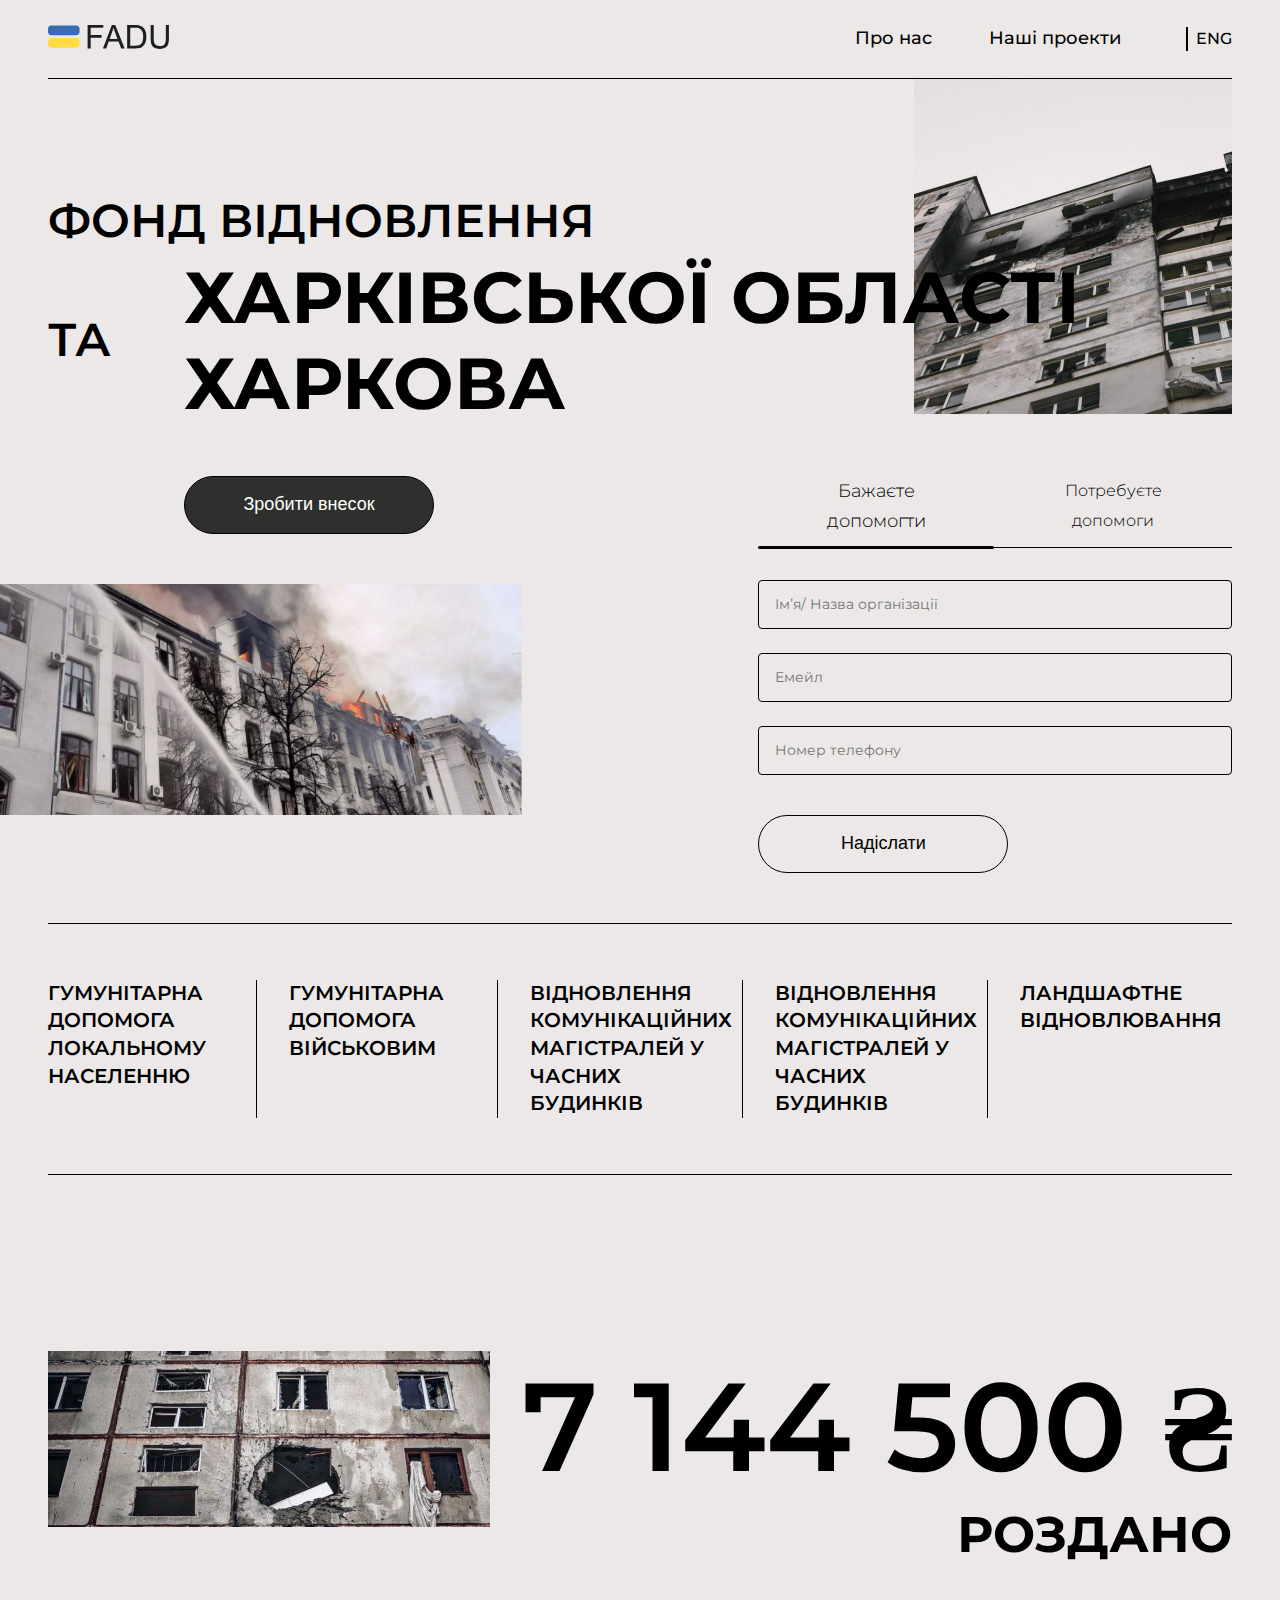
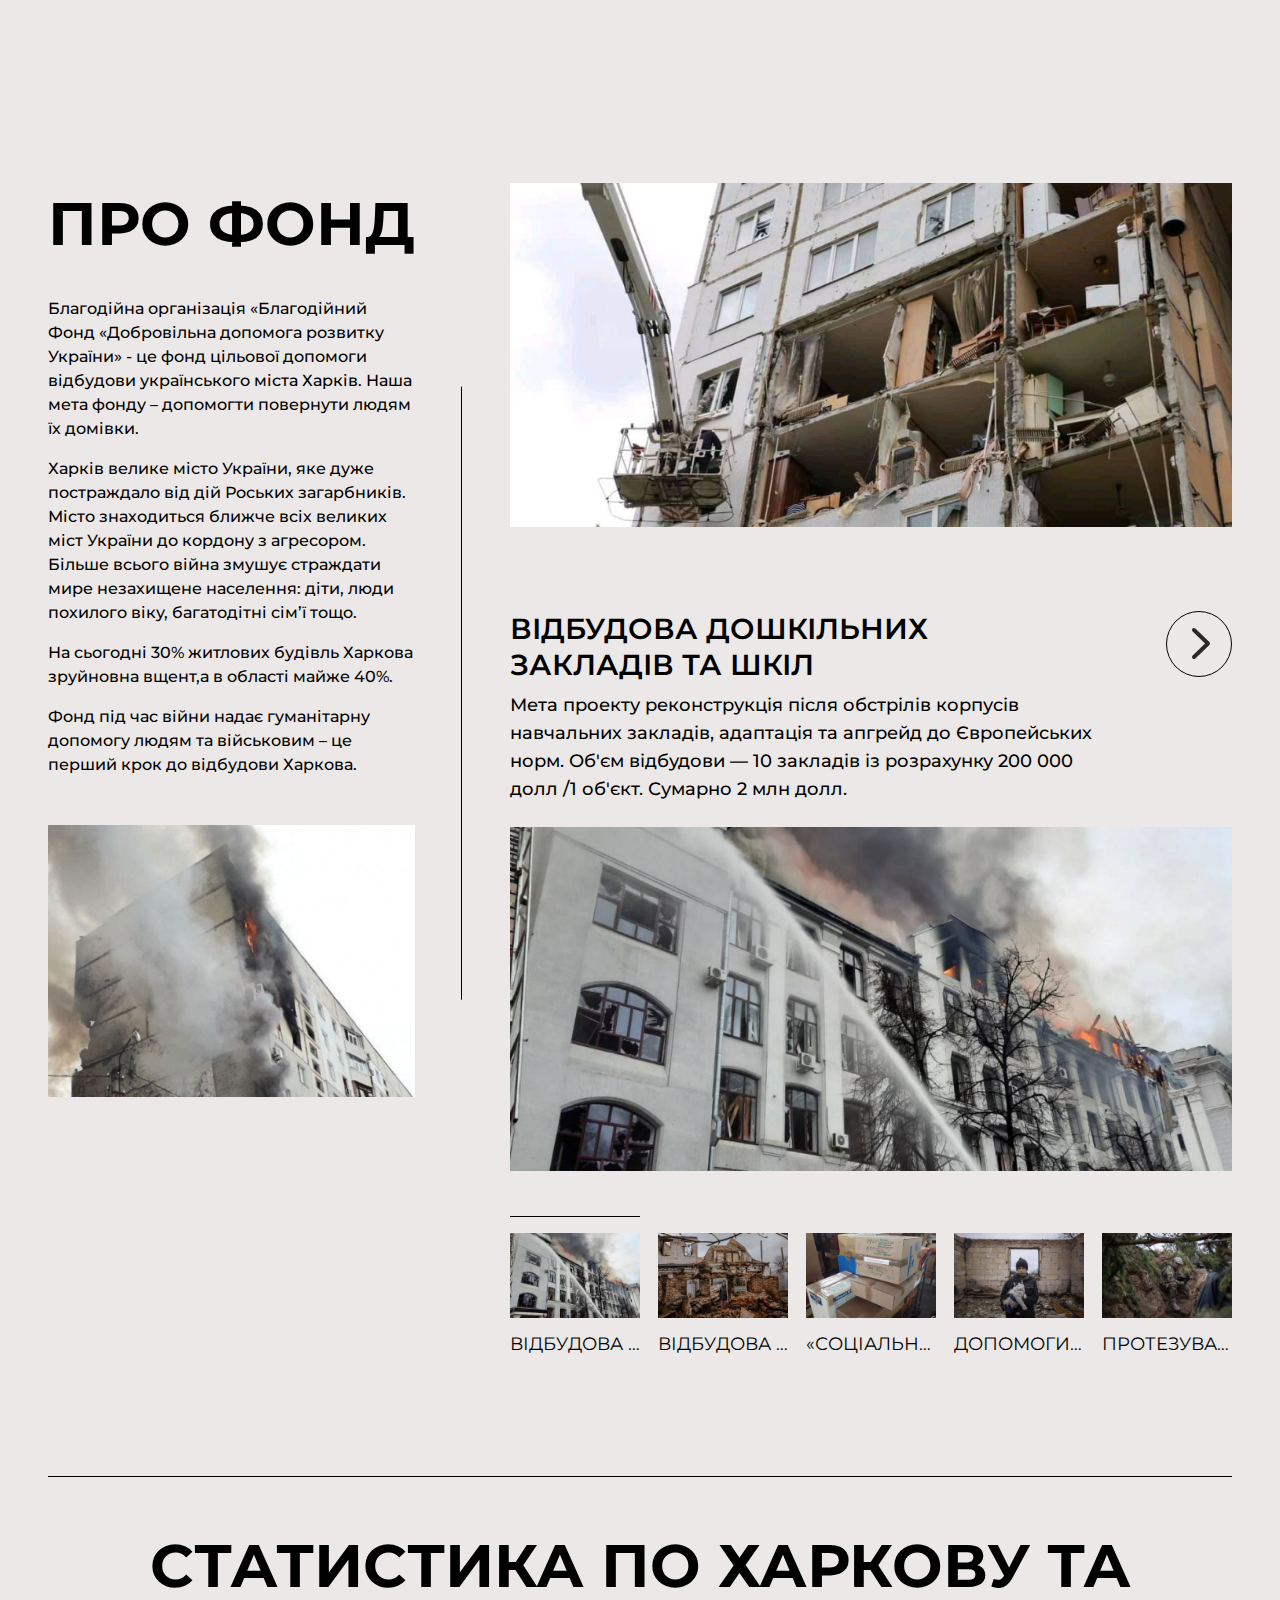
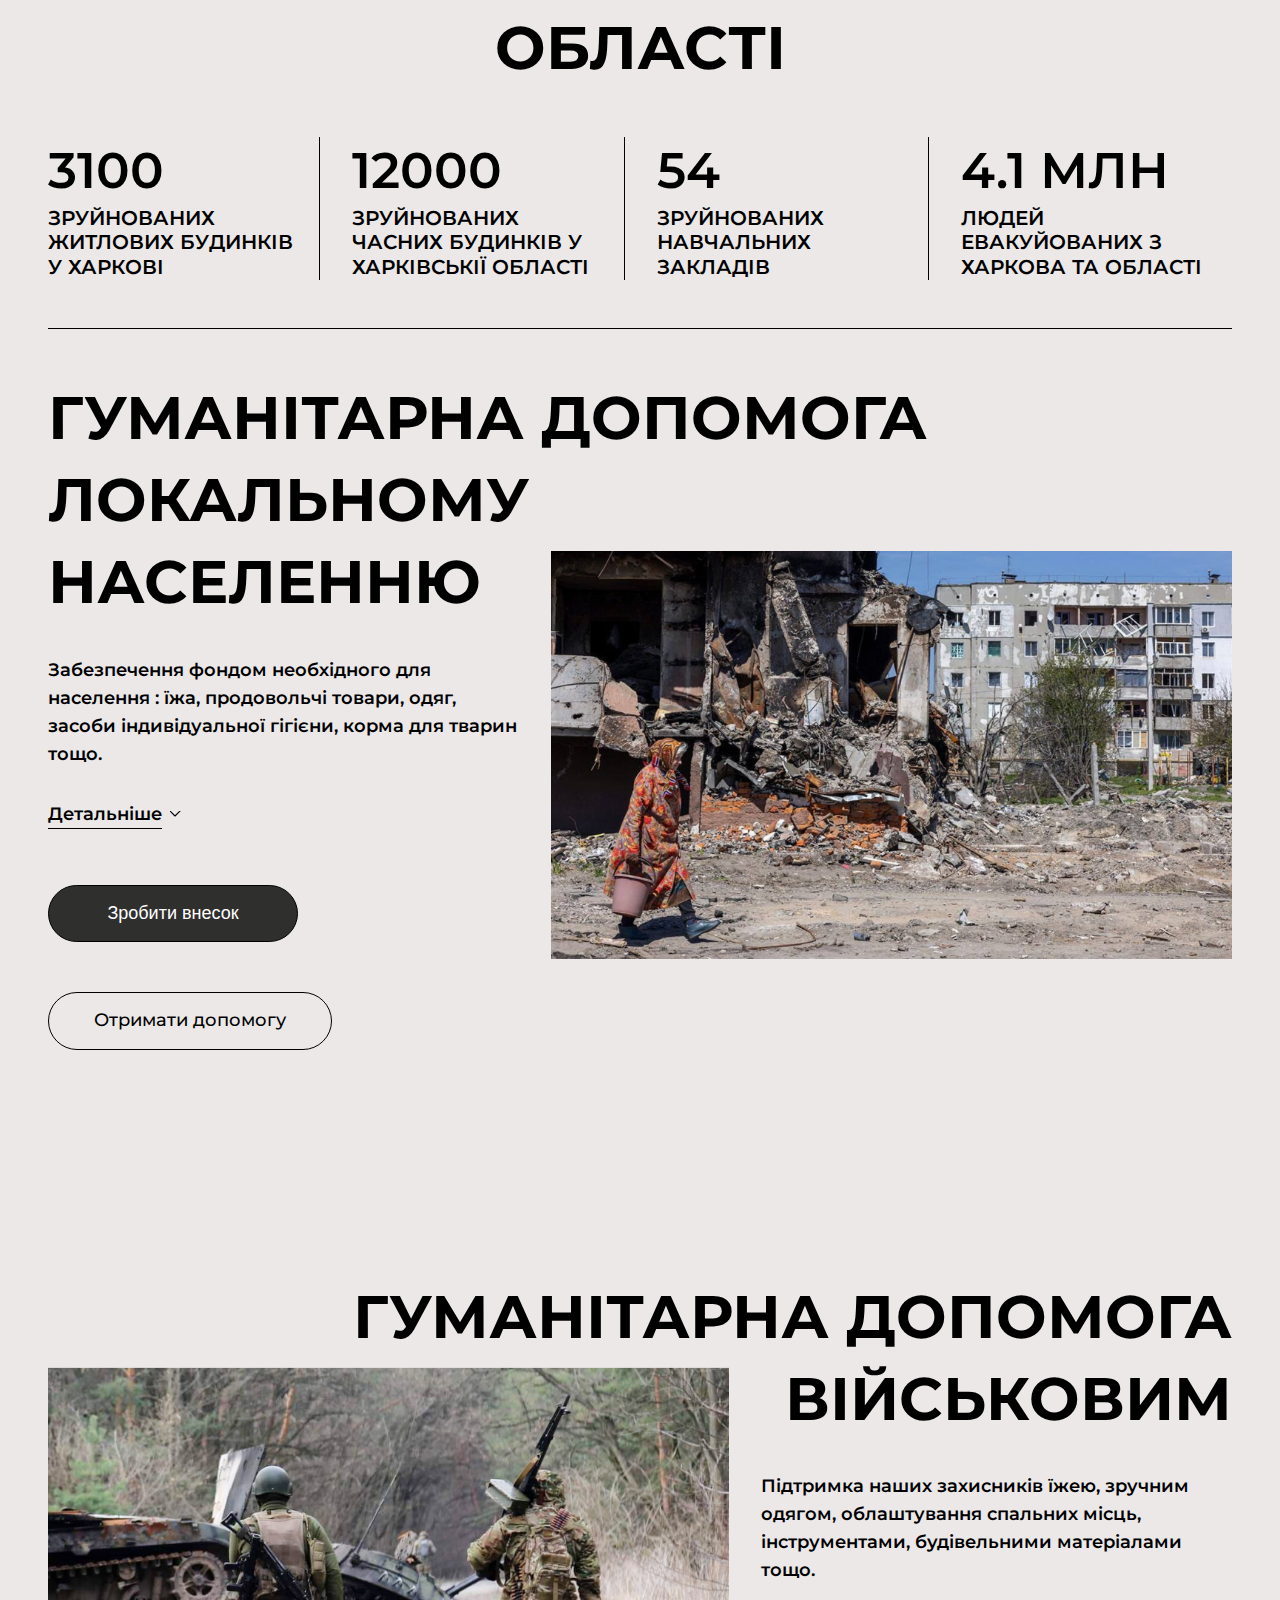
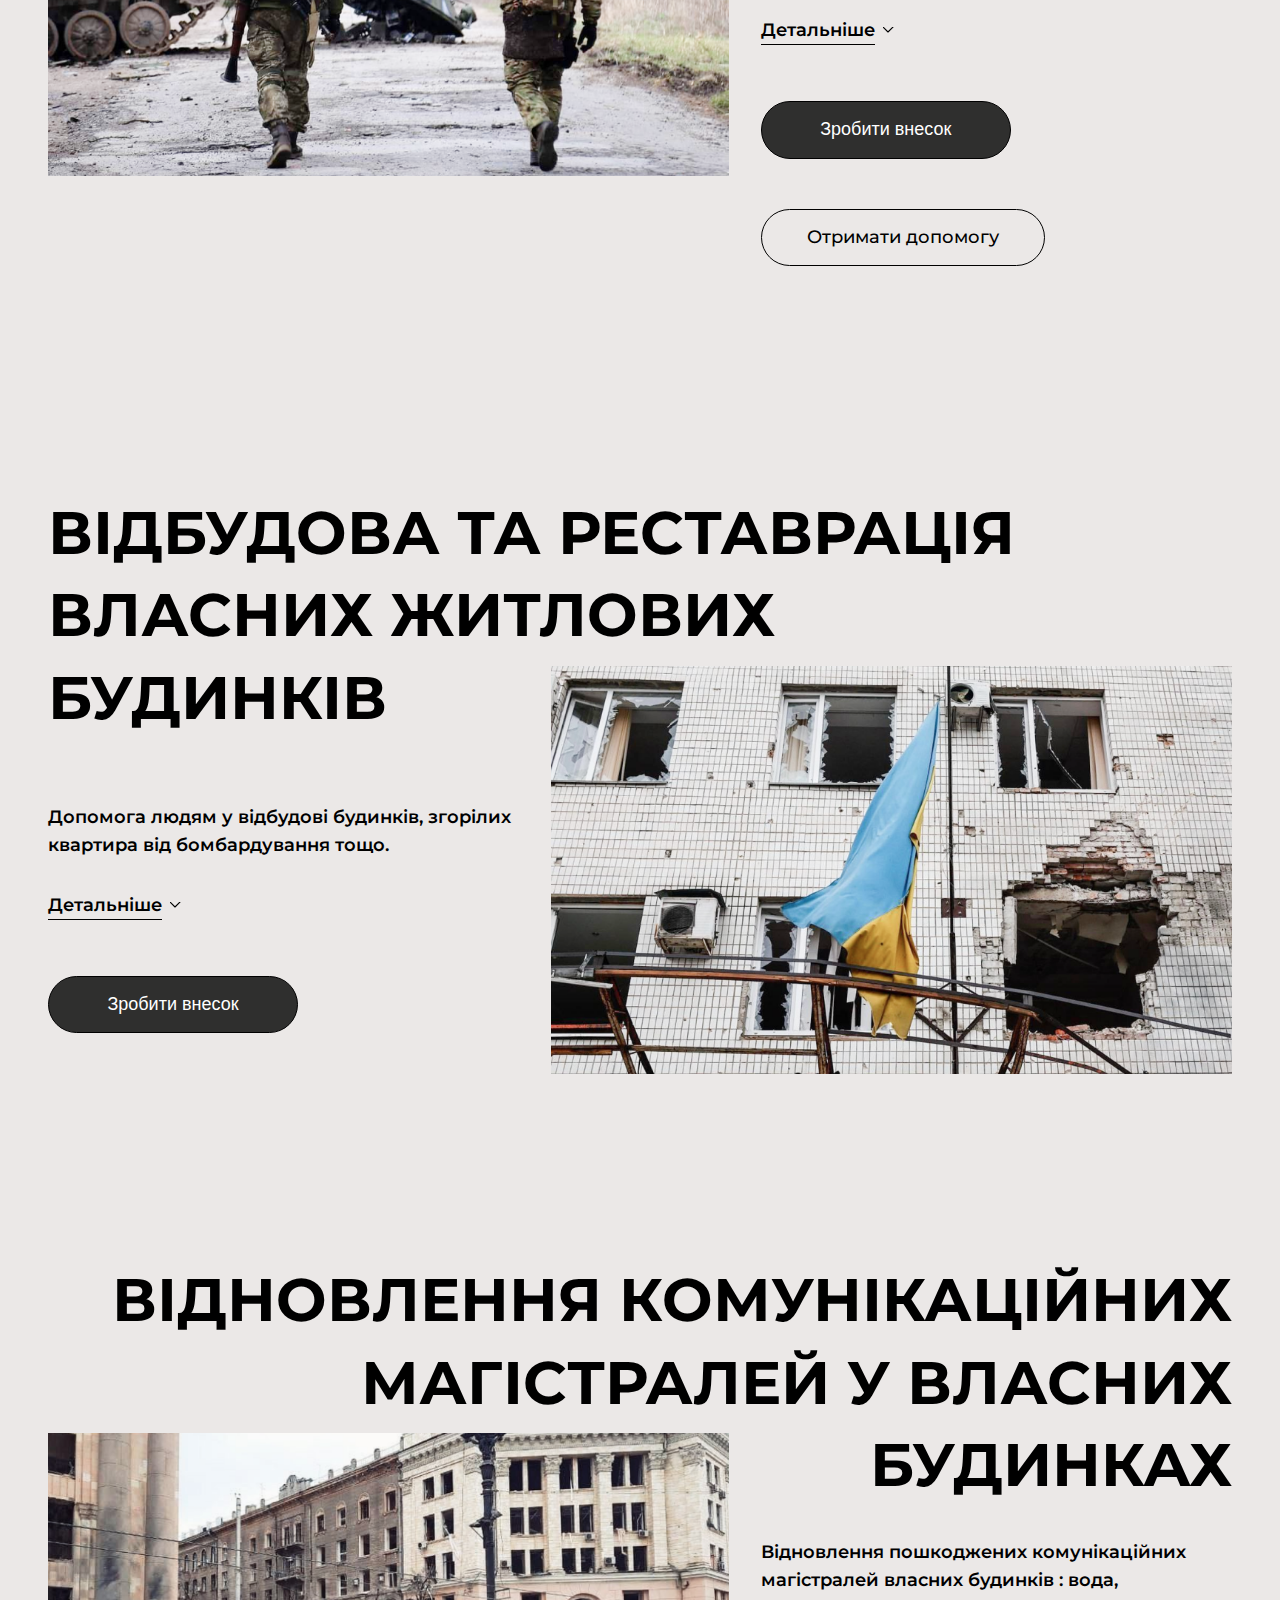
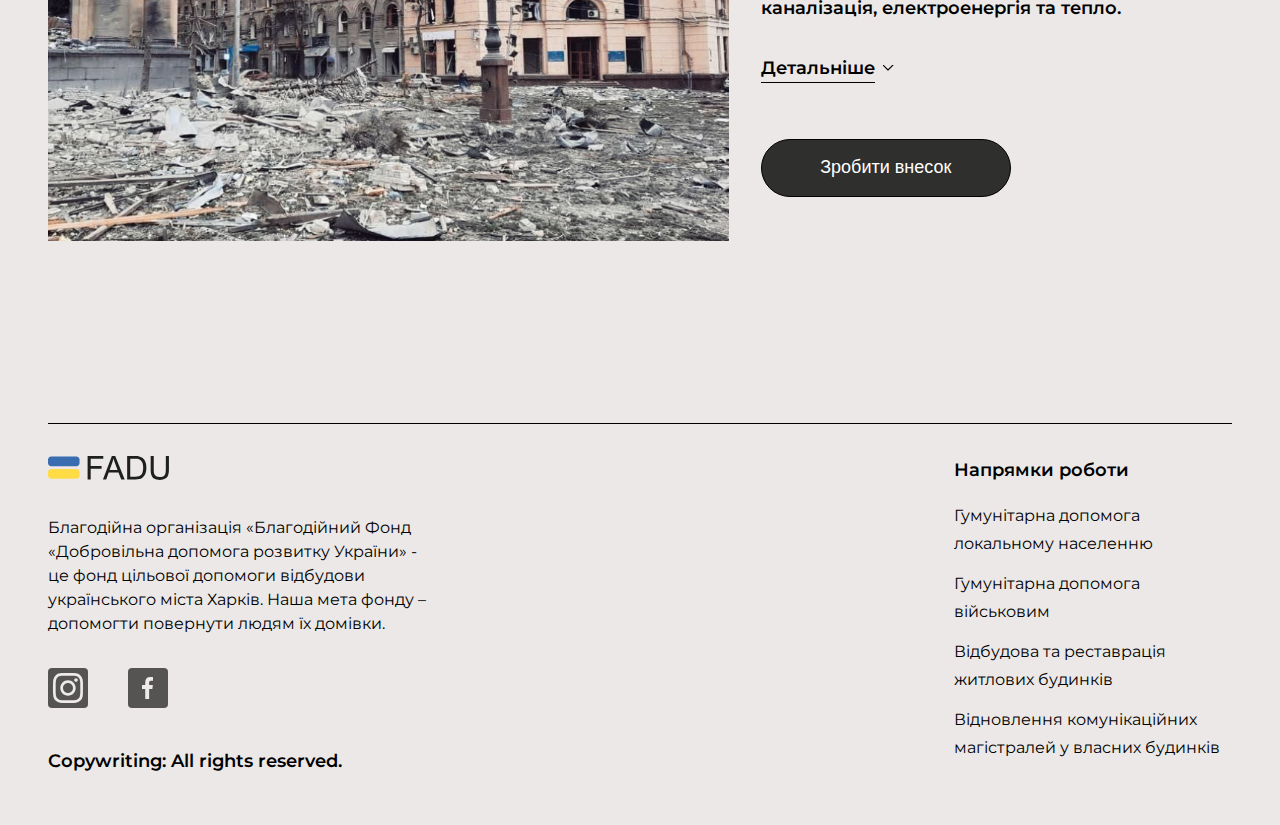
<file: index.html>
<!DOCTYPE html>
<html lang="en">

<head>
    <meta charset="UTF-8">
    <meta http-equiv="X-UA-Compatible" content="IE=edge">
    <meta name="viewport" content="width=device-width, initial-scale=1.0">
    <link rel="stylesheet" href="styles/reset.css">
    <link rel="stylesheet" href="styles/style.css">
    <title>FADU</title>
</head>

<body>

    <div class="container">
        <header class="header">
            <a href="./" class="logo">
                <img src="img/logo.svg" alt="">
            </a>
            <ul class="nav__box">
                <li class="nav__item">
                    <a href="./aboutus_ua.html" class="nav__link">Про нас</a>
                </li>
                <li class="nav__item">
                    <a href="./#tabs" class="nav__link">Наші проекти</a>
                </li>
                <li class="nav__item language">
                    <a href="./en" class="btn__lang">ENG</a>
                </li>
            </ul>
        </header>

        <div class="title__box">
            <h2 class="main__title">
                <span class="title__light">Фонд відновлення</span>
                <span class="title__bold">Харківської області</span>
                <span class="title__light none__line-height">та</hspan3>
                    <span class="title__bold">харкова</span>
            </h2>
        </div>
        <section class="help">
            <div class="help__flex">
                <div class="help__flex-container">
                    <button class="btn btn-black js-btn__modal">Зробити внесок</button>

                    <div class="help__img-container">
                        <img class="help__img" src="img/main-photo02.png" alt="">
                    </div>
                </div>
                <div class="form">
                    <form action="#" id="form" class="form__body">
                        <div class="choose">
                            <div class="choose-holder">
                                <input id="choose-can" type="radio" name="choose" class="choose-radio" checked="checked"
                                    value="can">
                                <label for="choose-can" class="btn__choose">Бажаєте допомогти</label>
                            </div>
                            <div class="choose-holder">
                                <input id="choose-need" type="radio" name="choose" class="choose-radio" value="need">
                                <label for="choose-need" class="btn__choose">Потребуєте допомоги</label>
                            </div>
                        </div>
                        <div class="input__data">
                            <input type="text" class="data__item _req" placeholder="Імʼя/ Назва організації" value=""
                                name="name">
                            <input type="email" name="email" class="data__item _req _email" placeholder="Емейл"
                                value="">
                            <input type="tel" class="data__item _req" name="tel" placeholder="Номер телефону" value="">
                        </div>
                        <input type="submit" class="btn" value="Надіслати">
                    </form>
                </div>
            </div>
        </section>

        <div class="content">
            <ul class="content__box">
                <li class="content__item">гумунітарна допомога локальному населенню</li>
                <li class="content__item">гумунітарна допомога військовим</li>
                <li class="content__item">відновлення комунікаційних магістралей у часних будинків</li>
                <li class="content__item">відновлення комунікаційних магістралей у часних будинків</li>
                <li class="content__item">ландшафтне відновлювання</li>
            </ul>
        </div>

        <div class="info">
            <div class="info__top">
                <div class="info__top-img">
                    <img class="top__img" src="img/main-photo03.png" alt="">
                </div>
                <div class="info__top-par">
                    <p class="par__bold">7 144 500 &#8372</p>
                    <p class="par__light">роздано</p>
                </div>
            </div>
            <div class="info__flex">
                <div class="info__left">
                    <h3 class="title">Про фонд</h3>
                    <div class="info__text">
                        <p class="info__text-par">Благодійна організація «Благодійний Фонд «Добровільна допомога
                            розвитку України» - це фонд
                            цільової допомоги відбудови українського міста Харків. Наша мета фонду – допомогти
                            повернути
                            людям їх домівки.</p>
                        <p class="info__text-par">Харків велике місто України, яке дуже постраждало від дій Роських
                            загарбників. Місто
                            знаходиться ближче всіх великих міст України до кордону з агресором. Більше всього війна
                            змушує страждати мире незахищене населення: діти, люди похилого віку, багатодітні сім’ї
                            тощо. </p>
                        <p class="info__text-par">На сьогодні 30% житлових будівль Харкова зруйновна вщент,а в
                            області
                            майже 40%.</p>
                        <p class="info__text-par">Фонд під час війни надає гуманітарну допомогу людям та військовим
                            – це
                            перший крок до
                            відбудови Харкова.</p>
                    </div>
                    <!--<button class="btn">Читати детальніше</button>-->

                    <div class="info__left-img">
                        <img class="left__img" src="img/main-photo05.png" alt="">
                    </div>
                </div>
                <div class="info__right">
                    <div class="info__right-img">
                        <img class="right__img" src="img/main-photo04.png" alt="">
                    </div>

                    <div id="tabs">
                        <div id="tabs-1">
                            <div class="tab-text">
                                <h3 class="tab-title">Відбудова Дошкільних закладів та Шкіл</h3>
                                <p>Мета проекту реконструкція після обстрілів корпусів навчальних закладів, адаптація та
                                    апгрейд до Європейських норм. Об'єм відбудови — 10 закладів із розрахунку 200 000
                                    долл /1 об'єкт. Сумарно 2 млн долл.</p>
                            </div>
                            <img src="img/img-tab01.png">
                        </div>
                        <div id="tabs-2">
                            <div class="tab-text">
                                <h3 class="tab-title">Відбудова Харкова та Харківської області</h3>
                                <p>Багатоповерхові будинки придатні для реконструкції. Об'єм відбудови — 100 будинків із
                                    розрахунку — від 85 000 долл /1 будинок. Сумарно 8,5 млн долл. </p>
                            </div>
                            <img src="img/img-tab02.png">
                        </div>
                        <div id="tabs-3">
                            <div class="tab-text">
                                <h3 class="tab-title">«Соціальний Одяг»</h3>
                                <p>Хоч на зараз підприємства зачинені, є готовність налагодити 3 повноцінних виробництва
                                    на території м Харкова, із можливістю задіяти біля 1500 людей у 3 зміни. Пошив одягу
                                    для соціальних працівників: лікарів, військових тощо</p>
                            </div>
                            <img src="img/img-tab03.png">
                        </div>
                        <div id="tabs-4">
                            <div class="tab-text">
                                <h3 class="tab-title">допомоги тваринам</h3>
                                <p>Мета проекту порятунок бездомних тварин. Об'єм забудови — 1 гуманітарний центр
                                    соціалізації та ветеринарної допомоги, адаптації до розселення по іншій території
                                    України та до країн Європи. </p>
                            </div>
                            <img src="img/img-tab04.png">
                        </div>
                        <div id="tabs-5">
                            <div class="tab-text">
                                <h3 class="tab-title">Протезування для ЗСУ та цивільних</h3>
                                <p>Зробити центр протезної реабілітаційної допомоги Військовим та громадському
                                    населенню, котрі втратили частини тіла під час війни. Ми хочемо надавати якісну
                                    послугу у вигляді протезування різноманітних частин тіла.</p>
                            </div>
                            <img src="img/img-tab05.png">
                        </div>
                        <button class="next">&gt;</button>
                        <ul>
                            <li><a href="#tabs-1">
                                    <img src="img/thumb01.png">
                                    <storng class="thumb-title">Відбудова Дошкільних закладів та Шкіл</storng>
                                </a></li>
                            <li><a href="#tabs-2">
                                    <img src="img/thumb02.png">
                                    <storng class="thumb-title">Відбудова Харкова та Харківської області</storng>
                                </a></li>
                            <li><a href="#tabs-3">
                                    <img src="img/thumb03.png">
                                    <storng class="thumb-title">«Соціальний Одяг»</storng>
                                </a></li>
                            <li><a href="#tabs-4">
                                    <img src="img/thumb04.png">
                                    <storng class="thumb-title">допомоги тваринам</storng>
                                </a></li>
                            <li><a href="#tabs-5">
                                    <img src="img/thumb05.png">
                                    <storng class="thumb-title">Протезування для ЗСУ та цивільних</storng>
                                </a></li>
                        </ul>
                    </div>
                </div>
            </div>

        </div>

        <section class="statistic">
            <h2 class="title__center title">статистика по харкову та області</h2>
            <ul class="statistic__box">
                <li class="statistic__item">
                    <span class="item__title">3100</span>
                    зруйнованих житлових будинків у Харкові
                </li>
                <li class="statistic__item">
                    <span class="item__title">12000</span>
                    зруйнованих часних будинків у Харківськії області
                </li>
                <li class="statistic__item">
                    <span class="item__title">54</span>
                    зруйнованих навчальних закладів
                </li>
                <li class="statistic__item">
                    <span class="item__title">4.1 млн</span>
                    людей евакуйованих з Харкова та області
                </li>
            </ul>
        </section>




        <section class="gum__help">
            <div class="gum__box">
                <h3 class="title">
                    Гуманітарна допомога локальному
                    <span class="gum__t">населенню</span>
                </h3>
                <div class="gum__flex">
                    <div class="gum__text-box">
                        <div class="gum__text gum__text-left">
                            <p class="gum__text-bold">Забезпечення фондом необхідного для населення : їжа,
                                продовольчі товари, одяг, засоби індивідуальної гігієни, корма для тварин тощо.</p>
                            <div class="hide__box">
                                <span class="gum__text-bold show__more">Детальніше</span>
                                <div class="hide__text">
                                    <p class="gum__text-regular">Основне завдання гуманітарного напрямку допомоги Фонду
                                        - є
                                        покращення стану гуманітарного забезпечення населення Харкова та Харківської
                                        області.</p>
                                    <p class="gum__text-regular">Гуманітарну допомогу фонду можна отримати шляхом
                                        заповнення
                                        анкети « Гуманітарна потреба для населення». Ми надаємо гуманітарну допомогу за
                                        напрямками : їжа, продовольчі товари, одяг, корма для тварин, лікарські
                                        препарати,
                                        продукти для дітей та малюків. </p>
                                    <p class="gum__text-regular">Ми працюємо над розширенням допомоги від фонду, щоб
                                        можна
                                        було допомогти як найбільшому кількостю населення, але ми залежні від грошового
                                        та
                                        товарного постачання.</p>
                                    <p class="gum__text-regular">Дуже просимо підходити до допомоги з зрозумінням, ми
                                        намагаємось робити добрі справи за можливостями.</p>
                                </div>
                            </div>
                            <div class="btn__box">
                                <button class="btn btn-black js-btn__modal">Зробити внесок</button>
                                <a href="#form" class="btn">Отримати допомогу</a>
                            </div>
                        </div>
                    </div>
                    <div class="img__box">
                        <img src="img/main-photo06.png" alt="" class="content__img">
                    </div>
                </div>
            </div>


            <div class="gum__box">
                <h2 class="title title__right">Гуманітарна допомога <span class="gum__t">військовим</span></h2>
                <div class="gum__flex">
                    <div class="img__box">
                        <img src="img/main-photo07.png" alt="" class="content__img">
                    </div>
                    <div class="gum__text-box">
                        <div class="gum__text gum__text-right">
                            <p class="gum__text-bold">Підтримка наших захисників їжею, зручним одягом, облаштування
                                спальних місць, інструментами, будівельними матеріалами тощо.</p>
                            <div class="hide__box">
                                <span class="gum__text-bold show__more">Детальніше</span>
                                <div class="hide__text">
                                    <p class="gum__text-regular">Військові України – це гордість нації. Ми вважаємо за
                                        необхідне підтримувати наших захисників, роблячи більш комфортнішими умови
                                        їхнього
                                        перебування на фронті.</p>
                                    <p class="gum__text-regular">Ми надаємо гуманітарну допомогу за напрямками :
                                        продукти
                                        харчування, продовольчі товари, одяг, амуніція, будівельні матеріали,
                                        інструменти (
                                        лопати, ручні пили, сокири тощо), спальні місця тощо. </p>
                                    <p class="gum__text-regular">Гуманітарну допомогу фонду можна отримати шляхом
                                        заповнення
                                        анкети « Гуманітарна потреба для військових», або зателефонувати за номером
                                        телефону, щоб більш детальніше дізнатись про можливості допомоги фонду. </p>
                                </div>
                            </div>
                            <div class="btn__box">
                                <button class="btn btn-black js-btn__modal">Зробити внесок</button>
                                <a href="#form" class="btn">Отримати допомогу</a>
                            </div>
                        </div>
                    </div>
                </div>

            </div>

            <div class="gum__box">
                <h2 class="title">Відбудова та реставрація власних житлових
                    <span class="gum__t">будинків</span>
                </h2>
                <div class="gum__flex">
                    <div class="gum__text-box text-box__left">
                        <div class="gum__text gum__text-left">
                            <p class="gum__text-bold">Допомога людям у відбудові будинків, згорілих квартира від
                                бомбардування тощо.</p>
                            <div class="hide__box">
                                <span class="gum__text-bold show__more">Детальніше</span>
                                <div class="hide__text">
                                    <p class="gum__text-regular">Відбудувати Харків та Харківську область – це основна
                                        мета
                                        нашої роботи фонду. Харків – це одне з надвеликих міст, котре знаходиться ближче
                                        від
                                        усіх міст України до кордонів агресора. Дуже постраждало саме місто, а
                                        Харківська
                                        область ще більше - там досі ідуть жорстокі бої за визволення України. Ми
                                        ретельно
                                        підходимо до дослідження руйнування міста та селищ, щоб максимально ефективно
                                        розробити план по відбудові та реставрації зруйнованих будівель.</p>
                                    <p class="gum__text-regular">«Харків Розквітне» це власне назва проекту фонду по
                                        відбудові Харкова та області.</p>

                                    <ul class="gum__text-regular">
                                        Допомога фонду по проекту відбудування та реставрації полягає :
                                        <li>- часткової або повної відбудови зруйнованої будівлі</li>
                                        <li>- полагодження кровель</li>
                                        <li>- реставрації фасадів будівель</li>
                                        <li>- розбір завалів</li>
                                        <li>- ремонтні роботи </li>
                                        <li>- відновлення комунікаційних магістралей : вода, каналізація, електроенергія
                                            та
                                            тепло. </li>
                                    </ul>
                                    <p class="gum__text-regular">Відбудову Харкова та Харківської області буде
                                        проводитись
                                        після закінчення війни.</p>
                                </div>
                            </div>
                            <div class="btn__box">
                                <button class="btn btn-black js-btn__modal">Зробити внесок</button>
                            </div>
                        </div>
                    </div>
                    <div class="img__box">
                        <img src="img/main-photo08.png" alt="" class="content__img">
                    </div>
                </div>

            </div>



            <div class="gum__box">
                <h2 class="title title__right">Відновлення комунікаційних магістралей у власних <span
                        class="gum__t">будинках</span></h2>
                <div class="gum__flex">
                    <div class="img__box">
                        <img src="img/main-photo09.png" alt="" class="content__img">
                    </div>
                    <div class="gum__text-box">
                        <div class="gum__text gum__text-right">
                            <p class="gum__text-bold">Відновлення пошкоджених комунікаційних магістралей власних
                                будинків : вода, каналізація, електроенергія та тепло.</p>
                            <div class="hide__box">
                                <span class="gum__text-bold show__more">Детальніше</span>
                                <div class="hide__text">
                                    <p class="gum__text-regular">Відбудувати Харків та Харківську область – це основна
                                        мета
                                        нашої роботи фонду. Харків – це одне з надвеликих міст, котре знаходиться ближче
                                        від
                                        усіх міст України до кордонів агресора. Дуже постраждало саме місто, а
                                        Харківська
                                        область ще більше - там досі ідуть жорстокі бої за визволення України. Ми
                                        ретельно
                                        підходимо до дослідження руйнування міста та селищ, щоб максимально ефективно
                                        розробити план по відбудові та реставрації зруйнованих будівель.</p>
                                    <p class="gum__text-regular">«Харків Розквітне» це власне назва проекту фонду по
                                        відбудові Харкова та області.</p>

                                    <ul class="gum__text-regular">
                                        Допомога фонду по проекту відбудування та реставрації полягає :
                                        <li>- часткової або повної відбудови зруйнованої будівлі</li>
                                        <li>- полагодження кровель</li>
                                        <li>- реставрації фасадів будівель</li>
                                        <li>- розбір завалів</li>
                                        <li>- ремонтні роботи </li>
                                        <li>- відновлення комунікаційних магістралей : вода, каналізація, електроенергія
                                            та
                                            тепло. </li>
                                    </ul>
                                    <p class="gum__text-regular">Відбудову Харкова та Харківської області буде
                                        проводитись
                                        після закінчення війни.</p>
                                </div>
                            </div>
                            <div class="btn__box">
                                <button class="btn btn-black js-btn__modal">Зробити внесок</button>
                            </div>
                        </div>
                    </div>
                </div>
            </div>
        </section>


        <footer class="footer">
            <div class="social__media">
                <a href="./" class="logo">
                    <img src="img/logo.svg" alt="">
                </a>
                <p class="foot__p">Благодійна організація «Благодійний Фонд «Добровільна допомога розвитку України» - це
                    фонд цільової допомоги відбудови українського міста Харків. Наша мета фонду – допомогти повернути
                    людям їх домівки.</p>
                <ul class="foot__list">
                    <li class="foot__list-item">
                        <a class="social__link" href="https://www.instagram.com/fadu_official_ua/" target="_blank">
                            <img src="img/instagram.svg" alt="">
                        </a>
                    </li>
                    <li class="foot__list-item">
                        <a class="social__link" href="https://www.facebook.com/FreewillAidDevelopmentofUkraine"
                            target="_blank">
                            <img src="img/fb.svg" alt="">
                        </a>
                    </li>
                </ul>
                <p class="info__box-title">Copywriting: All rights reserved.</p>
            </div>
            <div class="footer__info">
                <h3 class="info__box-title">Напрямки роботи</h3>
                <p class="info__box-text">Гумунітарна допомога локальному населенню</p>
                <p class="info__box-text">Гумунітарна допомога військовим</p>
                <p class="info__box-text">Відбудова та реставрація житлових будинків</p>
                <p class="info__box-text">Відновлення комунікаційних магістралей у власних будинків</p>
            </div>
        </footer>



    </div>


    <div class="popup__none">
        <div class="popup__window">
            <div class="popup__head">
                <h4 class="popup__title">Зробити внесок</h4>
                <button class="btn__close"><img src="img/btn__close.svg" alt=""></button>
            </div>
            <div class="popup__box">
                <div class="popup__item">
                    <input id="choose__uah" type="radio" name="choose" class="choose-radio" checked="checked"
                        value="uah">
                    <label for="choose__uah" class="btn__choose">У гривнях</label>
                    <div class="popup__content">
                        <div class="content__part">
                            <h4 class="bold">АТ «ОТП Банк»</h4>
                            <p class="regular">Реквизити фонду: <span class="data" id="p1">5375411402746387</span>
                                <button class="btn__copy" onclick="copyToClipboard('#p1')"><img src="img/btn__copy.svg"
                                        alt=""></button>
                            </p>
                            <p class="regular">Код Одержувача: 44760805</p>
                            <p class="regular">МФО: 300528</p>
                            <p class="regular">Отримувач: БЛАГОДІЙНА ОРГАНІЗАЦІЯ «БЛАГОДІЙНИЙ ФОНД «ДОБРОВІЛЬНА ДОПОМОГА
                                РОЗВИТКУ УКРАЇНИ» </p>
                        </div>
                        <div class="content__part">
                            <h4 class="bold">Монобанк</h4>
                            <p class="regular">Реквизити: <span class="data" id="p2">5375411402746387</span> <button
                                    class="btn__copy" onclick="copyToClipboard('#p2')"><img src="img/btn__copy.svg"
                                        alt=""></button></p>
                            <p class="regular">Отримувач: Камишов Олександр</p>
                        </div>
                    </div>
                </div>
                <div class="popup__item">
                    <input id="choose__usd" type="radio" name="choose" class="choose-radio" value="usd">
                    <label for="choose__usd" class="btn__choose">У валюті</label>
                    <div class="popup__content">
                        <div class="content__part">
                            <h4 class="bold">OTP BANK JSC</h4>
                            <p class="regular">Currencies: USD, EUR, JPY, PLN, CAD, RUB, GBP, CZK, SEK, CHF, HUF</p>
                            <p class="regular">Account: <span class="data data-small"
                                    id="p3">UA743005280000026001000021648</span>
                                <button class="btn__copy" onclick="copyToClipboard('#p3')"><img src="img/btn__copy.svg"
                                        alt=""></button>
                            </p>
                            <p class="regular">SWIFT code: OTPVUAUK</p>
                            <p class="regular">Beneﬁciary: СО «CF «FADU»</p>
                        </div>
                        <div class="content__part">
                            <h4 class="bold">Монобанк</h4>
                            <p class="regular">Currencies: USD</p>
                            <p class="regular">Account: <span class="data data-small"
                                    id="p4">UA043052990000026203870160442</span>
                                <button class="btn__copy" onclick="copyToClipboard('#p4')"><img src="img/btn__copy.svg"
                                        alt=""></button>
                            </p>
                            <p class="regular">SWIFT code: CHASUS33</p>
                            <p class="regular">Beneﬁciary: KAMYSHOV OLEKSANDR</p>
                        </div>
                    </div>
                </div>
                <div class="popup__item">
                    <input id="choose__crypto" type="radio" name="choose" class="choose-radio" value="crypto">
                    <label for="choose__crypto" class="btn__choose">У криптовалюті</label>
                    <div class="popup__content">
                        <div class="popup__content-row">
                            <div class="popup__content-column">
                                <h4 class="bold">BUSD</h4>
                                <div class="qr__container">
                                    <img src="img/83e4deb8-0a86-45f9-94ed-14719ba18639.png" alt="" class="qr__img">
                                </div>
                                <p class="cript">BUSD Адреса для поповнень: <span class="data data-small"
                                        id="p5">0xccc1453839dd29c5d2cacae974d3683dc01f34b</span> <button
                                        class="btn__copy" onclick="copyToClipboard('#p5')"><img src="img/btn__copy.svg"
                                            alt=""></button></p>
                                <p class="regular">Мережа: BNB Smart Chain (BEP20)</p>
                                <p class="regular">Гаманець: Спотовий гаманець</p>
                                <p class="regular">Минимальна сума переказу: 0,00000001 BUSD</p>
                            </div>
                            <div class="popup__content-column">
                                <h4 class="bold">USDT</h4>
                                <div class="qr__container">
                                    <img src="img/83e4deb8-0a86-45f9-94ed-14719ba18639.png" alt="" class="qr__img">
                                </div>
                                <p class="cript">BUSD Адреса для поповнень: <span class="data data-small"
                                        id="p5">0xccc1453839dd29c5d2cacae974d3683dc01f34b</span> <button
                                        class="btn__copy" onclick="copyToClipboard('#p5')"><img src="img/btn__copy.svg"
                                            alt=""></button></p>
                                <p class="regular">Мережа: BNB Smart Chain (BEP20)</p>
                                <p class="regular">Гаманець: Спотовий гаманець</p>
                                <p class="regular">Минимальна сума переказу: 0,00000001 BUSD</p>
                            </div>
                            <div class="popup__content-column">
                                <h4 class="bold">BTS</h4>
                                <div class="qr__container">
                                    <img src="img/83e4deb8-0a86-45f9-94ed-14719ba18639.png" alt="" class="qr__img">
                                </div>
                                <p class="cript">BUSD Адреса для поповнень: <span class="data data-small"
                                        id="p5">0xccc1453839dd29c5d2cacae974d3683dc01f34b</span> <button
                                        class="btn__copy" onclick="copyToClipboard('#p5')"><img src="img/btn__copy.svg"
                                            alt=""></button></p>
                                <p class="regular">Мережа: BNB Smart Chain (BEP20)</p>
                                <p class="regular">Гаманець: Спотовий гаманець</p>
                                <p class="regular">Минимальна сума переказу: 0,00000001 BUSD</p>
                            </div>
                        </div>
                    </div>
                </div>
            </div>
        </div>
    </div>


<div class="pop__copy">
    <div class="word__box">
        Скопійовано
    </div>
</div>

    <script src="js/form.js"></script>
    <script src="js/script.js"></script>
    <script src="js/jquery-1.12.4.min.js"></script>
    <script src="js/jquery-ui.min.js"></script>
    <script src="js/jquery-ui.tabs.neighbors.js"></script>
    <script>
        $(function () {
            $('#tabs').tabs({
                neighbors: {
                    prev: $('button.prev'),
                    next: $('button.next')
                }
            });
        });
    </script>
</body>

</html>
</file>
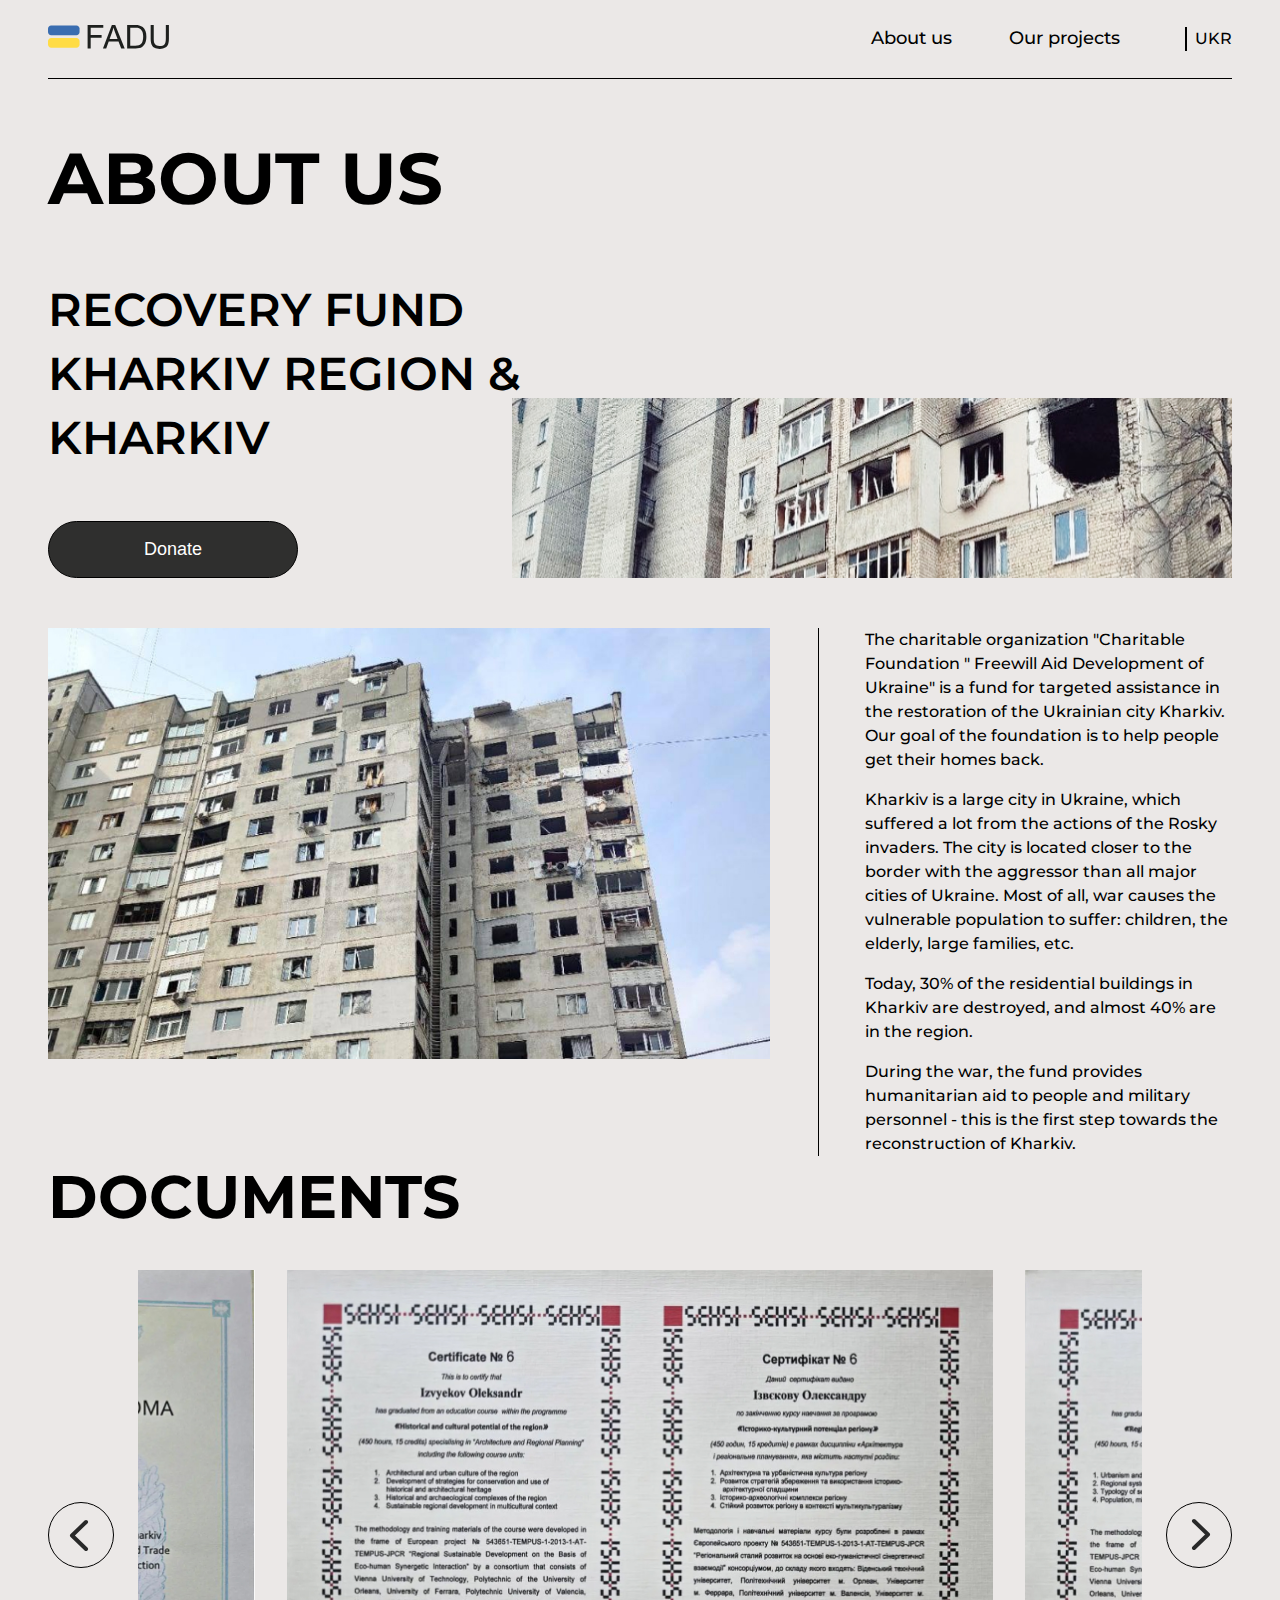
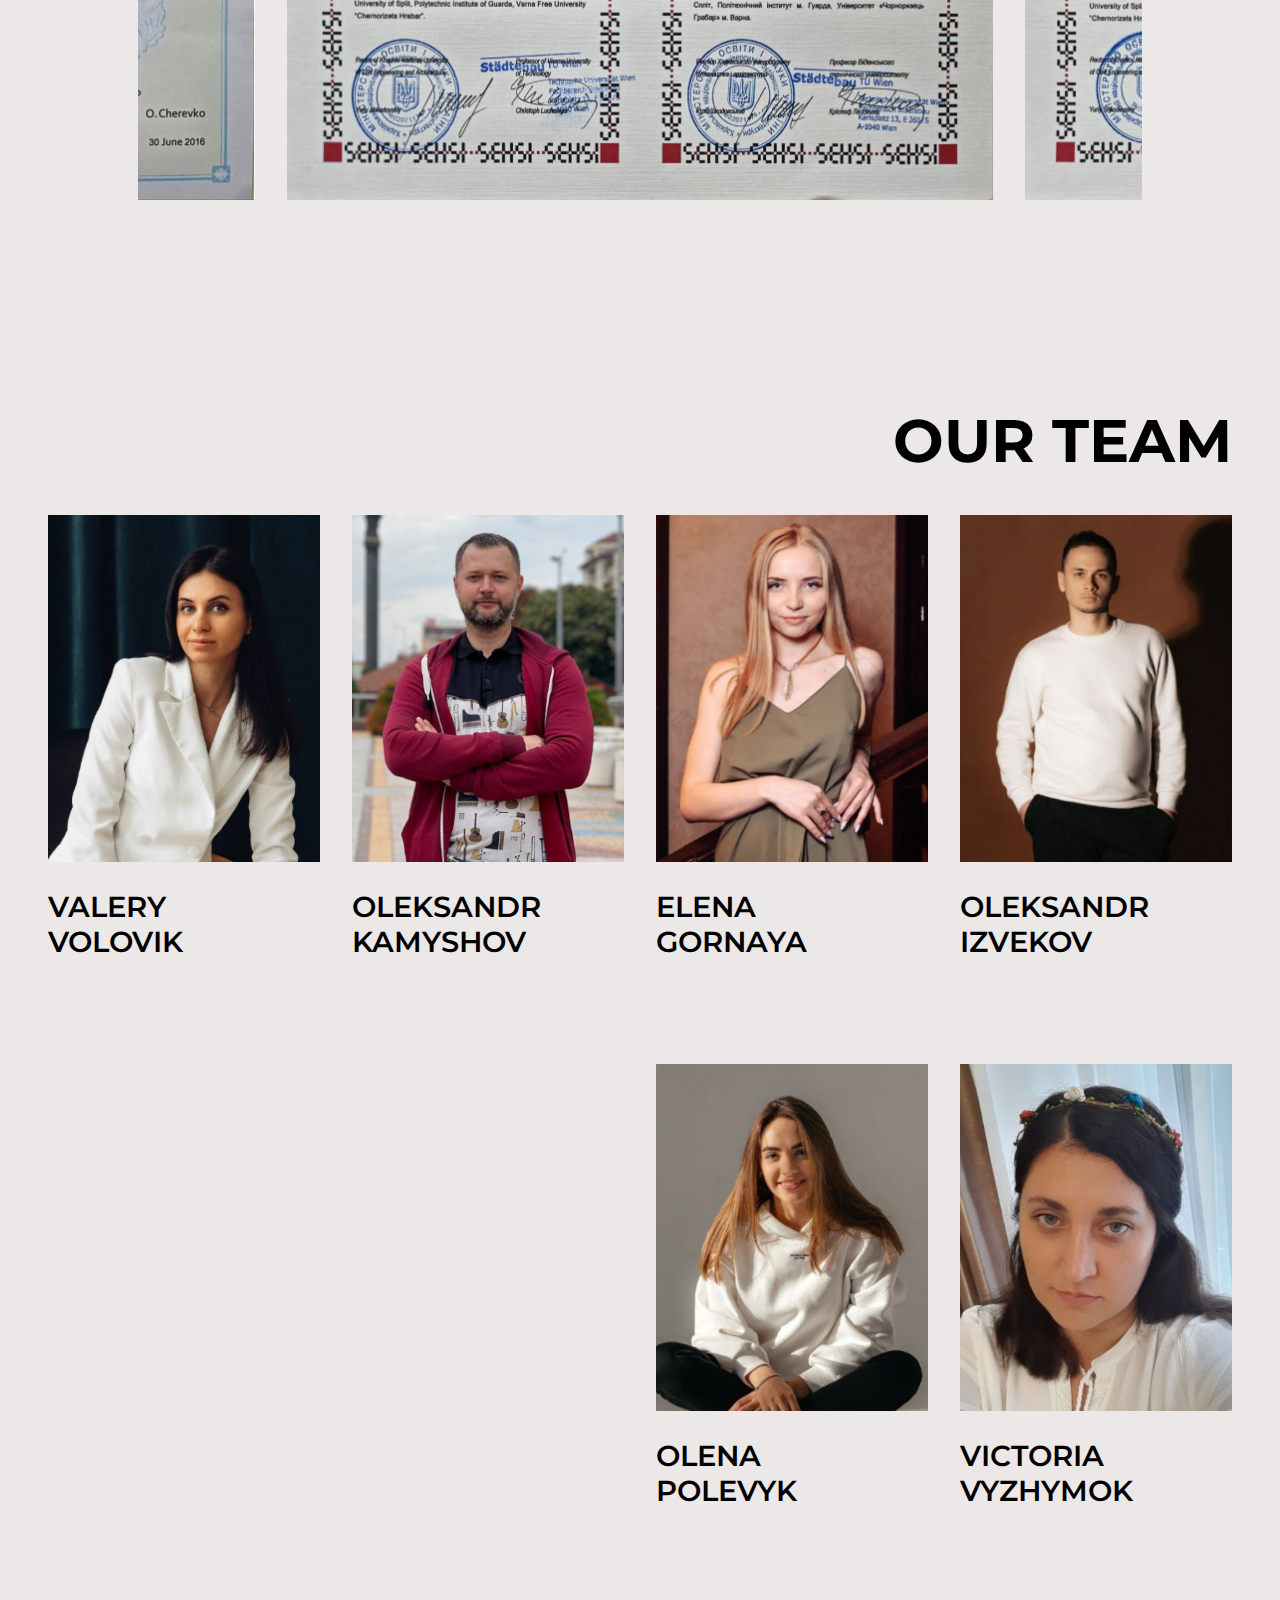
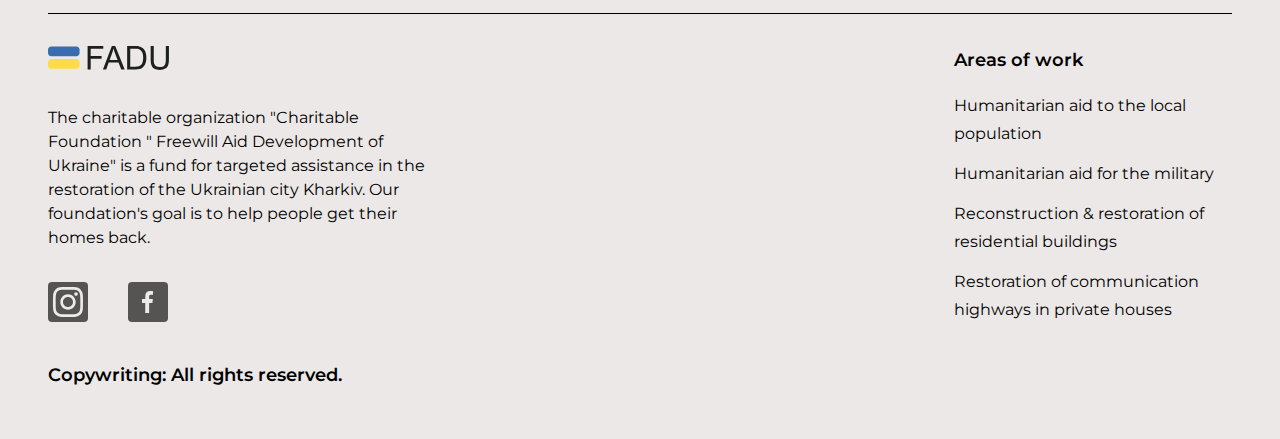
<file: aboutus_en.html>
<!DOCTYPE html>
<html lang="en">

<head>
    <meta charset="UTF-8">
    <meta http-equiv="X-UA-Compatible" content="IE=edge">
    <meta name="viewport" content="width=device-width, initial-scale=1.0">
    <link rel="stylesheet" href="styles/reset.css">
    <link rel="stylesheet" href="styles/style.css">
    <link rel="stylesheet" type="text/css" href="slick/slick.css" />
    <title>Document</title>
</head>

<body>
    <div class="container">
        <header class="header">
            <a href="./en" class="logo">
                <img src="img/logo.svg" alt="">
            </a>
            <ul class="nav__box">
                <li class="nav__item">
                    <a href="./aboutus_en.html" class="nav__link">About us</a>
                </li>
                <li class="nav__item">
                    <a href="./en/#tabs" class="nav__link">Our projects</a>
                </li>
                <li class="nav__item language">
                    <a href="./" class="btn__lang">UKR</a>
                </li>
            </ul>
        </header>


        <h2 class="title__bold title__about">About us</h2>

        <div class="title__box about__us">
            <div class="title__img">
                <img src="img/about_bg.jpg" alt="" class="img__bg">
            </div>
            <h2 class="main__title">
                <span class="title__light">Recovery Fund</span>
                <span class="title__light">Kharkiv region &</span>
                <span class="title__light">Kharkiv</span>
            </h2>
            <button class="btn btn-black js-btn__modal">Donate</button>

        </div>


        <div class="info__flex">
            <div class="info__right">
                <div class="info__right-img">
                    <img class="right__img" src="img/about3.jpg" alt="">
                </div>
            </div>
            <div class="info__left left__about">
                <p class="info__text-par">
                    The charitable organization "Charitable Foundation " Freewill Aid Development of Ukraine" is a fund
                    for targeted assistance in the restoration of the Ukrainian city Kharkiv. Our goal of the foundation
                    is to help people get their homes back.
                </p>
                <p class="info__text-par">
                    Kharkiv is a large city in Ukraine, which suffered a lot from the actions of the Rosky invaders. The
                    city is located closer to the border with the aggressor than all major cities of Ukraine. Most of
                    all, war causes the vulnerable population to suffer: children, the elderly, large families, etc.
                </p>
                <p class="info__text-par">
                    Today, 30% of the residential buildings in Kharkiv are destroyed, and almost 40% are in the region.
                </p>
                <p class="info__text-par">
                    During the war, the fund provides humanitarian aid to people and military personnel - this is the
                    first step towards the reconstruction of Kharkiv.
                </p>
            </div>
        </div>


        <section class="documents">
            <h2 class="title">Documents</h2>
            <div class="slider__box">
                <div>
                    <div class="slider__img-box">
                        <img src="img/slider/img1.jpg" class="slider__img" alt="">
                    </div>
                </div>
                <div>
                    <div class="slider__img-box">
                        <img src="img/slider/img2.jpg" class="slider__img" alt="">
                    </div>
                </div>
                <div>
                    <div class="slider__img-box">
                        <img src="img/slider/img3.jpg" class="slider__img" alt="">
                    </div>
                </div>
                <div>
                    <div class="slider__img-box">
                        <img src="img/slider/img4.jpg" class="slider__img" alt="">
                    </div>
                </div>
                <div>
                    <div class="slider__img-box">
                        <img src="img/slider/img5.jpg" class="slider__img" alt="">
                    </div>
                </div>
            </div>
        </section>

        <section class="our__team">
            <h2 class="title title__right">our team</h2>
            <div class="gallery">
                <div class="gallery__item">
                    <div class="gallery__img-box">
                        <img src="img/team/photo1.jpg" class="gallery__img" alt="">
                    </div>
                    <p class="gallery__text"><span>Valery</span> <span>Volovik</span></p>
                </div>
                <div class="gallery__item">
                    <div class="gallery__img-box">
                        <img src="img/team/photo2.jpg" class="gallery__img" alt="">
                    </div>
                    <p class="gallery__text"><span>Oleksandr</span><span>Kamyshov</span></p>
                </div>
                <div class="gallery__item">
                    <div class="gallery__img-box">
                        <img src="img/team/photo3.jpg" class="gallery__img" alt="">
                    </div>
                    <p class="gallery__text"><span>Elena</span> <span>Gornaya</span></p>
                </div>
                <div class="gallery__item">
                    <div class="gallery__img-box">
                        <img src="img/team/photo4.jpg" class="gallery__img" alt="">
                    </div>
                    <p class="gallery__text"><span>Oleksandr</span> <span>Izvekov</span></p>
                </div>
                <div class="gallery__item">
                    <div class="gallery__img-box">
                        <img src="img/team/photo5.jpg" class="gallery__img" alt="">
                    </div>
                    <p class="gallery__text"><span>Olena</span> <span>Polevyk</span></p>
                </div>
                <div class="gallery__item">
                    <div class="gallery__img-box">
                        <img src="img/team/photo6.jpg" class="gallery__img" alt="">
                    </div>
                    <p class="gallery__text"><span>Victoria</span> <span>Vyzhymok</span> </p>
                </div>
            </div>
        </section>
        <footer class="footer">
            <div class="social__media">
                <a href="./en" class="logo">
                    <img src="img/logo.svg" alt="">
                </a>
                <p class="foot__p">The charitable organization "Charitable Foundation " Freewill Aid Development of
                    Ukraine" is a fund for targeted assistance in the restoration of the Ukrainian city Kharkiv. Our
                    foundation's goal is to help people get their homes back.
                </p>
                <ul class="foot__list">
                    <li class="foot__list-item">
                        <a class="social__link" href="https://www.instagram.com/fadu_official_ua/" target="_blank">
                            <img src="img/instagram.svg" alt="">
                        </a>
                    </li>
                    <li class="foot__list-item">
                        <a class="social__link" href="https://www.facebook.com/FreewillAidDevelopmentofUkraine"
                            target="_blank">
                            <img src="img/fb.svg" alt="">
                        </a>
                    </li>
                </ul>
                <p class="info__box-title">Copywriting: All rights reserved.</p>
            </div>
            <div class="footer__info">
                <h3 class="info__box-title">Areas of work</h3>
                <p class="info__box-text">Humanitarian aid to the local population</p>
                <p class="info__box-text">Humanitarian aid for the military</p>
                <p class="info__box-text">Reconstruction & restoration of residential buildings</p>
                <p class="info__box-text">Restoration of communication highways in private houses</p>
            </div>
        </footer>
    </div>


    <div class="popup__none">
        <div class="popup__window">
            <div class="popup__head">
                <h4 class="popup__title">Donate</h4>
                <button class="btn__close"><img src="img/btn__close.svg" alt=""></button>
            </div>
            <div class="popup__box">
                <div class="popup__item">
                    <input id="choose__uah" type="radio" name="choose" class="choose-radio" checked="checked"
                        value="uah">
                    <label for="choose__uah" class="btn__choose">In hryvnias</label>
                    <div class="popup__content">
                        <div class="content__part">
                            <h4 class="bold">JSC "OTP Bank"</h4>
                            <p class="regular">Account: <span class="data" id="p1">5375411402746387</span>
                                <button class="btn__copy" onclick="copyToClipboard('#p1')"><img src="img/btn__copy.svg"
                                        alt=""></button>
                            </p>
                            <p class="regular">Recipient Code: 44760805</p>
                            <p class="regular">MFI: 300528</p>
                            <p class="regular">Beneﬁciary: БЛАГОДІЙНА ОРГАНІЗАЦІЯ «БЛАГОДІЙНИЙ ФОНД «ДОБРОВІЛЬНА
                                ДОПОМОГА
                                РОЗВИТКУ УКРАЇНИ» </p>
                        </div>
                        <div class="content__part">
                            <h4 class="bold">Monobank</h4>
                            <p class="regular">Account: <span class="data" id="p2">5375411402746387</span> <button
                                    class="btn__copy" onclick="copyToClipboard('#p2')"><img src="img/btn__copy.svg"
                                        alt=""></button></p>
                            <p class="regular">Beneﬁciary:  Kamyshov Oleksandr</p>
                        </div>
                    </div>
                </div>
                <div class="popup__item">
                    <input id="choose__usd" type="radio" name="choose" class="choose-radio" value="usd">
                    <label for="choose__usd" class="btn__choose">In currency</label>
                    <div class="popup__content">
                        <div class="content__part">
                            <h4 class="bold">OTP BANK JSC</h4>
                            <p class="regular">Currencies: USD, EUR, JPY, PLN, CAD, RUB, GBP, CZK, SEK, CHF, HUF</p>
                            <p class="regular">Account: <span class="data" id="p3">UA743005280000026001000021648</span>
                                <button class="btn__copy" onclick="copyToClipboard('#p3')"><img src="img/btn__copy.svg"
                                        alt=""></button>
                            </p>
                            <p class="regular">SWIFT code: OTPVUAUK</p>
                            <p class="regular">Beneﬁciary: СО «CF «FADU»</p>
                        </div>
                        <div class="content__part">
                            <h4 class="bold">Monobank</h4>
                            <p class="regular">Currencies: USD</p>
                            <p class="regular">Account: <span class="data" id="p4">UA043052990000026203870160442</span>
                                <button class="btn__copy" onclick="copyToClipboard('#p4')"><img src="img/btn__copy.svg"
                                        alt=""></button>
                            </p>
                            <p class="regular">SWIFT code: CHASUS33</p>
                            <p class="regular">Beneﬁciary: KAMYSHOV OLEKSANDR</p>
                        </div>
                    </div>
                </div>
                <div class="popup__item">
                    <input id="choose__crypto" type="radio" name="choose" class="choose-radio" value="crypto">
                    <label for="choose__crypto" class="btn__choose">In cryptocurrency</label>
                    <div class="popup__content">
                        <div class="popup__content-row">
                            <div class="popup__content-column">
                                <h4 class="bold">BUSD</h4>
                                <div class="qr__container">
                                    <img src="img/83e4deb8-0a86-45f9-94ed-14719ba18639.png" alt="" class="qr__img">
                                </div>
                                <p class="cript">BUSD Адреса для поповнень: <span class="data data-small"
                                        id="p5">0xccc1453839dd29c5d2cacae974d3683dc01f34b</span> <button
                                        class="btn__copy" onclick="copyToClipboard('#p5')"><img src="img/btn__copy.svg"
                                            alt=""></button></p>
                                <p class="regular">Мережа: BNB Smart Chain (BEP20)</p>
                                <p class="regular">Гаманець: Спотовий гаманець</p>
                                <p class="regular">Минимальна сума переказу: 0,00000001 BUSD</p>
                            </div>
                            <div class="popup__content-column">
                                <h4 class="bold">USDT</h4>
                                <div class="qr__container">
                                    <img src="img/83e4deb8-0a86-45f9-94ed-14719ba18639.png" alt="" class="qr__img">
                                </div>
                                <p class="cript">BUSD Адреса для поповнень: <span class="data data-small"
                                        id="p5">0xccc1453839dd29c5d2cacae974d3683dc01f34b</span> <button
                                        class="btn__copy" onclick="copyToClipboard('#p5')"><img src="img/btn__copy.svg"
                                            alt=""></button></p>
                                <p class="regular">Мережа: BNB Smart Chain (BEP20)</p>
                                <p class="regular">Гаманець: Спотовий гаманець</p>
                                <p class="regular">Минимальна сума переказу: 0,00000001 BUSD</p>
                            </div>
                            <div class="popup__content-column">
                                <h4 class="bold">BTS</h4>
                                <div class="qr__container">
                                    <img src="img/83e4deb8-0a86-45f9-94ed-14719ba18639.png" alt="" class="qr__img">
                                </div>
                                <p class="cript">BUSD Адреса для поповнень: <span class="data data-small"
                                        id="p5">0xccc1453839dd29c5d2cacae974d3683dc01f34b</span> <button
                                        class="btn__copy" onclick="copyToClipboard('#p5')"><img src="img/btn__copy.svg"
                                            alt=""></button></p>
                                <p class="regular">Мережа: BNB Smart Chain (BEP20)</p>
                                <p class="regular">Гаманець: Спотовий гаманець</p>
                                <p class="regular">Минимальна сума переказу: 0,00000001 BUSD</p>
                            </div>
                        </div>
                    </div>
                </div>
            </div>
        </div>
    </div>

    <div class="pop__copy">
        <div class="word__box">
            Copied
        </div>
    </div>

    <script type="text/javascript" src="slick/jquery-1.11.0.min.js"></script>
    <script type="text/javascript" src="slick/jquery-migrate-1.2.1.min.js"></script>
    <script type="text/javascript" src="slick/slick.min.js"></script>
    <script src="js/script.js"></script>
    <script src="js/slider.js"></script>
</body>

</html>
</file>
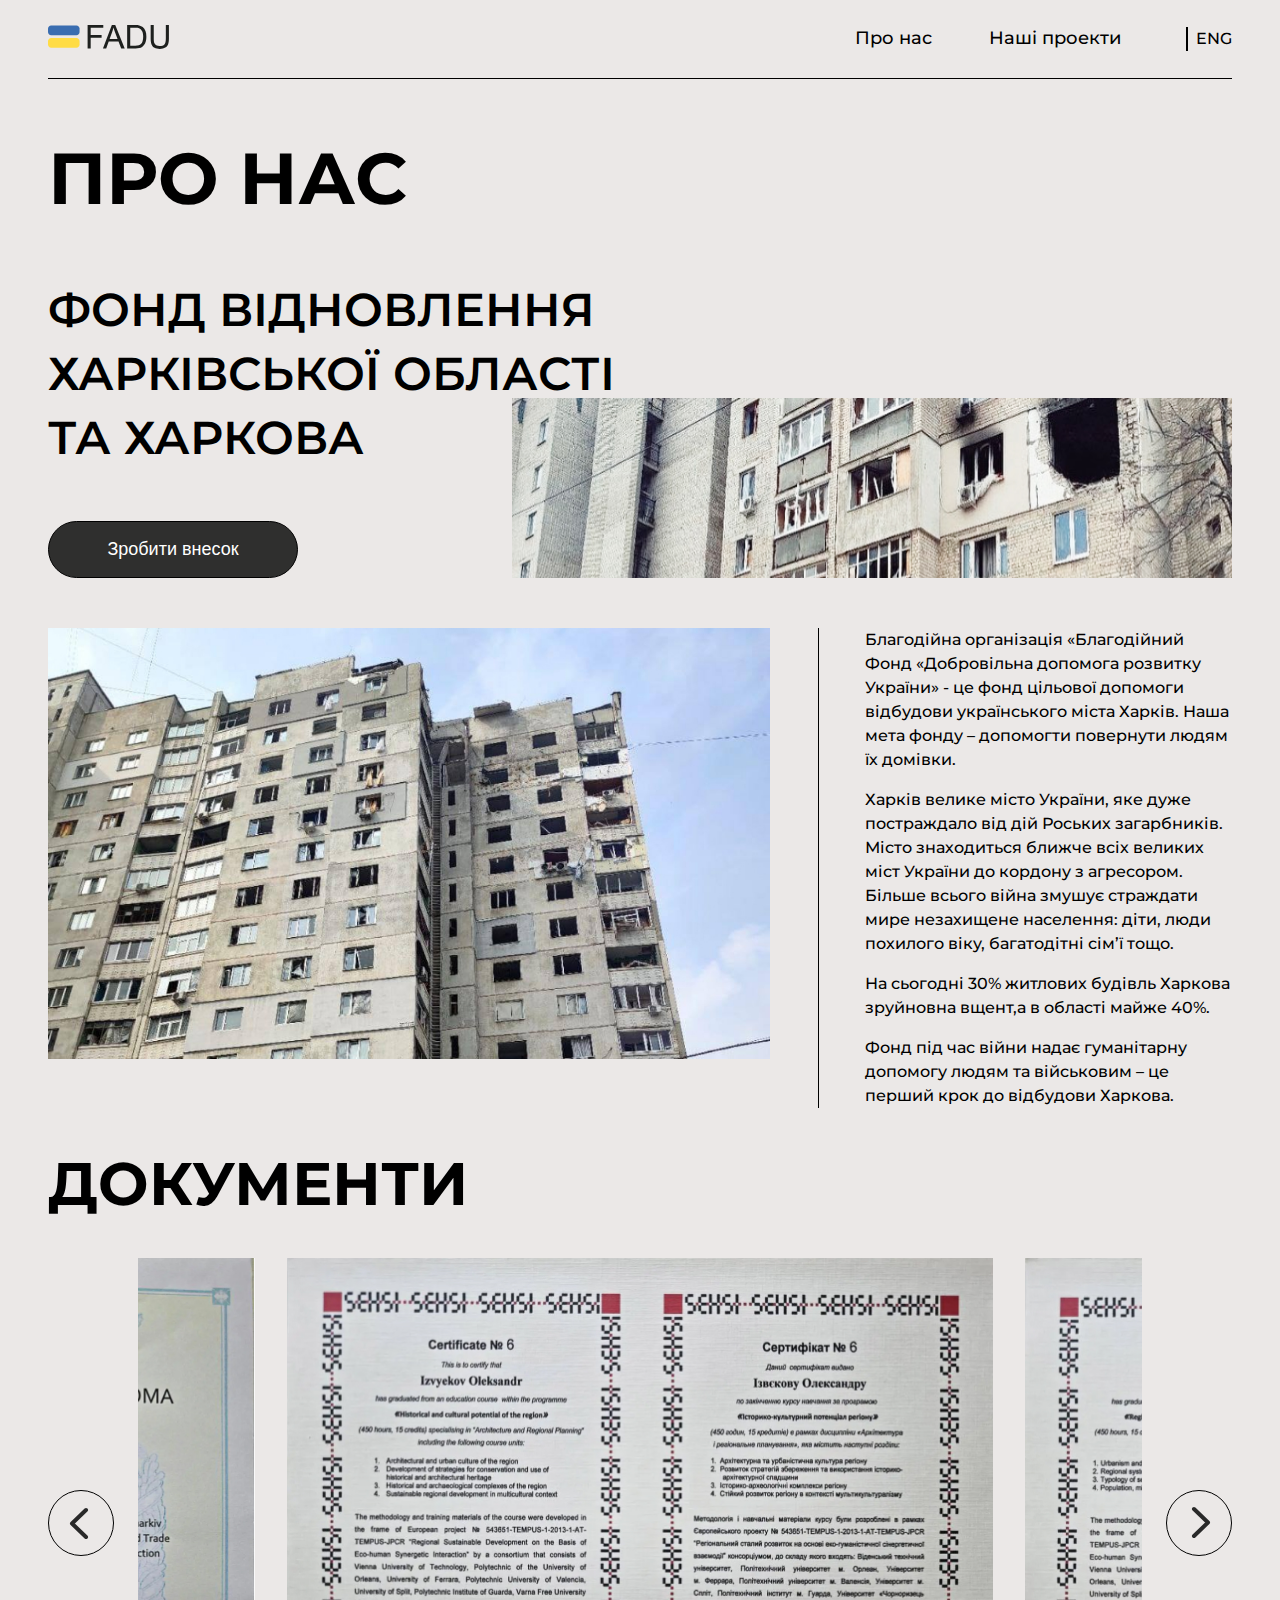
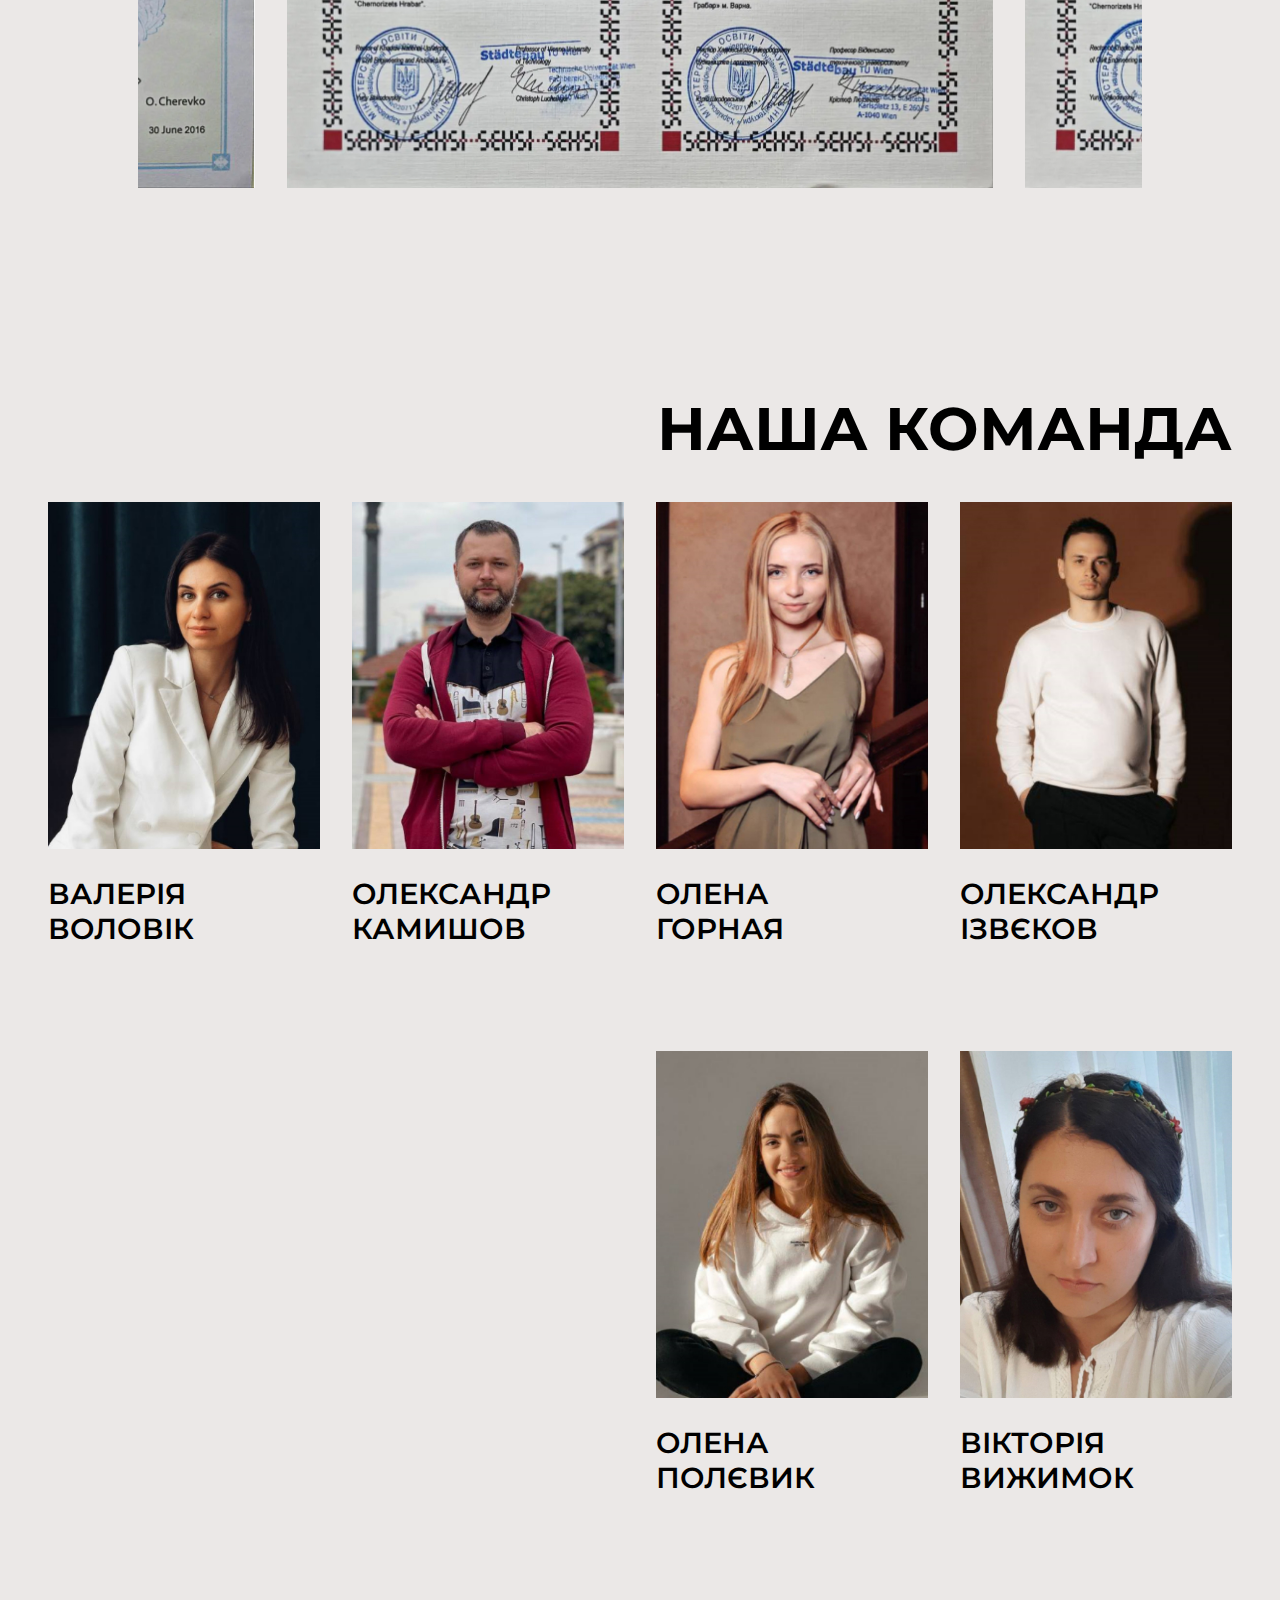
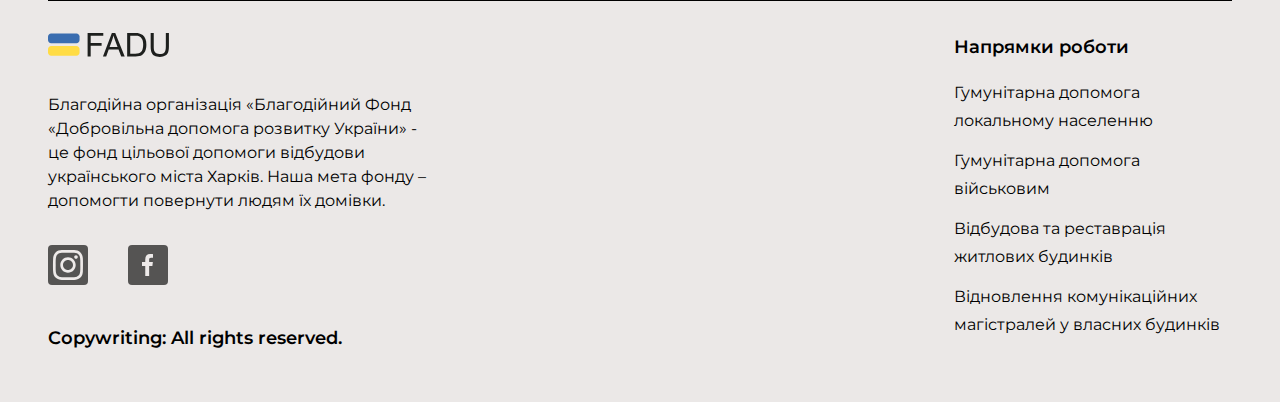
<file: aboutus_ua.html>
<!DOCTYPE html>
<html lang="en">

<head>
    <meta charset="UTF-8">
    <meta http-equiv="X-UA-Compatible" content="IE=edge">
    <meta name="viewport" content="width=device-width, initial-scale=1.0">
    <link rel="stylesheet" href="styles/reset.css">
    <link rel="stylesheet" href="styles/style.css">
    <link rel="stylesheet" type="text/css" href="slick/slick.css" />
    <title>Document</title>
</head>

<body>
    <div class="container">
        <header class="header">
            <a href="./" class="logo">
                <img src="img/logo.svg" alt="">
            </a>
            <ul class="nav__box">
                <li class="nav__item">
                    <a href="./aboutus_ua.html" class="nav__link">Про нас</a>
                </li>
                <li class="nav__item">
                    <a href="./#tabs" class="nav__link">Наші проекти</a>
                </li>
                <li class="nav__item language">
                    <a href="./en" class="btn__lang">ENG</a>
                </li>
            </ul>
        </header>


        <h2 class="title__bold title__about">Про нас</h2>

        <div class="title__box about__us">
            <div class="title__img">
                <img src="img/about_bg.jpg" alt="" class="img__bg">
            </div>
            <h2 class="main__title">
                <span class="title__light">Фонд відновлення</span>
                <span class="title__light">Харківської області</span>
                <span class="title__light">та харкова</span>
            </h2>
            <button class="btn btn-black js-btn__modal">Зробити внесок</button>

        </div>


        <div class="info__flex">
            <div class="info__right">
                <div class="info__right-img">
                    <img class="right__img" src="img/about3.jpg" alt="">
                </div>
            </div>
            <div class="info__left left__about">
                <p class="info__text-par">
                    Благодійна організація «Благодійний Фонд «Добровільна допомога розвитку України» - це фонд цільової
                    допомоги відбудови українського міста Харків. Наша мета фонду – допомогти повернути людям їх
                    домівки.
                </p>
                <p class="info__text-par">
                    Харків велике місто України, яке дуже постраждало від дій Роських загарбників. Місто знаходиться
                    ближче
                    всіх великих міст України до кордону з агресором. Більше всього війна змушує страждати мире
                    незахищене
                    населення: діти, люди похилого віку, багатодітні сім’ї тощо.
                </p>
                <p class="info__text-par">
                    На сьогодні 30% житлових будівль Харкова зруйновна вщент,а в області майже 40%.
                </p>
                <p class="info__text-par">
                    Фонд під час війни надає гуманітарну допомогу людям та військовим – це перший крок до відбудови
                    Харкова.
                </p>
            </div>
        </div>


        <section class="documents">
            <h2 class="title">Документи</h2>
            <div class="slider__box">
                <div>
                    <div class="slider__img-box">
                        <img src="img/slider/img1.jpg" class="slider__img" alt="">
                    </div>
                </div>
                <div>
                    <div class="slider__img-box">
                        <img src="img/slider/img2.jpg" class="slider__img" alt="">
                    </div>
                </div>
                <div>
                    <div class="slider__img-box">
                        <img src="img/slider/img3.jpg" class="slider__img" alt="">
                    </div>
                </div>
                <div>
                    <div class="slider__img-box">
                        <img src="img/slider/img4.jpg" class="slider__img" alt="">
                    </div>
                </div>
                <div>
                    <div class="slider__img-box">
                        <img src="img/slider/img5.jpg" class="slider__img" alt="">
                    </div>
                </div>
            </div>
        </section>

        <section class="our__team">
            <h2 class="title title__right">наша команда</h2>
            <div class="gallery">
                <div class="gallery__item">
                    <div class="gallery__img-box">
                        <img src="img/team/photo1.jpg" class="gallery__img" alt="">
                    </div>
                    <p class="gallery__text"><span>Валерія</span> <span>Воловік</span></p>
                </div>
                <div class="gallery__item">
                    <div class="gallery__img-box">
                        <img src="img/team/photo2.jpg" class="gallery__img" alt="">
                    </div>
                    <p class="gallery__text"><span>Олександр</span><span>Камишов</span></p>
                </div>
                <div class="gallery__item">
                    <div class="gallery__img-box">
                        <img src="img/team/photo3.jpg" class="gallery__img" alt="">
                    </div>
                    <p class="gallery__text"><span>Олена</span> <span>Горная</span></p>
                </div>
                <div class="gallery__item">
                    <div class="gallery__img-box">
                        <img src="img/team/photo4.jpg" class="gallery__img" alt="">
                    </div>
                    <p class="gallery__text"><span>Олександр</span> <span>Ізвєков</span></p>
                </div>
                <div class="gallery__item">
                    <div class="gallery__img-box">
                        <img src="img/team/photo5.jpg" class="gallery__img" alt="">
                    </div>
                    <p class="gallery__text"><span>Олена</span> <span>Полєвик</span></p>
                </div>
                <div class="gallery__item">
                    <div class="gallery__img-box">
                        <img src="img/team/photo6.jpg" class="gallery__img" alt="">
                    </div>
                    <p class="gallery__text"><span>Вікторія</span> <span>Вижимок</span> </p>
                </div>
            </div>
        </section>
        <footer class="footer">
            <div class="social__media">
                <div class="logo">
                    <img src="img/logo.svg" alt="">
                </div>
                <p class="foot__p">Благодійна організація «Благодійний Фонд «Добровільна допомога розвитку України» - це
                    фонд цільової допомоги відбудови українського міста Харків. Наша мета фонду – допомогти повернути
                    людям їх домівки.</p>
                <ul class="foot__list">
                    <li class="foot__list-item">
                        <a class="social__link" href="https://www.instagram.com/fadu_official_ua/" target="_blank">
                            <img src="img/instagram.svg" alt="">
                        </a>
                    </li>
                    <li class="foot__list-item">
                        <a class="social__link" href="https://www.facebook.com/FreewillAidDevelopmentofUkraine"
                            target="_blank">
                            <img src="img/fb.svg" alt="">
                        </a>
                    </li>
                </ul>
                <p class="info__box-title">Copywriting: All rights reserved.</p>
            </div>
            <div class="footer__info">
                <h3 class="info__box-title">Напрямки роботи</h3>
                <p class="info__box-text">Гумунітарна допомога локальному населенню</p>
                <p class="info__box-text">Гумунітарна допомога військовим</p>
                <p class="info__box-text">Відбудова та реставрація житлових будинків</p>
                <p class="info__box-text">Відновлення комунікаційних магістралей у власних будинків</p>
            </div>
        </footer>
    </div>


    <div class="popup__none">
        <div class="popup__window">
            <div class="popup__head">
                <h4 class="popup__title">Зробити внесок</h4>
                <button class="btn__close"><img src="img/btn__close.svg" alt=""></button>
            </div>
            <div class="popup__box">
                <div class="popup__item">
                    <input id="choose__uah" type="radio" name="choose" class="choose-radio" checked="checked"
                        value="uah">
                    <label for="choose__uah" class="btn__choose">У гривнях</label>
                    <div class="popup__content">
                        <div class="content__part">
                            <h4 class="bold">АТ «ОТП Банк»</h4>
                            <p class="regular">Реквизити фонду: <span class="data" id="p1">5375411402746387</span>
                                <button class="btn__copy" onclick="copyToClipboard('#p1')"><img src="img/btn__copy.svg"
                                        alt=""></button>
                            </p>
                            <p class="regular">Код Одержувача: 44760805</p>
                            <p class="regular">МФО: 300528</p>
                            <p class="regular">Отримувач: БЛАГОДІЙНА ОРГАНІЗАЦІЯ «БЛАГОДІЙНИЙ ФОНД «ДОБРОВІЛЬНА ДОПОМОГА
                                РОЗВИТКУ УКРАЇНИ» </p>
                        </div>
                        <div class="content__part">
                            <h4 class="bold">Монобанк</h4>
                            <p class="regular">Реквизити: <span class="data" id="p2">5375411402746387</span> <button
                                    class="btn__copy" onclick="copyToClipboard('#p2')"><img src="img/btn__copy.svg"
                                        alt=""></button></p>
                            <p class="regular">Отримувач: Камишов Олександр</p>
                        </div>
                    </div>
                </div>
                <div class="popup__item">
                    <input id="choose__usd" type="radio" name="choose" class="choose-radio" value="usd">
                    <label for="choose__usd" class="btn__choose">У валюті</label>
                    <div class="popup__content">
                        <div class="content__part">
                            <h4 class="bold">OTP BANK JSC</h4>
                            <p class="regular">Currencies: USD, EUR, JPY, PLN, CAD, RUB, GBP, CZK, SEK, CHF, HUF</p>
                            <p class="regular">Account: <span class="data data-small"
                                    id="p3">UA743005280000026001000021648</span> <button class="btn__copy"
                                    onclick="copyToClipboard('#p3')"><img src="img/btn__copy.svg" alt=""></button></p>
                            <p class="regular">SWIFT code: OTPVUAUK</p>
                            <p class="regular">Beneﬁciary: СО «CF «FADU»</p>
                        </div>
                        <div class="content__part">
                            <h4 class="bold">Монобанк</h4>
                            <p class="regular">Currencies: USD</p>
                            <p class="regular">Account: <span class="data data-small"
                                    id="p4">UA043052990000026203870160442</span> <button class="btn__copy"
                                    onclick="copyToClipboard('#p4')"><img src="img/btn__copy.svg" alt=""></button></p>
                            <p class="regular">SWIFT code: CHASUS33</p>
                            <p class="regular">Beneﬁciary: KAMYSHOV OLEKSANDR</p>
                        </div>
                    </div>
                </div>
                <div class="popup__item">
                    <input id="choose__crypto" type="radio" name="choose" class="choose-radio" value="crypto">
                    <label for="choose__crypto" class="btn__choose">У криптовалюті</label>
                    <div class="popup__content">
                        <div class="popup__content-row">
                            <div class="popup__content-column">
                                <h4 class="bold">BUSD</h4>
                                <div class="qr__container">
                                    <img src="img/83e4deb8-0a86-45f9-94ed-14719ba18639.png" alt="" class="qr__img">
                                </div>
                                <p class="cript">BUSD Адреса для поповнень: <span class="data data-small"
                                        id="p5">0xccc1453839dd29c5d2cacae974d3683dc01f34b</span> <button
                                        class="btn__copy" onclick="copyToClipboard('#p5')"><img src="img/btn__copy.svg"
                                            alt=""></button></p>
                                <p class="regular">Мережа: BNB Smart Chain (BEP20)</p>
                                <p class="regular">Гаманець: Спотовий гаманець</p>
                                <p class="regular">Минимальна сума переказу: 0,00000001 BUSD</p>
                            </div>
                            <div class="popup__content-column">
                                <h4 class="bold">USDT</h4>
                                <div class="qr__container">
                                    <img src="img/83e4deb8-0a86-45f9-94ed-14719ba18639.png" alt="" class="qr__img">
                                </div>
                                <p class="cript">BUSD Адреса для поповнень: <span class="data data-small"
                                        id="p5">0xccc1453839dd29c5d2cacae974d3683dc01f34b</span> <button
                                        class="btn__copy" onclick="copyToClipboard('#p5')"><img src="img/btn__copy.svg"
                                            alt=""></button></p>
                                <p class="regular">Мережа: BNB Smart Chain (BEP20)</p>
                                <p class="regular">Гаманець: Спотовий гаманець</p>
                                <p class="regular">Минимальна сума переказу: 0,00000001 BUSD</p>
                            </div>
                            <div class="popup__content-column">
                                <h4 class="bold">BTS</h4>
                                <div class="qr__container">
                                    <img src="img/83e4deb8-0a86-45f9-94ed-14719ba18639.png" alt="" class="qr__img">
                                </div>
                                <p class="cript">BUSD Адреса для поповнень: <span class="data data-small"
                                        id="p5">0xccc1453839dd29c5d2cacae974d3683dc01f34b</span> <button
                                        class="btn__copy" onclick="copyToClipboard('#p5')"><img src="img/btn__copy.svg"
                                            alt=""></button></p>
                                <p class="regular">Мережа: BNB Smart Chain (BEP20)</p>
                                <p class="regular">Гаманець: Спотовий гаманець</p>
                                <p class="regular">Минимальна сума переказу: 0,00000001 BUSD</p>
                            </div>
                        </div>
                    </div>
                </div>
            </div>
        </div>
    </div>

    <div class="pop__copy">
        <div class="word__box">
            Скопійовано
        </div>
    </div>

    <script type="text/javascript" src="slick/jquery-1.11.0.min.js"></script>
    <script type="text/javascript" src="slick/jquery-migrate-1.2.1.min.js"></script>
    <script type="text/javascript" src="slick/slick.min.js"></script>
    <script src="js/slider.js"></script>
    <script src="js/script.js"></script>
</body>

</html>
</file>
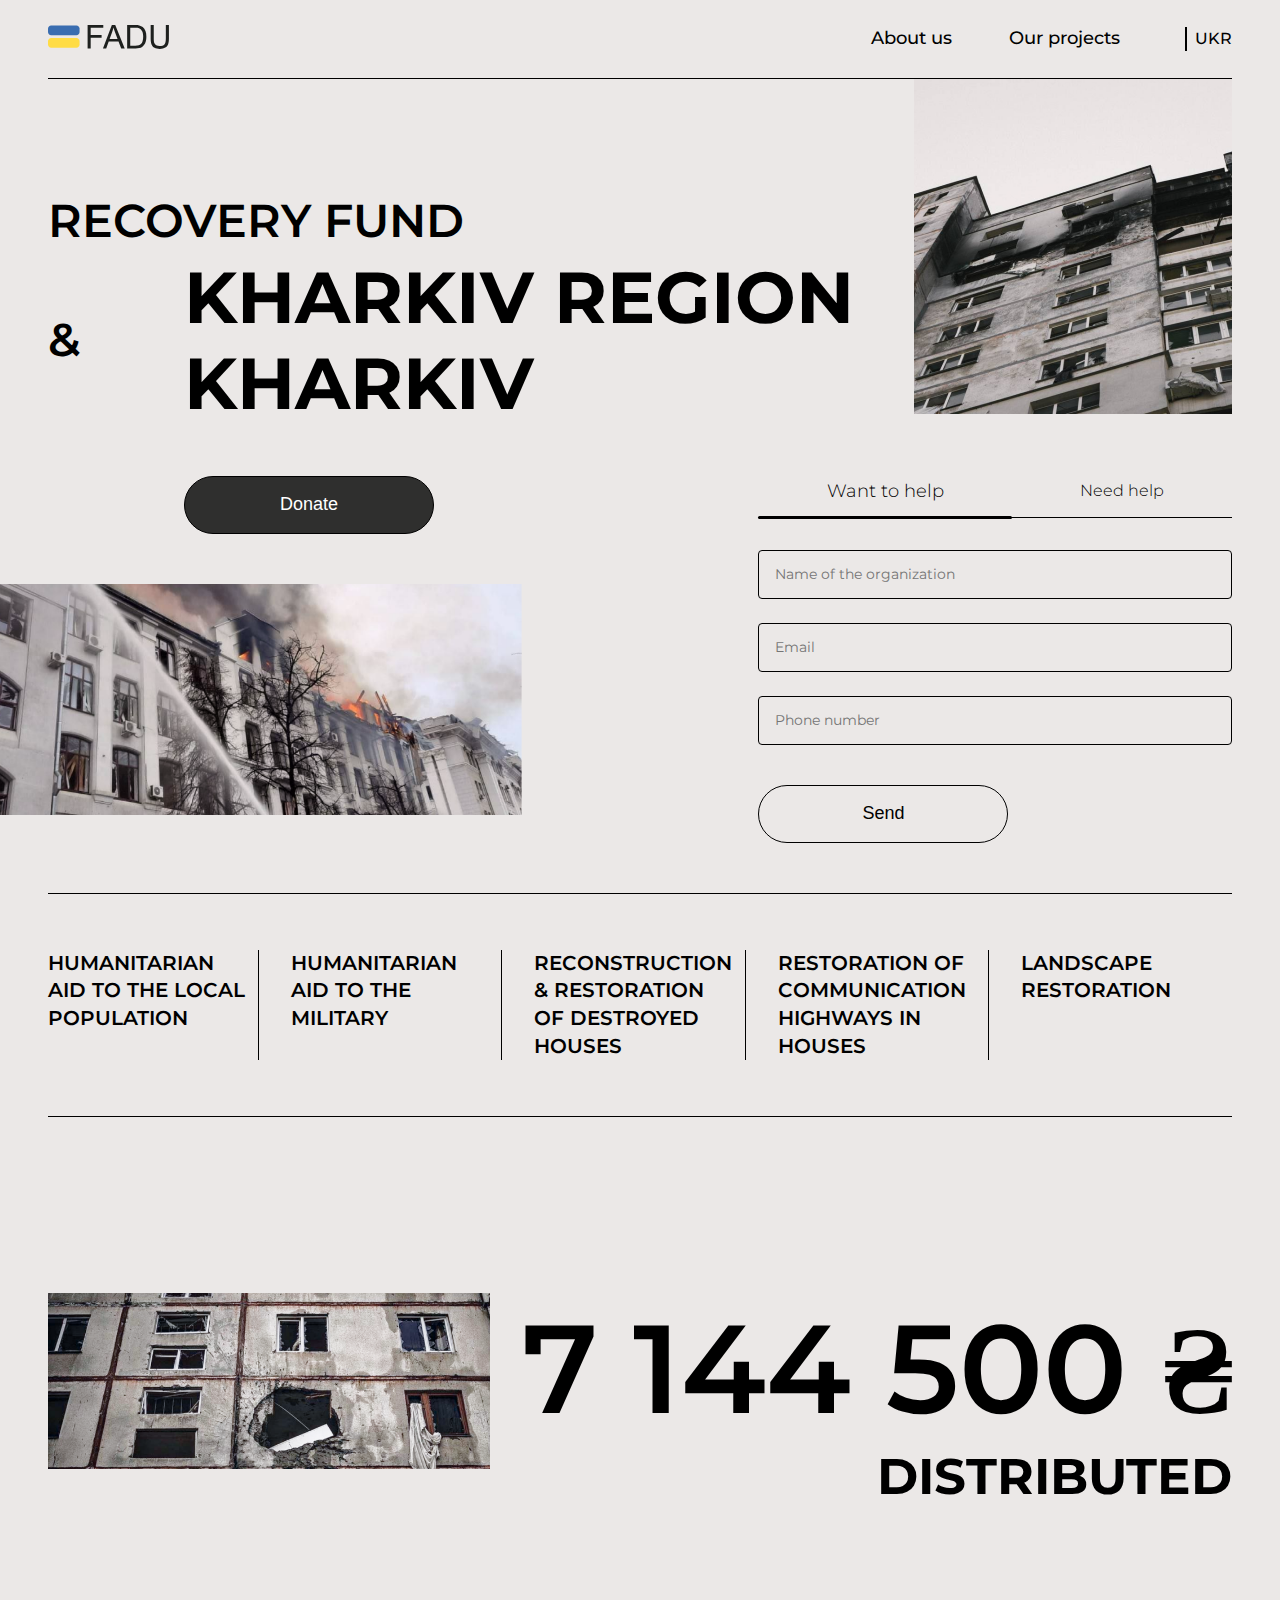
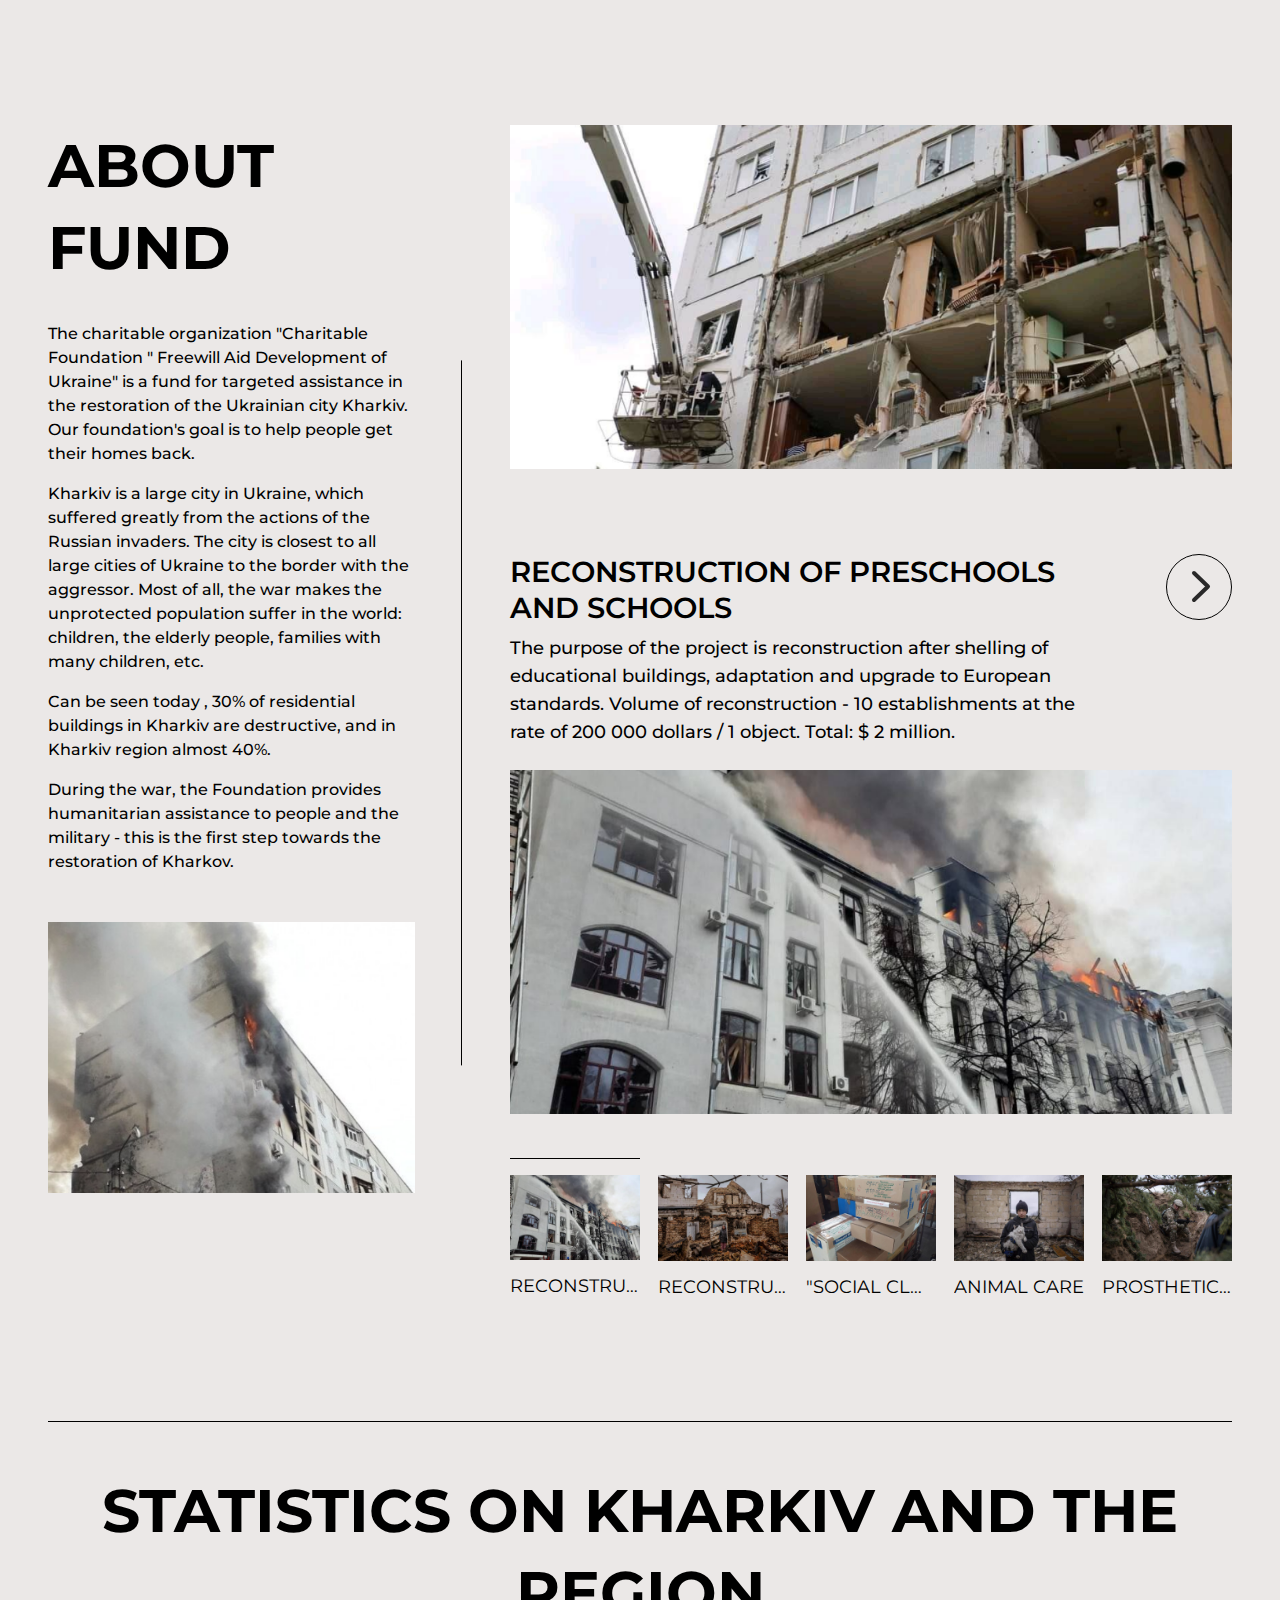
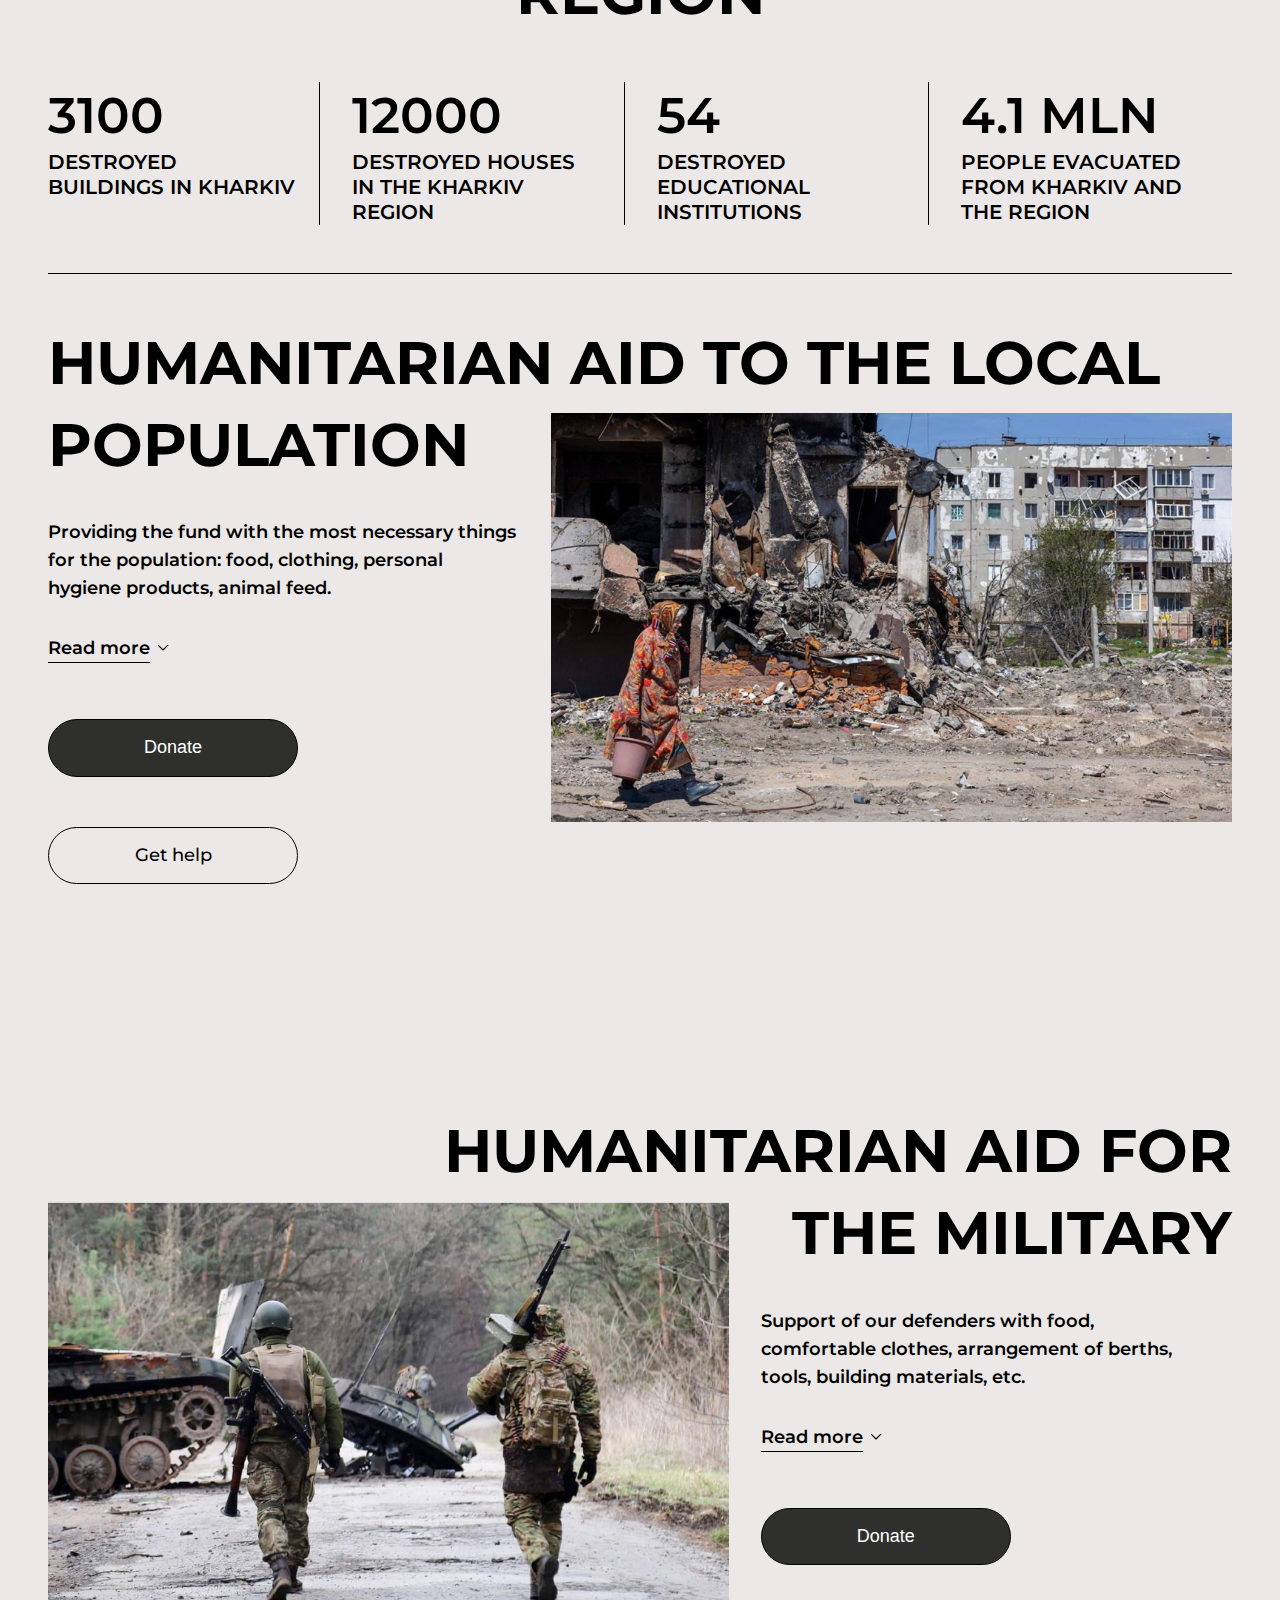
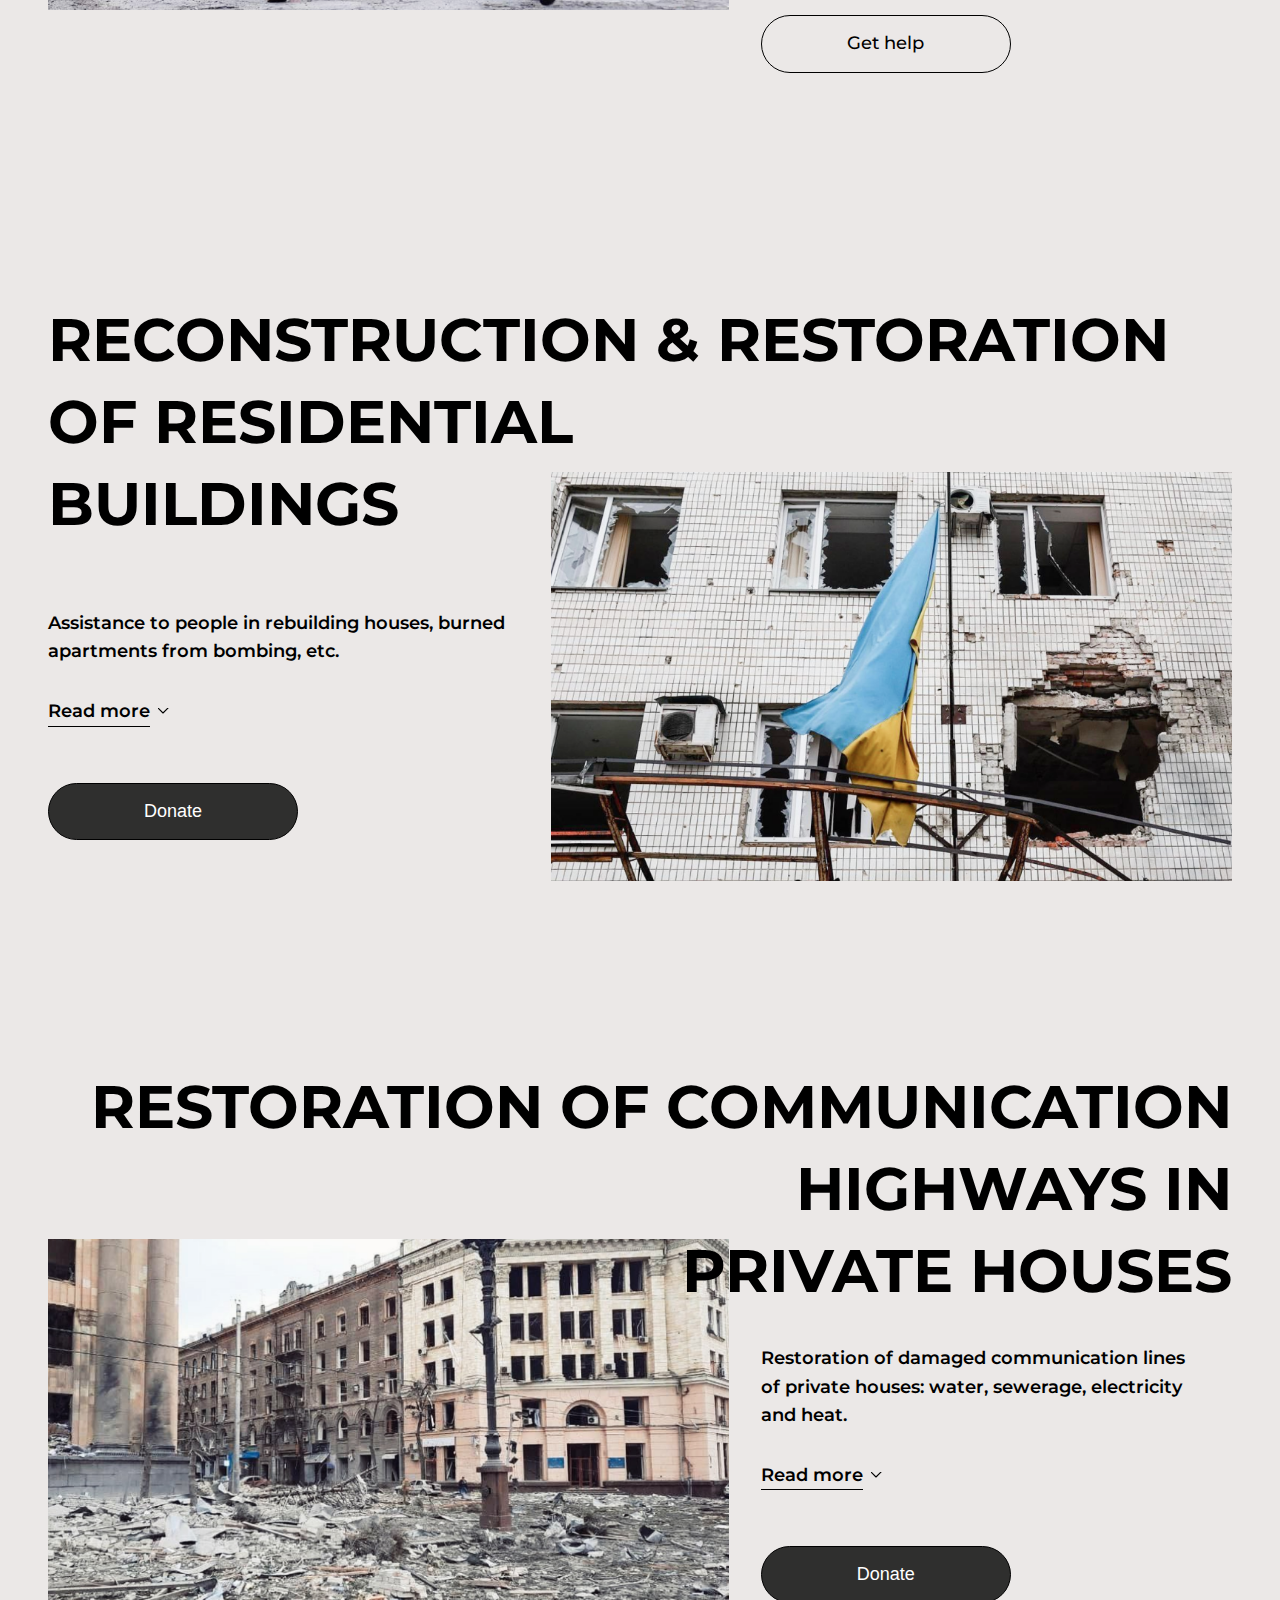
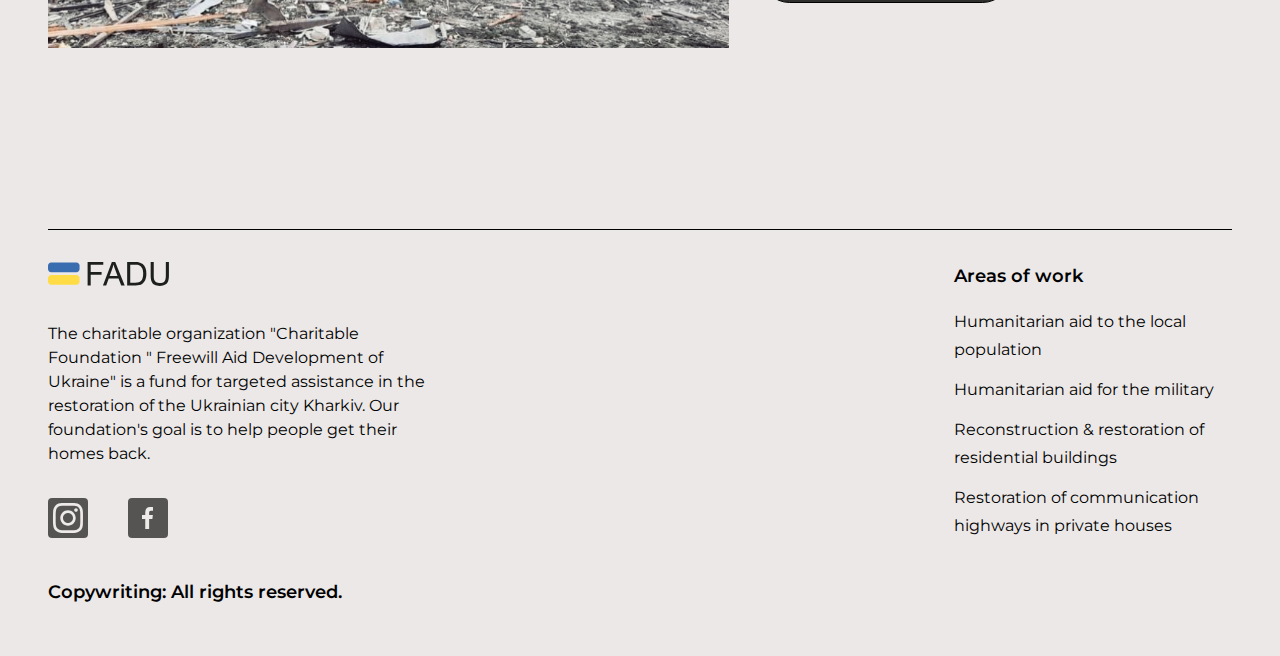
<file: en.html>
<!DOCTYPE html>
<html lang="en">

<head>
    <meta charset="UTF-8">
    <meta http-equiv="X-UA-Compatible" content="IE=edge">
    <meta name="viewport" content="width=device-width, initial-scale=1.0">
    <link rel="stylesheet" href="styles/reset.css">
    <link rel="stylesheet" href="styles/style.css">
    <title>FADU</title>
</head>

<body>

    <div class="container">
        <header class="header">
            <a href="./en" class="logo">
                <img src="img/logo.svg" alt="">
            </a>
            <ul class="nav__box">
                <li class="nav__item">
                    <a href="./aboutus_en.html" class="nav__link">About us</a>
                </li>
                <li class="nav__item">
                    <a href="#tabs" class="nav__link">Our projects</a>
                </li>
                <li class="nav__item language">
                    <a href="./" class="btn__lang">UKR</a>
                </li>
            </ul>
        </header>

        <div class="title__box">
            <h2 class="main__title">
                <span class="title__light">Recovery Fund</span>
                <span class="title__bold">Kharkiv region</span>
                <span class="title__light none__line-height">&</hspan3>
                    <span class="title__bold">Kharkiv</span>
            </h2>
        </div>
        <section class="help">
            <div class="help__flex">
                <div class="help__flex-container">
                    <button class="btn btn-black js-btn__modal">Donate</button>

                    <div class="help__img-container">
                        <img class="help__img" src="img/main-photo02.png" alt="">
                    </div>
                </div>
                <div class="form">
                    <form action="#" id="form" class="form__body">
                        <div class="choose">
                            <div class="choose-holder">
                                <input id="choose-can" type="radio" name="choose" class="choose-radio" checked="checked"
                                    value="can">
                                <label for="choose-can" class="btn__choose">Want to help</label>
                            </div>
                            <div class="choose-holder">
                                <input id="choose-need" type="radio" name="choose" class="choose-radio" value="need">
                                <label for="choose-need" class="btn__choose">Need help</label>
                            </div>
                        </div>
                        <div class="input__data">
                            <input type="text" class="data__item _req" placeholder="Name of the organization" value=""
                                name="name">
                            <input type="email" name="email" class="data__item _req _email" placeholder="Email"
                                value="">
                            <input type="tel" class="data__item _req" name="tel" placeholder="Phone number" value="">
                        </div>
                        <input type="submit" class="btn" value="Send">
                    </form>
                </div>
            </div>
        </section>

        <div class="content">
            <ul class="content__box">
                <li class="content__item">humanitarian aid to the local population</li>
                <li class="content__item">humanitarian aid to the military</li>
                <li class="content__item">reconstruction & restoration of destroyed houses</li>
                <li class="content__item">restoration of communication highways in houses</li>
                <li class="content__item">landscape restoration</li>
            </ul>
        </div>

        <div class="info">
            <div class="info__top">
                <div class="info__top-img">
                    <img class="top__img" src="img/main-photo03.png" alt="">
                </div>
                <div class="info__top-par">
                    <p class="par__bold">7 144 500 &#8372</p>
                    <p class="par__light">distributed</p>
                </div>
            </div>
            <div class="info__flex">
                <div class="info__left">
                    <h3 class="title">About fund</h3>
                    <div class="info__text">
                        <p class="info__text-par">The charitable organization "Charitable Foundation " Freewill Aid
                            Development of Ukraine" is a fund for targeted assistance in the restoration of the
                            Ukrainian city Kharkiv. Our foundation's goal is to help people get their homes back.</p>
                        <p class="info__text-par">Kharkiv is a large city in Ukraine, which suffered greatly from the
                            actions of the Russian invaders. The city is closest to all large cities of Ukraine to the
                            border with the aggressor. Most of all, the war makes the unprotected population suffer in
                            the world: children, the elderly people, families with many children, etc.</p>
                        <p class="info__text-par">Can be seen today , 30% of residential buildings in Kharkiv are
                            destructive, and in Kharkiv region almost 40%.</p>
                        <p class="info__text-par">During the war, the Foundation provides humanitarian assistance to
                            people and the military - this is the first step towards the restoration of Kharkov.</p>
                    </div>
                    <!--<button class="btn">Читати детальніше</button>-->

                    <div class="info__left-img">
                        <img class="left__img" src="img/main-photo05.png" alt="">
                    </div>
                </div>
                <div class="info__right">
                    <div class="info__right-img">
                        <img class="right__img" src="img/main-photo04.png" alt="">
                    </div>

                    <div id="tabs">
                        <div id="tabs-1">
                            <div class="tab-text">
                                <h3 class="tab-title">Reconstruction of Preschools and Schools</h3>
                                <p>The purpose of the project is reconstruction after shelling of educational buildings,
                                    adaptation and upgrade to European standards. Volume of reconstruction - 10
                                    establishments at the rate of 200 000 dollars / 1 object. Total: $ 2 million.</p>
                            </div>
                            <img src="img/img-tab01.png">
                        </div>
                        <div id="tabs-2">
                            <div class="tab-text">
                                <h3 class="tab-title">Reconstruction of Kharkiv & Kharkiv reg.</h3>
                                <p>Multi-storey buildings are suitable for reconstruction. The volume of reconstruction
                                    - 100 houses at the rate - from 85 000 dollars / 1 house. Total: $ 8.5 million</p>
                            </div>
                            <img src="img/img-tab02.png">
                        </div>
                        <div id="tabs-3">
                            <div class="tab-text">
                                <h3 class="tab-title">"Social Clothing"</h3>
                                <p>Although the enterprises are currently closed, there is a readiness to establish 3
                                    full-fledged productions on the territory of Kharkiv, with the possibility to
                                    involve about 1500 people in 3 shifts. Tailoring for social workers: doctors,
                                    military, etc.</p>
                            </div>
                            <img src="img/img-tab03.png">
                        </div>
                        <div id="tabs-4">
                            <div class="tab-text">
                                <h3 class="tab-title">animal care</h3>
                                <p>The purpose of the project is to save stray animals. Scope of construction - 1
                                    humanitarian center for socialization and veterinary care, adaptation to
                                    resettlement in other parts of Ukraine and European countries.</p>
                            </div>
                            <img src="img/img-tab04.png">
                        </div>
                        <div id="tabs-5">
                            <div class="tab-text">
                                <h3 class="tab-title">Prosthetics for Armed Forces & civilians</h3>
                                <p>Make a prosthetic rehabilitation center for the military and civilians who lost body
                                    parts during the war. We want to provide a quality service in the form of
                                    prosthetics for various parts of the body.</p>
                            </div>
                            <img src="img/img-tab05.png">
                        </div>
                        <button class="next">&gt;</button>
                        <ul>
                            <li><a href="#tabs-1">
                                    <img src="img/thumb01.png">
                                    <storng class="thumb-title">Reconstruction of Preschools and Schools</storng>
                                </a></li>
                            <li><a href="#tabs-2">
                                    <img src="img/thumb02.png">
                                    <storng class="thumb-title">Reconstruction of Kharkiv & Kharkiv reg.</storng>
                                </a></li>
                            <li><a href="#tabs-3">
                                    <img src="img/thumb03.png">
                                    <storng class="thumb-title">"Social Clothing"</storng>
                                </a></li>
                            <li><a href="#tabs-4">
                                    <img src="img/thumb04.png">
                                    <storng class="thumb-title">animal care</storng>
                                </a></li>
                            <li><a href="#tabs-5">
                                    <img src="img/thumb05.png">
                                    <storng class="thumb-title">Prosthetics for Armed Forces & civilians</storng>
                                </a></li>
                        </ul>
                    </div>
                </div>
            </div>

        </div>

        <section class="statistic">
            <h2 class="title__center title">statistics on Kharkiv and the region</h2>
            <ul class="statistic__box">
                <li class="statistic__item">
                    <span class="item__title">3100</span>
                    destroyed buildings in Kharkiv
                </li>
                <li class="statistic__item">
                    <span class="item__title">12000</span>
                    destroyed houses in the Kharkiv region
                </li>
                <li class="statistic__item">
                    <span class="item__title">54</span>
                    destroyed educational institutions
                </li>
                <li class="statistic__item">
                    <span class="item__title">4.1 mln</span>
                    people evacuated from Kharkiv and the region
                </li>
            </ul>
        </section>




        <section class="gum__help">
            <div class="gum__box">
                <h3 class="title">
                    Humanitarian aid
                    to the local
                    <span class="gum__t">population</span>
                </h3>
                <div class="gum__flex">
                    <div class="gum__text-box">
                        <div class="gum__text gum__text-left">
                            <p class="gum__text-bold">Providing the fund with the most necessary things for the
                                population: food, clothing, personal hygiene products, animal feed.</p>
                            <div class="hide__box">
                                <span class="gum__text-bold show__more">Read more</span>
                                <div class="hide__text">
                                    <p class="gum__text-regular">The main objective of the humanitarian direction of the
                                        Fund's assistance is to improve the state of humanitarian support for the
                                        population of Kharkiv and the Kharkiv region.</p>
                                    <p class="gum__text-regular">Humanitarian assistance from the foundation can be
                                        obtained by filling out the questionnaire "Humanitarian Need for the
                                        Population". We provide humanitarian assistance in the following areas: food,
                                        clothing, animal feed, medicines, products for children and toddlers.</p>
                                    <p class="gum__text-regular">We are working on expanding assistance from the fund so
                                        that we can help as many people as possible, but we are dependent on cash and
                                        commodity supplies.</p>
                                    <p class="gum__text-regular">We ask you to approach help with understanding, we try
                                        to do good deeds according to our possibilities.</p>
                                </div>
                            </div>
                            <div class="btn__box">
                                <button class="btn btn-black js-btn__modal">Donate</button>
                                <a href="#form" class="btn">Get help</a>
                            </div>
                        </div>
                    </div>
                    <div class="img__box">
                        <img src="img/main-photo06.png" alt="" class="content__img">
                    </div>
                </div>
            </div>


            <div class="gum__box">
                <h2 class="title title__right">Humanitarian aid for<span class="gum__t">the military</span></h2>
                <div class="gum__flex">
                    <div class="img__box">
                        <img src="img/main-photo07.png" alt="" class="content__img">
                    </div>
                    <div class="gum__text-box">
                        <div class="gum__text gum__text-right">
                            <p class="gum__text-bold">Support of our defenders with food, comfortable clothes,
                                arrangement of berths, tools, building materials, etc.</p>
                            <div class="hide__box">
                                <span class="gum__text-bold show__more">Read more</span>
                                <div class="hide__text">
                                    <p class="gum__text-regular">The military of Ukraine is the pride of the nation. We
                                        consider it necessary to support our defenders by making their conditions at the
                                        front more comfortable.</p>
                                    <p class="gum__text-regular">We provide humanitarian assistance in the following
                                        areas: food, clothing, ammunition, building materials, tools (shovels, hand
                                        saws, axes, etc.), beds, etc.</p>
                                    <p class="gum__text-regular">The Foundation's humanitarian aid can be obtained by
                                        filling out the Humanitarian Need for the Military questionnaire, or by calling
                                        the phone number to find out more about the Fund's assistance. </p>
                                    <p class="gum__text-regular">We are working to expand assistance from the Ukrainian
                                        military fund so that we can help as much as possible, but we are dependent on
                                        money and goods.</p>
                                    <p class="gum__text-regular">We ask you to approach help with understanding, we try
                                        to do good deeds according to our possibilities.</p>
                                    <p class="gum__text-regular">Glory to Ukraine! Glory to the heroes!</p>
                                </div>
                            </div>
                            <div class="btn__box">
                                <button class="btn btn-black js-btn__modal">Donate</button>
                                <a href="#form" class="btn">Get help</a>
                            </div>
                        </div>
                    </div>
                </div>

            </div>

            <div class="gum__box">
                <h2 class="title">Reconstruction & restoration of residential
                    <span class="gum__t">buildings</span>
                </h2>
                <div class="gum__flex">
                    <div class="gum__text-box text-box__left">
                        <div class="gum__text gum__text-left">
                            <p class="gum__text-bold">Assistance to people in rebuilding houses, burned apartments from
                                bombing, etc.</p>
                            <div class="hide__box">
                                <span class="gum__text-bold show__more">Read more</span>
                                <div class="hide__text">
                                    <p class="gum__text-regular">Rebuilding Kharkiv and Kharkiv region is the main goal
                                        of our fund's work. Kharkiv is one of the largest cities, which is closer than
                                        all the cities of Ukraine to the borders with the aggressor. The city itself has
                                        suffered greatly, and the Kharkiv region even more - there are still fierce
                                        battles for the liberation of Ukraine. We are carefully approaching the study of
                                        the destruction of cities and towns in order to effectively develop a plan for
                                        the reconstruction and restoration of destroyed buildings.</p>
                                    <p class="gum__text-regular">"Kharkiv Rozkvitne" is the actual name of the project
                                        of the fund for the reconstruction of Kharkiv and the region.</p>

                                    <ul class="gum__text-regular">
                                        The Fund's assistance in the reconstruction and restoration project is:
                                        <li>- partial or complete reconstruction of the destroyed building</li>
                                        <li>- repair of roofs</li>
                                        <li>- restoration of building facades</li>
                                        <li>- analysis of blockages</li>
                                        <li>- repairs</li>
                                        <li>- restoration of communication highways: water, sewerage, electricity and
                                            heat.</li>
                                    </ul>
                                    <p class="gum__text-regular">Reconstruction of Kharkiv and Kharkiv region will take
                                        place after the war.</p>
                                </div>
                            </div>
                            <div class="btn__box">
                                <button class="btn btn-black js-btn__modal">Donate</button>
                            </div>
                        </div>
                    </div>
                    <div class="img__box">
                        <img src="img/main-photo08.png" alt="" class="content__img">
                    </div>
                </div>

            </div>



            <div class="gum__box">
                <h2 class="title title__right">Restoration of communication highways in<span class="gum__t">private
                        houses</span></h2>
                <div class="gum__flex">
                    <div class="img__box">
                        <img src="img/main-photo09.png" alt="" class="content__img">
                    </div>
                    <div class="gum__text-box">
                        <div class="gum__text gum__text-right">
                            <p class="gum__text-bold">Restoration of damaged communication lines of private houses:
                                water, sewerage, electricity and heat.</p>
                            <div class="hide__box">
                                <span class="gum__text-bold show__more">Read more</span>
                                <div class="hide__text">
                                    <p class="gum__text-regular">Rebuilding Kharkiv and Kharkiv region is the main goal
                                        of our fund's work. Kharkiv is one of the largest cities, which is closer than
                                        all the cities of Ukraine to the borders with the aggressor. The city itself has
                                        suffered greatly, and the Kharkiv region even more - there are still fierce
                                        battles for the liberation of Ukraine. We are carefully approaching the study of
                                        the destruction of cities and towns in order to effectively develop a plan for
                                        the reconstruction and restoration of destroyed buildings.</p>
                                    <p class="gum__text-regular">"Kharkiv Rozkvitne" is the actual name of the project
                                        of the fund for the reconstruction of Kharkiv and the region.</p>

                                    <ul class="gum__text-regular">
                                        The Fund's assistance in the reconstruction and restoration project is:
                                        <li>- partial or complete reconstruction of the destroyed building</li>
                                        <li>- repair of roofs</li>
                                        <li>- restoration of building facades</li>
                                        <li>- analysis of blockages</li>
                                        <li>- repairs</li>
                                        <li>- restoration of communication highways: water, sewerage, electricity and
                                            heat.</li>
                                    </ul>
                                    <p class="gum__text-regular">Reconstruction of Kharkiv and Kharkiv region will take
                                        place after the war.</p>
                                </div>
                                <div class="btn__box">
                                    <button class="btn btn-black js-btn__modal">Donate</button>
                                </div>
                            </div>
                        </div>
                    </div>
                </div>
        </section>


        <footer class="footer">
            <div class="social__media">
                <a href="./en" class="logo">
                    <img src="img/logo.svg" alt="">
                </a>
                <p class="foot__p">The charitable organization "Charitable Foundation " Freewill Aid Development of
                    Ukraine" is a fund for targeted assistance in the restoration of the Ukrainian city Kharkiv. Our
                    foundation's goal is to help people get their homes back.
                </p>
                <ul class="foot__list">
                    <li class="foot__list-item">
                        <a class="social__link" href="https://www.instagram.com/fadu_official_ua/" target="_blank">
                            <img src="img/instagram.svg" alt="">
                        </a>
                    </li>
                    <li class="foot__list-item">
                        <a class="social__link" href="https://www.facebook.com/FreewillAidDevelopmentofUkraine"
                            target="_blank">
                            <img src="img/fb.svg" alt="">
                        </a>
                    </li>
                </ul>
                <p class="info__box-title">Copywriting: All rights reserved.</p>
            </div>
            <div class="footer__info">
                <h3 class="info__box-title">Areas of work</h3>
                <p class="info__box-text">Humanitarian aid to the local population</p>
                <p class="info__box-text">Humanitarian aid for the military</p>
                <p class="info__box-text">Reconstruction & restoration of residential buildings</p>
                <p class="info__box-text">Restoration of communication highways in private houses</p>
            </div>
        </footer>



    </div>


    <div class="popup__none">
        <div class="popup__window">
            <div class="popup__head">
                <h4 class="popup__title">Donate</h4>
                <button class="btn__close"><img src="img/btn__close.svg" alt=""></button>
            </div>
            <div class="popup__box">
                <div class="popup__item">
                    <input id="choose__uah" type="radio" name="choose" class="choose-radio" checked="checked"
                        value="uah">
                    <label for="choose__uah" class="btn__choose">In hryvnias</label>
                    <div class="popup__content">
                        <div class="content__part">
                            <h4 class="bold">JSC "OTP Bank"</h4>
                            <p class="regular">Account: <span class="data" id="p1">5375411402746387</span>
                                <button class="btn__copy" onclick="copyToClipboard('#p1')"><img src="img/btn__copy.svg"
                                        alt=""></button>
                            </p>
                            <p class="regular">Recipient Code: 44760805</p>
                            <p class="regular">MFI: 300528</p>
                            <p class="regular">Beneﬁciary: БЛАГОДІЙНА ОРГАНІЗАЦІЯ «БЛАГОДІЙНИЙ ФОНД «ДОБРОВІЛЬНА
                                ДОПОМОГА
                                РОЗВИТКУ УКРАЇНИ» </p>
                        </div>
                        <div class="content__part">
                            <h4 class="bold">Monobank</h4>
                            <p class="regular">Account: <span class="data" id="p2">5375411402746387</span> <button
                                    class="btn__copy" onclick="copyToClipboard('#p2')"><img src="img/btn__copy.svg"
                                        alt=""></button></p>
                            <p class="regular">Beneﬁciary:  Kamyshov Oleksandr</p>
                        </div>
                    </div>
                </div>
                <div class="popup__item">
                    <input id="choose__usd" type="radio" name="choose" class="choose-radio" value="usd">
                    <label for="choose__usd" class="btn__choose">In currency</label>
                    <div class="popup__content">
                        <div class="content__part">
                            <h4 class="bold">OTP BANK JSC</h4>
                            <p class="regular">Currencies: USD, EUR, JPY, PLN, CAD, RUB, GBP, CZK, SEK, CHF, HUF</p>
                            <p class="regular">Account: <span class="data data-small"
                                    id="p3">UA743005280000026001000021648</span>
                                <button class="btn__copy" onclick="copyToClipboard('#p3')"><img src="img/btn__copy.svg"
                                        alt=""></button>
                            </p>
                            <p class="regular">SWIFT code: OTPVUAUK</p>
                            <p class="regular">Beneﬁciary: СО «CF «FADU»</p>
                        </div>
                        <div class="content__part">
                            <h4 class="bold">Monobank</h4>
                            <p class="regular">Currencies: USD</p>
                            <p class="regular">Account: <span class="data data-small"
                                    id="p4">UA043052990000026203870160442</span>
                                <button class="btn__copy" onclick="copyToClipboard('#p4')"><img src="img/btn__copy.svg"
                                        alt=""></button>
                            </p>
                            <p class="regular">SWIFT code: CHASUS33</p>
                            <p class="regular">Beneﬁciary: KAMYSHOV OLEKSANDR</p>
                        </div>
                    </div>
                </div>
                <div class="popup__item">
                    <input id="choose__crypto" type="radio" name="choose" class="choose-radio" value="crypto">
                    <label for="choose__crypto" class="btn__choose">In cryptocurrency</label>
                    <div class="popup__content">
                        <div class="popup__content-row">
                            <div class="popup__content-column">
                                <h4 class="bold">BUSD</h4>
                                <div class="qr__container">
                                    <img src="img/83e4deb8-0a86-45f9-94ed-14719ba18639.png" alt="" class="qr__img">
                                </div>
                                <p class="cript">BUSD Адреса для поповнень: <span class="data data-small"
                                        id="p5">0xccc1453839dd29c5d2cacae974d3683dc01f34b</span> <button
                                        class="btn__copy" onclick="copyToClipboard('#p5')"><img src="img/btn__copy.svg"
                                            alt=""></button></p>
                                <p class="regular">Мережа: BNB Smart Chain (BEP20)</p>
                                <p class="regular">Гаманець: Спотовий гаманець</p>
                                <p class="regular">Минимальна сума переказу: 0,00000001 BUSD</p>
                            </div>
                            <div class="popup__content-column">
                                <h4 class="bold">USDT</h4>
                                <div class="qr__container">
                                    <img src="img/83e4deb8-0a86-45f9-94ed-14719ba18639.png" alt="" class="qr__img">
                                </div>
                                <p class="cript">BUSD Адреса для поповнень: <span class="data data-small"
                                        id="p5">0xccc1453839dd29c5d2cacae974d3683dc01f34b</span> <button
                                        class="btn__copy" onclick="copyToClipboard('#p5')"><img src="img/btn__copy.svg"
                                            alt=""></button></p>
                                <p class="regular">Мережа: BNB Smart Chain (BEP20)</p>
                                <p class="regular">Гаманець: Спотовий гаманець</p>
                                <p class="regular">Минимальна сума переказу: 0,00000001 BUSD</p>
                            </div>
                            <div class="popup__content-column">
                                <h4 class="bold">BTS</h4>
                                <div class="qr__container">
                                    <img src="img/83e4deb8-0a86-45f9-94ed-14719ba18639.png" alt="" class="qr__img">
                                </div>
                                <p class="cript">BUSD Адреса для поповнень: <span class="data data-small"
                                        id="p5">0xccc1453839dd29c5d2cacae974d3683dc01f34b</span> <button
                                        class="btn__copy" onclick="copyToClipboard('#p5')"><img src="img/btn__copy.svg"
                                            alt=""></button></p>
                                <p class="regular">Мережа: BNB Smart Chain (BEP20)</p>
                                <p class="regular">Гаманець: Спотовий гаманець</p>
                                <p class="regular">Минимальна сума переказу: 0,00000001 BUSD</p>
                            </div>
                        </div>
                    </div>
                </div>
            </div>
        </div>
    </div>
    <div class="pop__copy">
        <div class="word__box">
            Copied
        </div>
    </div>
    <script src="js/form.js"></script>
    <script src="js/script.js"></script>
    <script src="js/jquery-1.12.4.min.js"></script>
    <script src="js/jquery-ui.min.js"></script>
    <script src="js/jquery-ui.tabs.neighbors.js"></script>
    <script>
        $(function () {
            $('#tabs').tabs({
                neighbors: {
                    prev: $('button.prev'),
                    next: $('button.next')
                }
            });
        });
    </script>
</body>

</html>
</file>
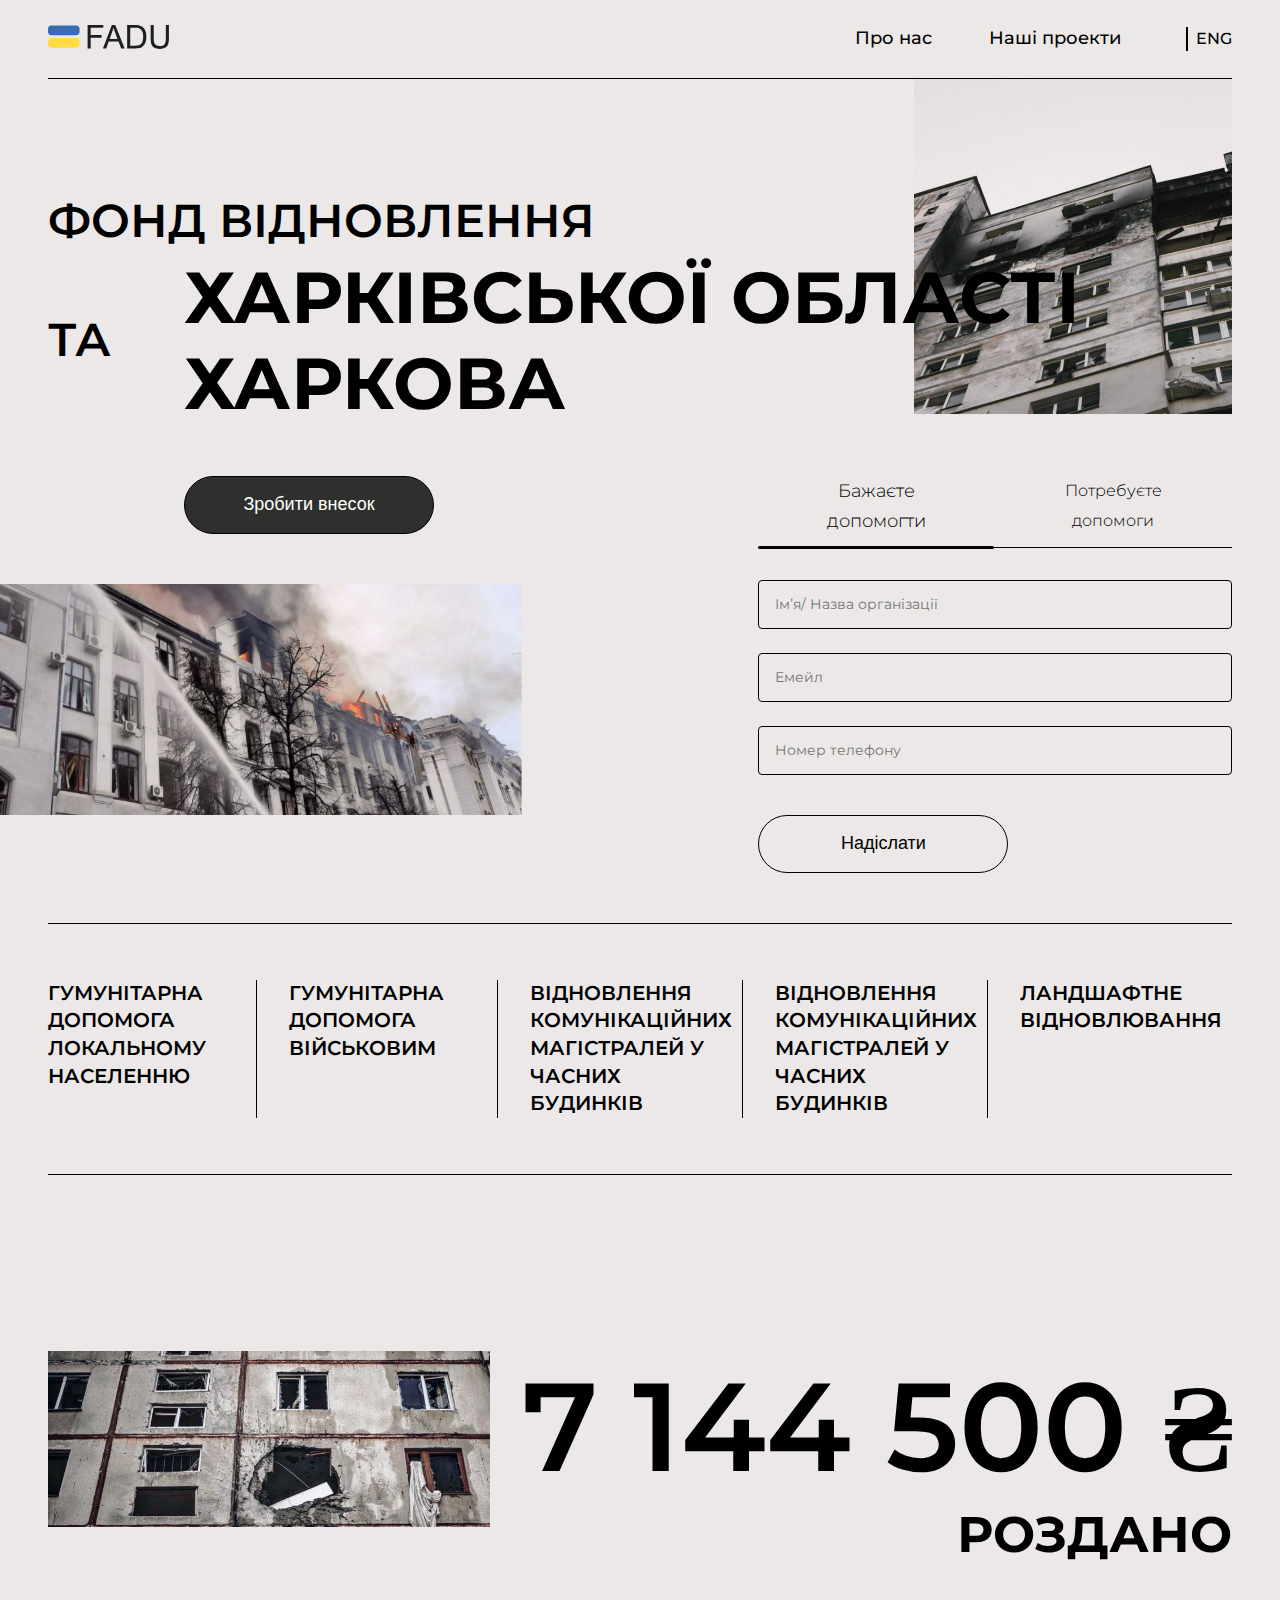
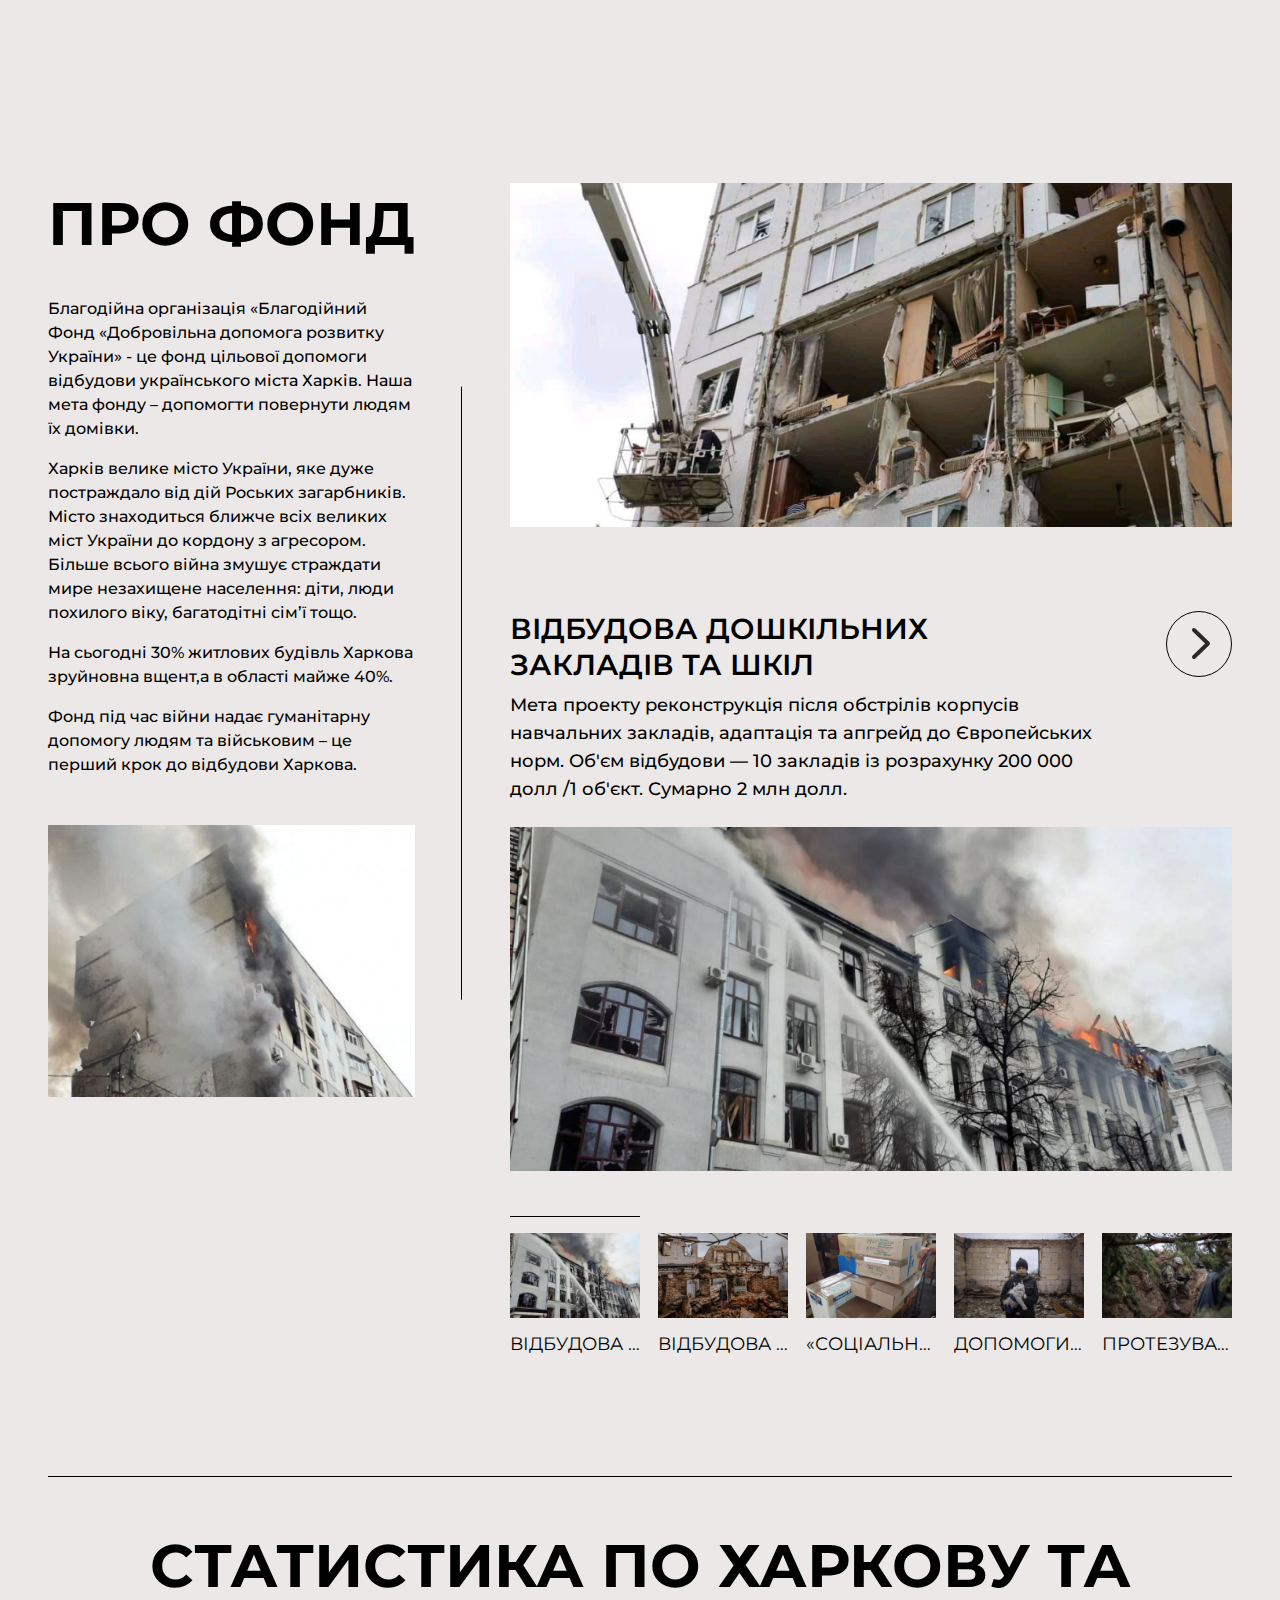
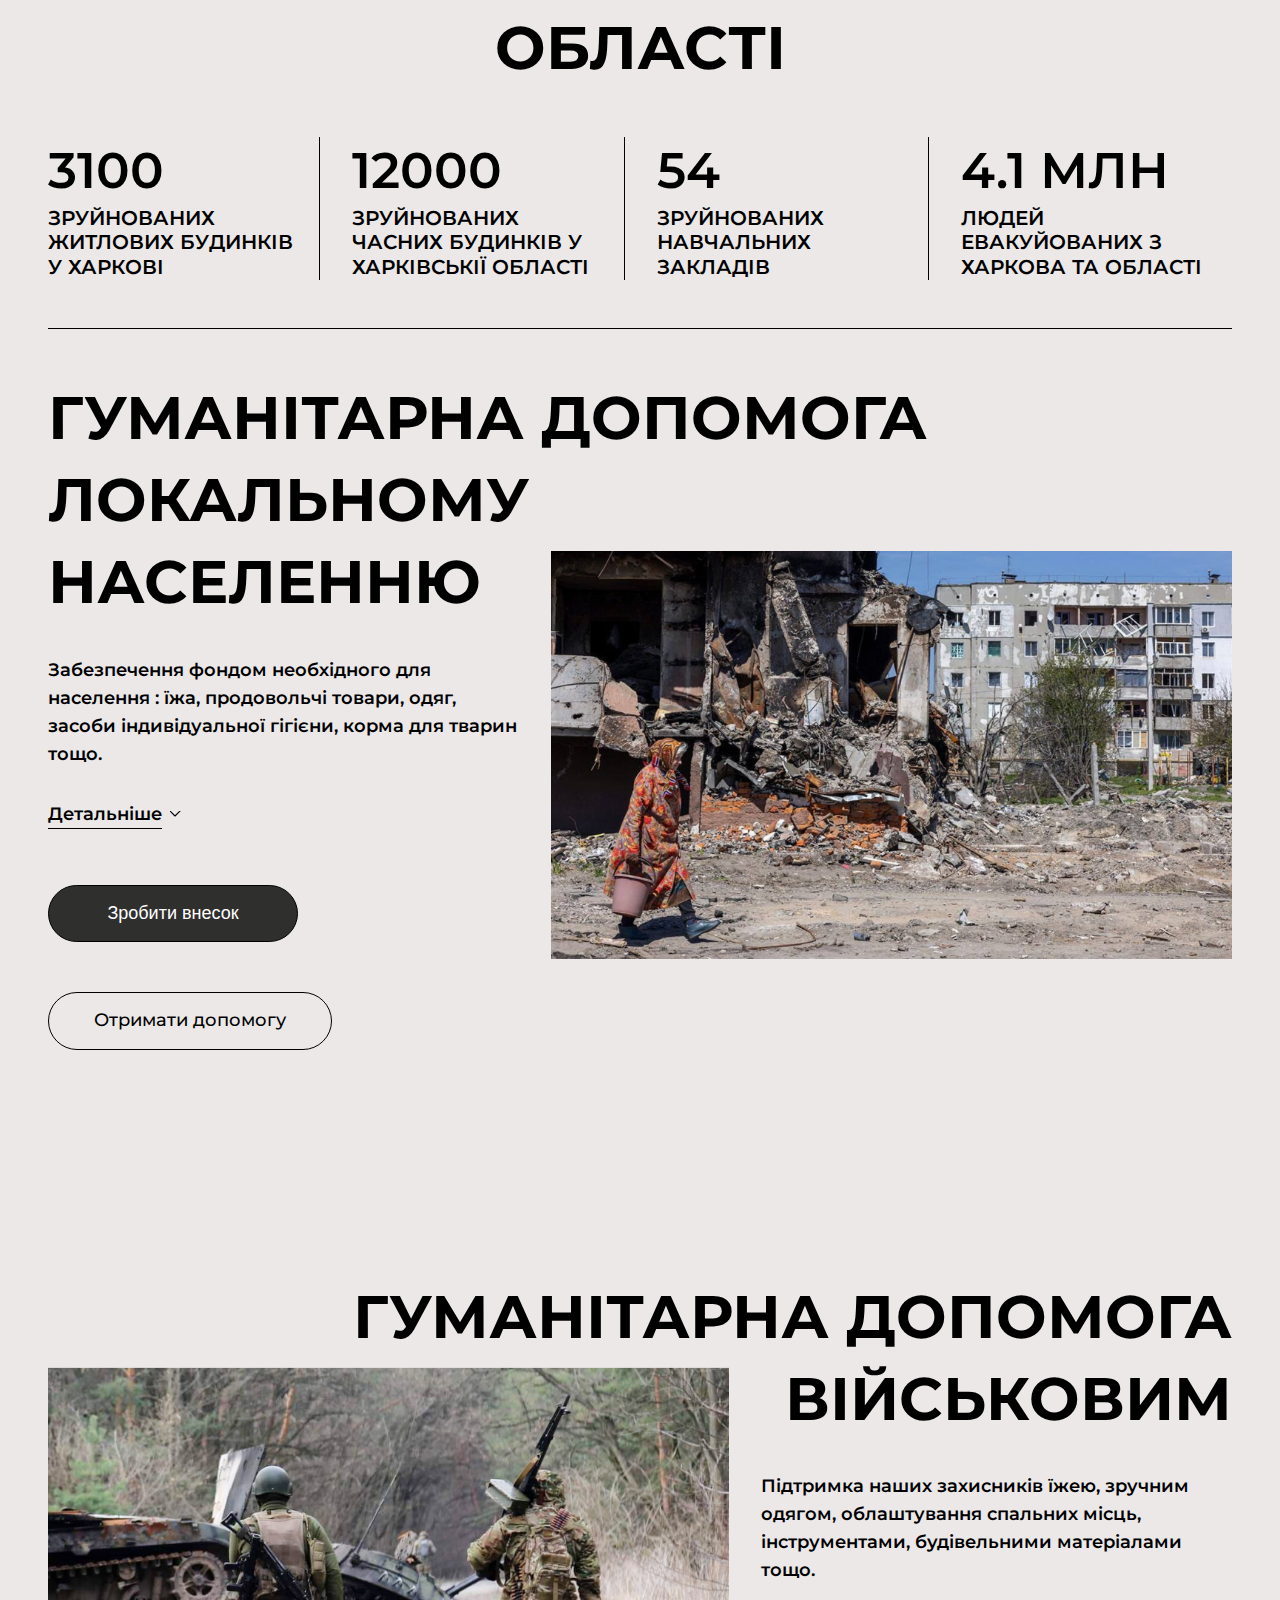
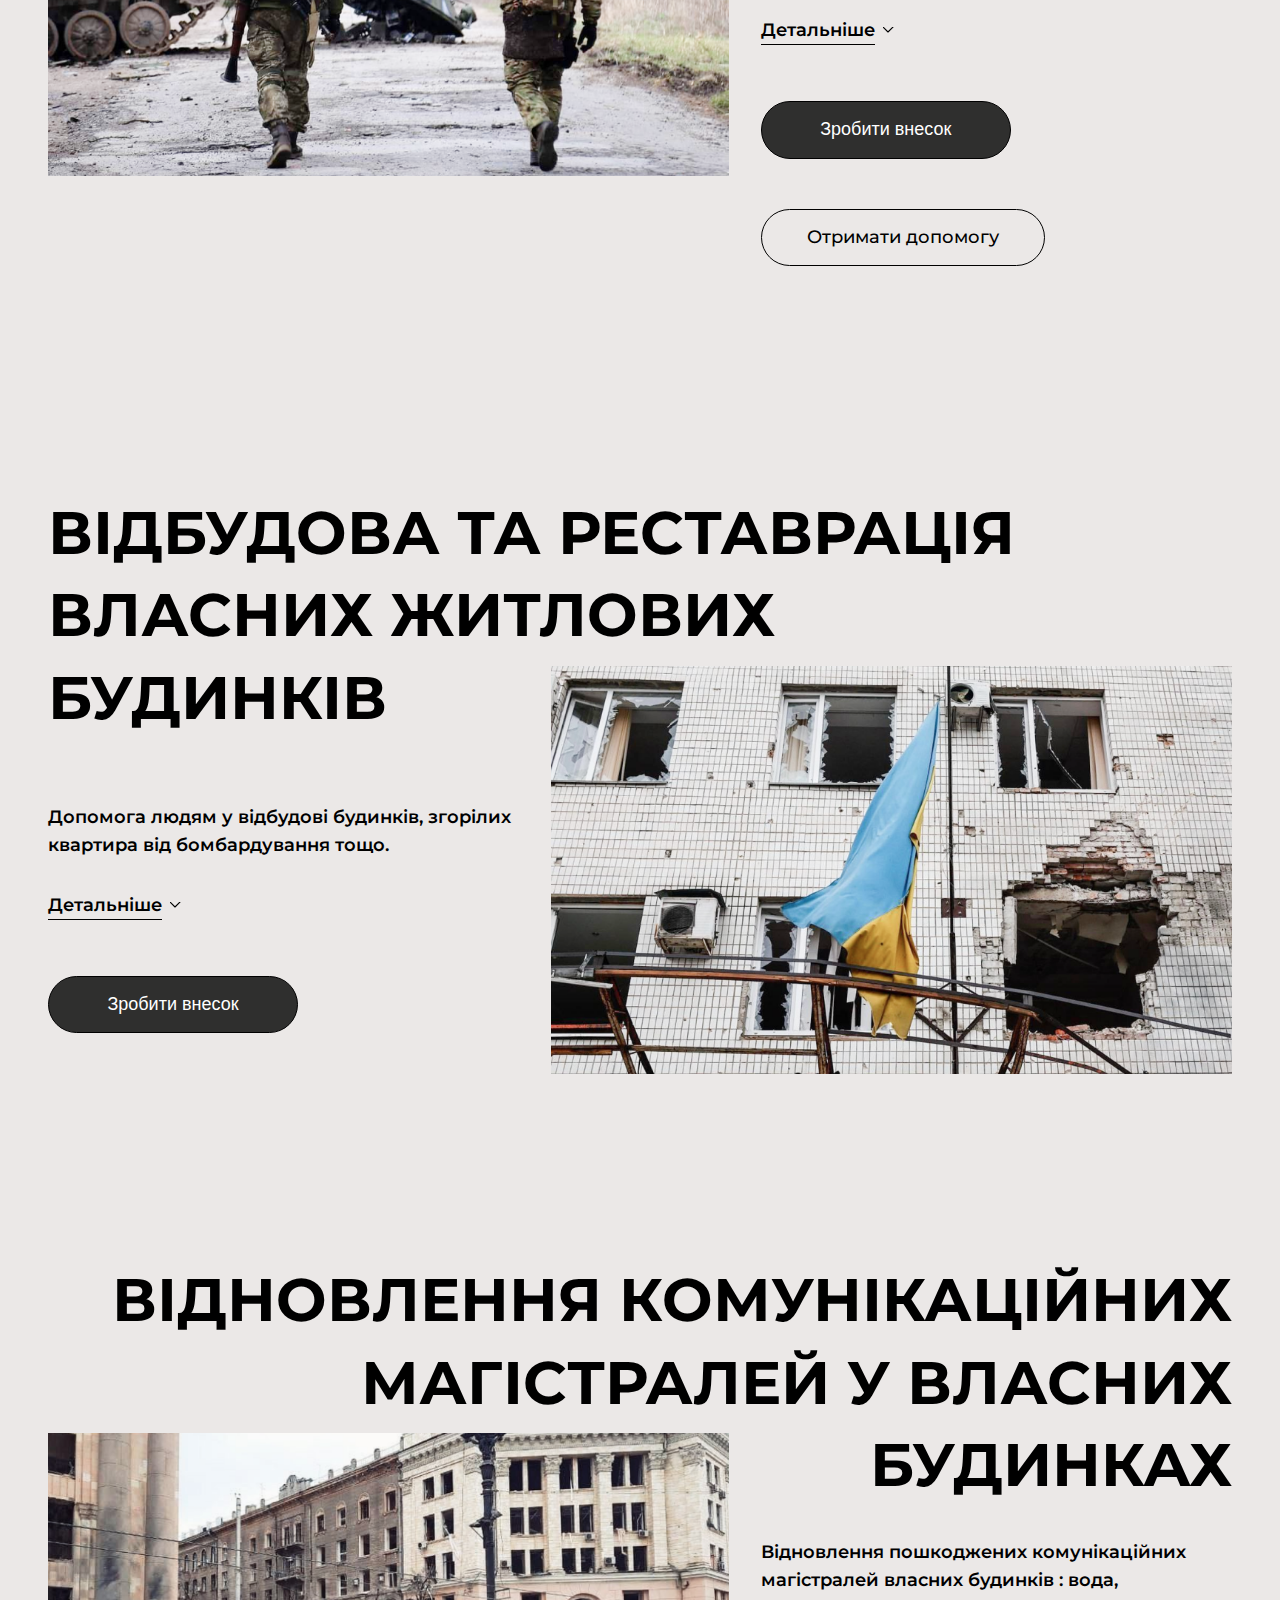
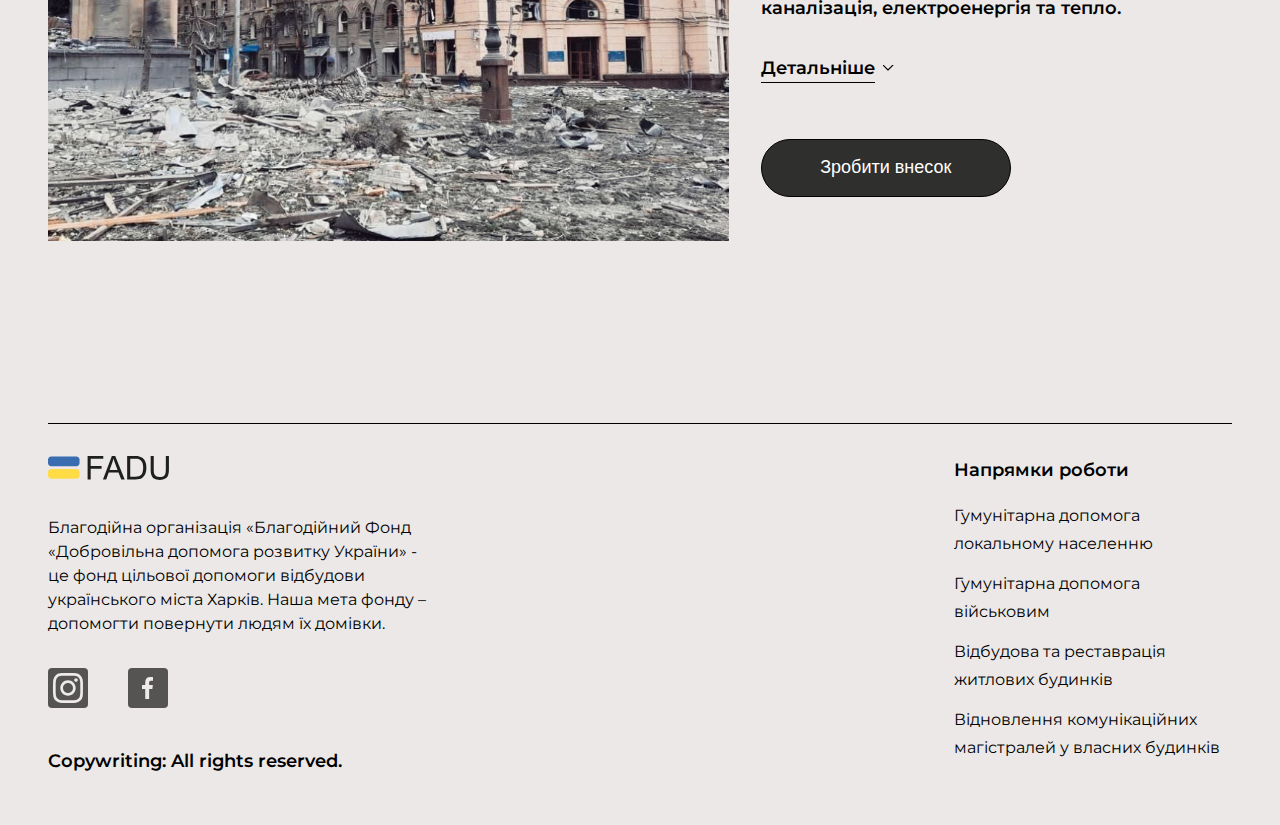
<file: ua.html>
<!DOCTYPE html>
<html lang="en">

<head>
    <meta charset="UTF-8">
    <meta http-equiv="X-UA-Compatible" content="IE=edge">
    <meta name="viewport" content="width=device-width, initial-scale=1.0">
    <link rel="stylesheet" href="styles/reset.css">
    <link rel="stylesheet" href="styles/style.css">
    <title>FADU</title>
</head>

<body>

    <div class="container">
        <header class="header">
            <a href="/" class="logo">
                <img src="img/logo.svg" alt="">
            </a>
            <ul class="nav__box">
                <li class="nav__item">
                    <a href="/aboutus_ua.html" class="nav__link">Про нас</a>
                </li>
                <li class="nav__item">
                    <a href="/#tabs" class="nav__link">Наші проекти</a>
                </li>
                <li class="nav__item language">
                    <a href="/en" class="btn__lang">ENG</a>
                </li>
            </ul>
        </header>

        <div class="title__box">
            <h2 class="main__title">
                <span class="title__light">Фонд відновлення</span>
                <span class="title__bold">Харківської області</span>
                <span class="title__light none__line-height">та</hspan3>
                    <span class="title__bold">харкова</span>
            </h2>
        </div>
        <section class="help">
            <div class="help__flex">
                <div class="help__flex-container">
                    <button class="btn btn-black js-btn__modal">Зробити внесок</button>

                    <div class="help__img-container">
                        <img class="help__img" src="img/main-photo02.png" alt="">
                    </div>
                </div>
                <div class="form">
                    <form action="#" id="form" class="form__body">
                        <div class="choose">
                            <div class="choose-holder">
                                <input id="choose-can" type="radio" name="choose" class="choose-radio" checked="checked"
                                    value="can">
                                <label for="choose-can" class="btn__choose">Бажаєте допомогти</label>
                            </div>
                            <div class="choose-holder">
                                <input id="choose-need" type="radio" name="choose" class="choose-radio" value="need">
                                <label for="choose-need" class="btn__choose">Потребуєте допомоги</label>
                            </div>
                        </div>
                        <div class="input__data">
                            <input type="text" class="data__item _req" placeholder="Імʼя/ Назва організації" value=""
                                name="name">
                            <input type="email" name="email" class="data__item _req _email" placeholder="Емейл"
                                value="">
                            <input type="tel" class="data__item _req" name="tel" placeholder="Номер телефону" value="">
                        </div>
                        <input type="submit" class="btn" value="Надіслати">
                    </form>
                </div>
            </div>
        </section>

        <div class="content">
            <ul class="content__box">
                <li class="content__item">гумунітарна допомога локальному населенню</li>
                <li class="content__item">гумунітарна допомога військовим</li>
                <li class="content__item">відновлення комунікаційних магістралей у часних будинків</li>
                <li class="content__item">відновлення комунікаційних магістралей у часних будинків</li>
                <li class="content__item">ландшафтне відновлювання</li>
            </ul>
        </div>

        <div class="info">
            <div class="info__top">
                <div class="info__top-img">
                    <img class="top__img" src="img/main-photo03.png" alt="">
                </div>
                <div class="info__top-par">
                    <p class="par__bold">7 144 500 &#8372</p>
                    <p class="par__light">роздано</p>
                </div>
            </div>
            <div class="info__flex">
                <div class="info__left">
                    <h3 class="title">Про фонд</h3>
                    <div class="info__text">
                        <p class="info__text-par">Благодійна організація «Благодійний Фонд «Добровільна допомога
                            розвитку України» - це фонд
                            цільової допомоги відбудови українського міста Харків. Наша мета фонду – допомогти
                            повернути
                            людям їх домівки.</p>
                        <p class="info__text-par">Харків велике місто України, яке дуже постраждало від дій Роських
                            загарбників. Місто
                            знаходиться ближче всіх великих міст України до кордону з агресором. Більше всього війна
                            змушує страждати мире незахищене населення: діти, люди похилого віку, багатодітні сім’ї
                            тощо. </p>
                        <p class="info__text-par">На сьогодні 30% житлових будівль Харкова зруйновна вщент,а в
                            області
                            майже 40%.</p>
                        <p class="info__text-par">Фонд під час війни надає гуманітарну допомогу людям та військовим
                            – це
                            перший крок до
                            відбудови Харкова.</p>
                    </div>
                    <!--<button class="btn">Читати детальніше</button>-->

                    <div class="info__left-img">
                        <img class="left__img" src="img/main-photo05.png" alt="">
                    </div>
                </div>
                <div class="info__right">
                    <div class="info__right-img">
                        <img class="right__img" src="img/main-photo04.png" alt="">
                    </div>

                    <div id="tabs">
                        <div id="tabs-1">
                            <div class="tab-text">
                                <h3 class="tab-title">Відбудова Дошкільних закладів та Шкіл</h3>
                                <p>Мета проекту реконструкція після обстрілів корпусів навчальних закладів, адаптація та
                                    апгрейд до Європейських норм. Об'єм відбудови — 10 закладів із розрахунку 200 000
                                    долл /1 об'єкт. Сумарно 2 млн долл.</p>
                            </div>
                            <img src="img/img-tab01.png">
                        </div>
                        <div id="tabs-2">
                            <div class="tab-text">
                                <h3 class="tab-title">Відбудова Харкова та Харківської області</h3>
                                <p>Багатоповерхові будинки придатні для реконструкції. Об'єм відбудови — 100 будинків із
                                    розрахунку — від 85 000 долл /1 будинок. Сумарно 8,5 млн долл. </p>
                            </div>
                            <img src="img/img-tab02.png">
                        </div>
                        <div id="tabs-3">
                            <div class="tab-text">
                                <h3 class="tab-title">«Соціальний Одяг»</h3>
                                <p>Хоч на зараз підприємства зачинені, є готовність налагодити 3 повноцінних виробництва
                                    на території м Харкова, із можливістю задіяти біля 1500 людей у 3 зміни. Пошив одягу
                                    для соціальних працівників: лікарів, військових тощо</p>
                            </div>
                            <img src="img/img-tab03.png">
                        </div>
                        <div id="tabs-4">
                            <div class="tab-text">
                                <h3 class="tab-title">допомоги тваринам</h3>
                                <p>Мета проекту порятунок бездомних тварин. Об'єм забудови — 1 гуманітарний центр
                                    соціалізації та ветеринарної допомоги, адаптації до розселення по іншій території
                                    України та до країн Європи. </p>
                            </div>
                            <img src="img/img-tab04.png">
                        </div>
                        <div id="tabs-5">
                            <div class="tab-text">
                                <h3 class="tab-title">Протезування для ЗСУ та цивільних</h3>
                                <p>Зробити центр протезної реабілітаційної допомоги Військовим та громадському
                                    населенню, котрі втратили частини тіла під час війни. Ми хочемо надавати якісну
                                    послугу у вигляді протезування різноманітних частин тіла.</p>
                            </div>
                            <img src="img/img-tab05.png">
                        </div>
                        <button class="next">&gt;</button>
                        <ul>
                            <li><a href="#tabs-1">
                                    <img src="img/thumb01.png">
                                    <storng class="thumb-title">Відбудова Дошкільних закладів та Шкіл</storng>
                                </a></li>
                            <li><a href="#tabs-2">
                                    <img src="img/thumb02.png">
                                    <storng class="thumb-title">Відбудова Харкова та Харківської області</storng>
                                </a></li>
                            <li><a href="#tabs-3">
                                    <img src="img/thumb03.png">
                                    <storng class="thumb-title">«Соціальний Одяг»</storng>
                                </a></li>
                            <li><a href="#tabs-4">
                                    <img src="img/thumb04.png">
                                    <storng class="thumb-title">допомоги тваринам</storng>
                                </a></li>
                            <li><a href="#tabs-5">
                                    <img src="img/thumb05.png">
                                    <storng class="thumb-title">Протезування для ЗСУ та цивільних</storng>
                                </a></li>
                        </ul>
                    </div>
                </div>
            </div>

        </div>

        <section class="statistic">
            <h2 class="title__center title">статистика по харкову та області</h2>
            <ul class="statistic__box">
                <li class="statistic__item">
                    <span class="item__title">3100</span>
                    зруйнованих житлових будинків у Харкові
                </li>
                <li class="statistic__item">
                    <span class="item__title">12000</span>
                    зруйнованих часних будинків у Харківськії області
                </li>
                <li class="statistic__item">
                    <span class="item__title">54</span>
                    зруйнованих навчальних закладів
                </li>
                <li class="statistic__item">
                    <span class="item__title">4.1 млн</span>
                    людей евакуйованих з Харкова та області
                </li>
            </ul>
        </section>




        <section class="gum__help">
            <div class="gum__box">
                <h3 class="title">
                    Гуманітарна допомога локальному
                    <span class="gum__t">населенню</span>
                </h3>
                <div class="gum__flex">
                    <div class="gum__text-box">
                        <div class="gum__text gum__text-left">
                            <p class="gum__text-bold">Забезпечення фондом необхідного для населення : їжа,
                                продовольчі товари, одяг, засоби індивідуальної гігієни, корма для тварин тощо.</p>
                            <div class="hide__box">
                                <span class="gum__text-bold show__more">Детальніше</span>
                                <div class="hide__text">
                                    <p class="gum__text-regular">Основне завдання гуманітарного напрямку допомоги Фонду
                                        - є
                                        покращення стану гуманітарного забезпечення населення Харкова та Харківської
                                        області.</p>
                                    <p class="gum__text-regular">Гуманітарну допомогу фонду можна отримати шляхом
                                        заповнення
                                        анкети « Гуманітарна потреба для населення». Ми надаємо гуманітарну допомогу за
                                        напрямками : їжа, продовольчі товари, одяг, корма для тварин, лікарські
                                        препарати,
                                        продукти для дітей та малюків. </p>
                                    <p class="gum__text-regular">Ми працюємо над розширенням допомоги від фонду, щоб
                                        можна
                                        було допомогти як найбільшому кількостю населення, але ми залежні від грошового
                                        та
                                        товарного постачання.</p>
                                    <p class="gum__text-regular">Дуже просимо підходити до допомоги з зрозумінням, ми
                                        намагаємось робити добрі справи за можливостями.</p>
                                </div>
                            </div>
                            <div class="btn__box">
                                <button class="btn btn-black js-btn__modal">Зробити внесок</button>
                                <a href="#form" class="btn">Отримати допомогу</a>
                            </div>
                        </div>
                    </div>
                    <div class="img__box">
                        <img src="img/main-photo06.png" alt="" class="content__img">
                    </div>
                </div>
            </div>


            <div class="gum__box">
                <h2 class="title title__right">Гуманітарна допомога <span class="gum__t">військовим</span></h2>
                <div class="gum__flex">
                    <div class="img__box">
                        <img src="img/main-photo07.png" alt="" class="content__img">
                    </div>
                    <div class="gum__text-box">
                        <div class="gum__text gum__text-right">
                            <p class="gum__text-bold">Підтримка наших захисників їжею, зручним одягом, облаштування
                                спальних місць, інструментами, будівельними матеріалами тощо.</p>
                            <div class="hide__box">
                                <span class="gum__text-bold show__more">Детальніше</span>
                                <div class="hide__text">
                                    <p class="gum__text-regular">Військові України – це гордість нації. Ми вважаємо за
                                        необхідне підтримувати наших захисників, роблячи більш комфортнішими умови
                                        їхнього
                                        перебування на фронті.</p>
                                    <p class="gum__text-regular">Ми надаємо гуманітарну допомогу за напрямками :
                                        продукти
                                        харчування, продовольчі товари, одяг, амуніція, будівельні матеріали,
                                        інструменти (
                                        лопати, ручні пили, сокири тощо), спальні місця тощо. </p>
                                    <p class="gum__text-regular">Гуманітарну допомогу фонду можна отримати шляхом
                                        заповнення
                                        анкети « Гуманітарна потреба для військових», або зателефонувати за номером
                                        телефону, щоб більш детальніше дізнатись про можливості допомоги фонду. </p>
                                </div>
                            </div>
                            <div class="btn__box">
                                <button class="btn btn-black js-btn__modal">Зробити внесок</button>
                                <a href="#form" class="btn">Отримати допомогу</a>
                            </div>
                        </div>
                    </div>
                </div>

            </div>

            <div class="gum__box">
                <h2 class="title">Відбудова та реставрація власних житлових
                    <span class="gum__t">будинків</span>
                </h2>
                <div class="gum__flex">
                    <div class="gum__text-box text-box__left">
                        <div class="gum__text gum__text-left">
                            <p class="gum__text-bold">Допомога людям у відбудові будинків, згорілих квартира від
                                бомбардування тощо.</p>
                            <div class="hide__box">
                                <span class="gum__text-bold show__more">Детальніше</span>
                                <div class="hide__text">
                                    <p class="gum__text-regular">Відбудувати Харків та Харківську область – це основна
                                        мета
                                        нашої роботи фонду. Харків – це одне з надвеликих міст, котре знаходиться ближче
                                        від
                                        усіх міст України до кордонів агресора. Дуже постраждало саме місто, а
                                        Харківська
                                        область ще більше - там досі ідуть жорстокі бої за визволення України. Ми
                                        ретельно
                                        підходимо до дослідження руйнування міста та селищ, щоб максимально ефективно
                                        розробити план по відбудові та реставрації зруйнованих будівель.</p>
                                    <p class="gum__text-regular">«Харків Розквітне» це власне назва проекту фонду по
                                        відбудові Харкова та області.</p>

                                    <ul class="gum__text-regular">
                                        Допомога фонду по проекту відбудування та реставрації полягає :
                                        <li>- часткової або повної відбудови зруйнованої будівлі</li>
                                        <li>- полагодження кровель</li>
                                        <li>- реставрації фасадів будівель</li>
                                        <li>- розбір завалів</li>
                                        <li>- ремонтні роботи </li>
                                        <li>- відновлення комунікаційних магістралей : вода, каналізація, електроенергія
                                            та
                                            тепло. </li>
                                    </ul>
                                    <p class="gum__text-regular">Відбудову Харкова та Харківської області буде
                                        проводитись
                                        після закінчення війни.</p>
                                </div>
                            </div>
                            <div class="btn__box">
                                <button class="btn btn-black js-btn__modal">Зробити внесок</button>
                            </div>
                        </div>
                    </div>
                    <div class="img__box">
                        <img src="img/main-photo08.png" alt="" class="content__img">
                    </div>
                </div>

            </div>



            <div class="gum__box">
                <h2 class="title title__right">Відновлення комунікаційних магістралей у власних <span
                        class="gum__t">будинках</span></h2>
                <div class="gum__flex">
                    <div class="img__box">
                        <img src="img/main-photo09.png" alt="" class="content__img">
                    </div>
                    <div class="gum__text-box">
                        <div class="gum__text gum__text-right">
                            <p class="gum__text-bold">Відновлення пошкоджених комунікаційних магістралей власних
                                будинків : вода, каналізація, електроенергія та тепло.</p>
                            <div class="hide__box">
                                <span class="gum__text-bold show__more">Детальніше</span>
                                <div class="hide__text">
                                    <p class="gum__text-regular">Відбудувати Харків та Харківську область – це основна
                                        мета
                                        нашої роботи фонду. Харків – це одне з надвеликих міст, котре знаходиться ближче
                                        від
                                        усіх міст України до кордонів агресора. Дуже постраждало саме місто, а
                                        Харківська
                                        область ще більше - там досі ідуть жорстокі бої за визволення України. Ми
                                        ретельно
                                        підходимо до дослідження руйнування міста та селищ, щоб максимально ефективно
                                        розробити план по відбудові та реставрації зруйнованих будівель.</p>
                                    <p class="gum__text-regular">«Харків Розквітне» це власне назва проекту фонду по
                                        відбудові Харкова та області.</p>

                                    <ul class="gum__text-regular">
                                        Допомога фонду по проекту відбудування та реставрації полягає :
                                        <li>- часткової або повної відбудови зруйнованої будівлі</li>
                                        <li>- полагодження кровель</li>
                                        <li>- реставрації фасадів будівель</li>
                                        <li>- розбір завалів</li>
                                        <li>- ремонтні роботи </li>
                                        <li>- відновлення комунікаційних магістралей : вода, каналізація, електроенергія
                                            та
                                            тепло. </li>
                                    </ul>
                                    <p class="gum__text-regular">Відбудову Харкова та Харківської області буде
                                        проводитись
                                        після закінчення війни.</p>
                                </div>
                            </div>
                            <div class="btn__box">
                                <button class="btn btn-black js-btn__modal">Зробити внесок</button>
                            </div>
                        </div>
                    </div>
                </div>
            </div>
        </section>


        <footer class="footer">
            <div class="social__media">
                <a href="/" class="logo">
                    <img src="img/logo.svg" alt="">
                </a>
                <p class="foot__p">Благодійна організація «Благодійний Фонд «Добровільна допомога розвитку України» - це
                    фонд цільової допомоги відбудови українського міста Харків. Наша мета фонду – допомогти повернути
                    людям їх домівки.</p>
                <ul class="foot__list">
                    <li class="foot__list-item">
                        <a class="social__link" href="https://www.instagram.com/fadu_official_ua/" target="_blank">
                            <img src="img/instagram.svg" alt="">
                        </a>
                    </li>
                    <li class="foot__list-item">
                        <a class="social__link" href="https://www.facebook.com/FreewillAidDevelopmentofUkraine"
                            target="_blank">
                            <img src="img/fb.svg" alt="">
                        </a>
                    </li>
                </ul>
                <p class="info__box-title">Copywriting: All rights reserved.</p>
            </div>
            <div class="footer__info">
                <h3 class="info__box-title">Напрямки роботи</h3>
                <p class="info__box-text">Гумунітарна допомога локальному населенню</p>
                <p class="info__box-text">Гумунітарна допомога військовим</p>
                <p class="info__box-text">Відбудова та реставрація житлових будинків</p>
                <p class="info__box-text">Відновлення комунікаційних магістралей у власних будинків</p>
            </div>
        </footer>



    </div>


    <div class="popup__none">
        <div class="popup__window">
            <div class="popup__head">
                <h4 class="popup__title">Зробити внесок</h4>
                <button class="btn__close"><img src="img/btn__close.svg" alt=""></button>
            </div>
            <div class="popup__box">
                <div class="popup__item">
                    <input id="choose__uah" type="radio" name="choose" class="choose-radio" checked="checked"
                        value="uah">
                    <label for="choose__uah" class="btn__choose">У гривнях</label>
                    <div class="popup__content">
                        <div class="content__part">
                            <h4 class="bold">АТ «ОТП Банк»</h4>
                            <p class="regular">Реквизити фонду: <span class="data" id="p1">5375411402746387</span>
                                <button class="btn__copy" onclick="copyToClipboard('#p1')"><img src="img/btn__copy.svg"
                                        alt=""></button>
                            </p>
                            <p class="regular">Код Одержувача: 44760805</p>
                            <p class="regular">МФО: 300528</p>
                            <p class="regular">Отримувач: БЛАГОДІЙНА ОРГАНІЗАЦІЯ «БЛАГОДІЙНИЙ ФОНД «ДОБРОВІЛЬНА ДОПОМОГА
                                РОЗВИТКУ УКРАЇНИ» </p>
                        </div>
                        <div class="content__part">
                            <h4 class="bold">Монобанк</h4>
                            <p class="regular">Реквизити: <span class="data" id="p2">5375411402746387</span> <button
                                    class="btn__copy" onclick="copyToClipboard('#p2')"><img src="img/btn__copy.svg"
                                        alt=""></button></p>
                            <p class="regular">Отримувач: Камишов Олександр</p>
                        </div>
                    </div>
                </div>
                <div class="popup__item">
                    <input id="choose__usd" type="radio" name="choose" class="choose-radio" value="usd">
                    <label for="choose__usd" class="btn__choose">У валюті</label>
                    <div class="popup__content">
                        <div class="content__part">
                            <h4 class="bold">OTP BANK JSC</h4>
                            <p class="regular">Currencies: USD, EUR, JPY, PLN, CAD, RUB, GBP, CZK, SEK, CHF, HUF</p>
                            <p class="regular">Account: <span class="data data-small"
                                    id="p3">UA743005280000026001000021648</span>
                                <button class="btn__copy" onclick="copyToClipboard('#p3')"><img src="img/btn__copy.svg"
                                        alt=""></button>
                            </p>
                            <p class="regular">SWIFT code: OTPVUAUK</p>
                            <p class="regular">Beneﬁciary: СО «CF «FADU»</p>
                        </div>
                        <div class="content__part">
                            <h4 class="bold">Монобанк</h4>
                            <p class="regular">Currencies: USD</p>
                            <p class="regular">Account: <span class="data data-small"
                                    id="p4">UA043052990000026203870160442</span>
                                <button class="btn__copy" onclick="copyToClipboard('#p4')"><img src="img/btn__copy.svg"
                                        alt=""></button>
                            </p>
                            <p class="regular">SWIFT code: CHASUS33</p>
                            <p class="regular">Beneﬁciary: KAMYSHOV OLEKSANDR</p>
                        </div>
                    </div>
                </div>
                <div class="popup__item">
                    <input id="choose__crypto" type="radio" name="choose" class="choose-radio" value="crypto">
                    <label for="choose__crypto" class="btn__choose">У криптовалюті</label>
                    <div class="popup__content">
                        <div class="popup__content-row">
                            <div class="popup__content-column">
                                <h4 class="bold">BUSD</h4>
                                <div class="qr__container">
                                    <img src="img/83e4deb8-0a86-45f9-94ed-14719ba18639.png" alt="" class="qr__img">
                                </div>
                                <p class="cript">BUSD Адреса для поповнень: <span class="data data-small"
                                        id="p5">0xccc1453839dd29c5d2cacae974d3683dc01f34b</span> <button
                                        class="btn__copy" onclick="copyToClipboard('#p5')"><img src="img/btn__copy.svg"
                                            alt=""></button></p>
                                <p class="regular">Мережа: BNB Smart Chain (BEP20)</p>
                                <p class="regular">Гаманець: Спотовий гаманець</p>
                                <p class="regular">Минимальна сума переказу: 0,00000001 BUSD</p>
                            </div>
                            <div class="popup__content-column">
                                <h4 class="bold">USDT</h4>
                                <div class="qr__container">
                                    <img src="img/83e4deb8-0a86-45f9-94ed-14719ba18639.png" alt="" class="qr__img">
                                </div>
                                <p class="cript">BUSD Адреса для поповнень: <span class="data data-small"
                                        id="p5">0xccc1453839dd29c5d2cacae974d3683dc01f34b</span> <button
                                        class="btn__copy" onclick="copyToClipboard('#p5')"><img src="img/btn__copy.svg"
                                            alt=""></button></p>
                                <p class="regular">Мережа: BNB Smart Chain (BEP20)</p>
                                <p class="regular">Гаманець: Спотовий гаманець</p>
                                <p class="regular">Минимальна сума переказу: 0,00000001 BUSD</p>
                            </div>
                            <div class="popup__content-column">
                                <h4 class="bold">BTS</h4>
                                <div class="qr__container">
                                    <img src="img/83e4deb8-0a86-45f9-94ed-14719ba18639.png" alt="" class="qr__img">
                                </div>
                                <p class="cript">BUSD Адреса для поповнень: <span class="data data-small"
                                        id="p5">0xccc1453839dd29c5d2cacae974d3683dc01f34b</span> <button
                                        class="btn__copy" onclick="copyToClipboard('#p5')"><img src="img/btn__copy.svg"
                                            alt=""></button></p>
                                <p class="regular">Мережа: BNB Smart Chain (BEP20)</p>
                                <p class="regular">Гаманець: Спотовий гаманець</p>
                                <p class="regular">Минимальна сума переказу: 0,00000001 BUSD</p>
                            </div>
                        </div>
                    </div>
                </div>
            </div>
        </div>
    </div>


<div class="pop__copy">
    <div class="word__box">
        Скопійовано
    </div>
</div>

    <script src="js/form.js"></script>
    <script src="js/script.js"></script>
    <script src="js/jquery-1.12.4.min.js"></script>
    <script src="js/jquery-ui.min.js"></script>
    <script src="js/jquery-ui.tabs.neighbors.js"></script>
    <script>
        $(function () {
            $('#tabs').tabs({
                neighbors: {
                    prev: $('button.prev'),
                    next: $('button.next')
                }
            });
        });
    </script>
</body>

</html>
</file>
<file: styles/style.css>
/* montserrat-300 - latin_cyrillic */
@font-face {
    font-family: 'Montserrat';
    font-style: normal;
    font-weight: 300;
    src: url('../fonts/montserrat-v24-latin_cyrillic-300.eot'); /* IE9 Compat Modes */
    src: local(''),
         url('../fonts/montserrat-v24-latin_cyrillic-300.eot?#iefix') format('embedded-opentype'), /* IE6-IE8 */
         url('../fonts/montserrat-v24-latin_cyrillic-300.woff2') format('woff2'), /* Super Modern Browsers */
         url('../fonts/montserrat-v24-latin_cyrillic-300.woff') format('woff'), /* Modern Browsers */
         url('../fonts/montserrat-v24-latin_cyrillic-300.ttf') format('truetype'), /* Safari, Android, iOS */
         url('../fonts/montserrat-v24-latin_cyrillic-300.svg#Montserrat') format('svg'); /* Legacy iOS */
  }
  /* montserrat-regular - latin_cyrillic */
  @font-face {
    font-family: 'Montserrat';
    font-style: normal;
    font-weight: 400;
    src: url('../fonts/montserrat-v24-latin_cyrillic-regular.eot'); /* IE9 Compat Modes */
    src: local(''),
         url('../fonts/montserrat-v24-latin_cyrillic-regular.eot?#iefix') format('embedded-opentype'), /* IE6-IE8 */
         url('../fonts/montserrat-v24-latin_cyrillic-regular.woff2') format('woff2'), /* Super Modern Browsers */
         url('../fonts/montserrat-v24-latin_cyrillic-regular.woff') format('woff'), /* Modern Browsers */
         url('../fonts/montserrat-v24-latin_cyrillic-regular.ttf') format('truetype'), /* Safari, Android, iOS */
         url('../fonts/montserrat-v24-latin_cyrillic-regular.svg#Montserrat') format('svg'); /* Legacy iOS */
  }
  /* montserrat-500 - latin_cyrillic */
  @font-face {
    font-family: 'Montserrat';
    font-style: normal;
    font-weight: 500;
    src: url('../fonts/montserrat-v24-latin_cyrillic-500.eot'); /* IE9 Compat Modes */
    src: local(''),
         url('../fonts/montserrat-v24-latin_cyrillic-500.eot?#iefix') format('embedded-opentype'), /* IE6-IE8 */
         url('../fonts/montserrat-v24-latin_cyrillic-500.woff2') format('woff2'), /* Super Modern Browsers */
         url('../fonts/montserrat-v24-latin_cyrillic-500.woff') format('woff'), /* Modern Browsers */
         url('../fonts/montserrat-v24-latin_cyrillic-500.ttf') format('truetype'), /* Safari, Android, iOS */
         url('../fonts/montserrat-v24-latin_cyrillic-500.svg#Montserrat') format('svg'); /* Legacy iOS */
  }
  /* montserrat-700 - latin_cyrillic */
@font-face {
    font-family: 'Montserrat';
    font-style: normal;
    font-weight: 700;
    src: url('../fonts/montserrat-v24-latin_cyrillic-700.eot'); /* IE9 Compat Modes */
    src: local(''),
         url('../fonts/montserrat-v24-latin_cyrillic-700.eot?#iefix') format('embedded-opentype'), /* IE6-IE8 */
         url('../fonts/montserrat-v24-latin_cyrillic-700.woff2') format('woff2'), /* Super Modern Browsers */
         url('../fonts/montserrat-v24-latin_cyrillic-700.woff') format('woff'), /* Modern Browsers */
         url('../fonts/montserrat-v24-latin_cyrillic-700.ttf') format('truetype'), /* Safari, Android, iOS */
         url('../fonts/montserrat-v24-latin_cyrillic-700.svg#Montserrat') format('svg'); /* Legacy iOS */
  }
  /* montserrat-600 - latin_cyrillic */
  @font-face {
    font-family: 'Montserrat';
    font-style: normal;
    font-weight: 600;
    src: url('../fonts/montserrat-v24-latin_cyrillic-600.eot'); /* IE9 Compat Modes */
    src: local(''),
         url('../fonts/montserrat-v24-latin_cyrillic-600.eot?#iefix') format('embedded-opentype'), /* IE6-IE8 */
         url('../fonts/montserrat-v24-latin_cyrillic-600.woff2') format('woff2'), /* Super Modern Browsers */
         url('../fonts/montserrat-v24-latin_cyrillic-600.woff') format('woff'), /* Modern Browsers */
         url('../fonts/montserrat-v24-latin_cyrillic-600.ttf') format('truetype'), /* Safari, Android, iOS */
         url('../fonts/montserrat-v24-latin_cyrillic-600.svg#Montserrat') format('svg'); /* Legacy iOS */
  }

body {
    font-family: 'Montserrat';
    background-color: #EBE8E7;
    font-size: 16px;
    line-height: 1.2;
}
.container {
    max-width: 1696px;
    margin: 0 auto;
    padding: 0 48px;
}
.header {
    display: flex;
    justify-content: space-between;
    padding: 25px 0;
    border-bottom: 1px solid black;
}
.language {
    display: flex;
}
.btn__lang {
    font-weight: 500;
    font-size: 16px;
    line-height: 1.5;
    border-left: 2px solid #000;
    padding: 0 0 0 8px;
    margin: 0 0 0 8px;
    text-decoration: none;
    text-transform: uppercase;
    color: #000;
}
.btn__lang:hover {
    color: #5C5C5C;
}
.nav__box {
    display: flex;
    align-items: center;
}
.nav__item {
    font-size: 18px;
}
.nav__item:not(:last-child) {
    margin-right: 57px;
}
.nav__link {
    font-weight: 500;
    font-size: 18px;
    line-height: 1.2;
    color: #000;
    text-decoration: none;
}
.title__box {
    background-image: url(../img/main-photo01.png);
    background-repeat: no-repeat;
    background-position-y: top;
    background-position-x: right;
    background-size: 318px 335px;
}
.title__light {
    font-weight: 600;
    font-size: 70px;
    line-height: 1.4;
    text-transform: uppercase;
    display: block;
}
.none__line-height {
    line-height: 0;
}
.title__bold {
    font-weight: 700;
    font-size: 108px;
    line-height: 1.2;
    margin-left: 136px;
    text-transform: uppercase;
    display: block;

}
.main__title{
    padding-top: 110px;
    margin-bottom: 50px;
}
.help {
    margin-bottom: 120px;
}
.help__flex {
    display: flex;
    justify-content: space-between;
}
.help__flex-container {
    width: 50%;
    flex: 0 0 50%;
}
.help__flex-container .btn {
    margin-left: 136px;
}
.help__img-container {
    transform: translateX(-20%);
}
.help__img {
    width: 100%;
}
.btn {
    font-weight: 500;
    font-size: 18px;
    line-height: 1.3;
    border-radius: 57px;
    padding: 16px 45px;
    border: 1px solid #000;
    background: transparent;
    min-width: 250px;
    text-align: center;
    margin-bottom: 50px;
    margin-right: 32px;
    color: #000;
    text-decoration: none;
    cursor: pointer;
}
.btn:last-child {
    margin-right: 0;
}
.btn-black {
    color: #ffffff;
    background: rgba(0, 0, 0, 0.8);
}
.btn__help {
    margin: 51px 0 51px 136px;
}

.form {
    flex: 0 0 40%;
    width: 40%;
}
.form__body {
    position: relative;
}
.form__body::after {
    content: "";
    position: absolute;
    top: 0;
    left: 0;
    width: 100%;
    height: 100%;
    background: rgba(235, 232, 231, 0.8) url("../img/loading.gif") center / 50px no-repeat;
    opacity: 0;
    visibility: hidden;
    transition: all 0.5s ease 0s;
}
.form__body._sending::after {
    opacity: 1;
    visibility: visible;
}
.form__title {
    font-weight: 500;
    font-size: 20px;
    line-height: 1.4;
}
.form__title:last-of-type {
    margin: 0 0 40px;
}
.choose {
    width: 100%;
    display: flex;
}
.choose-holder {
    flex-grow: 1;
    position: relative;
}
.btn__choose {
    font-weight: 300;
    font-size: 16px;
    line-height: 30px;
    padding: 0 33px 11px;
    cursor: pointer;
    display: block;
    position: relative;
    text-align: center;
    border-bottom: 1px solid #000;
    margin-bottom: 32px;
}
.btn__choose:after {
    content: "";
    width: 100%;
    height: 3px;
    border-radius: 2px;
    position: absolute;
    bottom: -2px;
    left: 0;
    background: #000;
    display: none;
}
.choose-radio {
    position: absolute;
    left: 0;
    top: 0;
    opacity: 0;
}
.choose-radio:checked ~ .btn__choose {
    font-size: 18px;
}
.btn__choose:hover {
    color: #5C5C5C;
}
.choose-radio:checked ~ .btn__choose:after {
    display: block;
}
.input__data {
    margin: 0 0 40px;
}
.data__item {
    display: block;
    width: 100%;
    padding: 16px;
    border-radius: 4px;
    background-color: transparent;
    border: 1px solid black;
    outline: none;
}
.data__item::placeholder {
    font-weight: 400;
    font-size: 14px;
    line-height: 1.14;
    font-family: 'Montserrat' !important;
}
.data__item:not(:last-child) {
    margin: 0 0 24px;
}
.input__data._error .data__item {
    border: 1px solid red;
}
.content {
    border-top: 1px solid black;
    padding: 56px 0;
}
.content__box {
    display: flex;
    border-bottom: 1px solid black;
    padding: 0 0 56px 0;
    justify-content: space-between;
    gap: 32px;
}
.content__item {
    font-weight: 600;
    font-size: 26px;
    line-height: 1.38;
    text-transform: uppercase;
    padding-right: 10px;
    flex-basis: 20%;
}
.content__item:not(:last-child) {
    border-right: 1px solid black;
}
.hide__text {
    display: none;
}
.show__box .hide__text {
    display: block;
}
.show__more {
    display: inline-block;
    cursor: pointer;
    border-bottom: 1px solid #000;
    position: relative;
    margin: 32px 20px 8px 0;
}
.show__more:hover {
    border-bottom: 1px solid transparent;
}
.show__more:after {
    content: "";
    position: absolute;
    right: -20px;
    top: 50%;
    transform: translateY(-50%) rotate(180deg);
    width: 12px;
    height: 6px;
    background: url(../img/arrow.svg) no-repeat;
}
.show__box .show__more:after {
    transform: translateY(-50%) rotate(0deg);
}
.info {
    padding: 120px 0;
    border-bottom: 1px solid black;
}
.info__top {
    display: flex;
    justify-content: space-between;
    margin-bottom: 120px;
}
.info__top-par {
    text-align: right;
}
.par__bold {
    font-weight: 600;
    font-size: 150px;
    line-height: 1.2;
    white-space: nowrap;
}
.par__light {
    font-weight: 700;
    font-size: 70px;
    line-height: 1.37;
    text-transform: uppercase;
}
.par__bold {
    text-align: right;
}
.info__text {
    margin-bottom: 48px;
}
.info__text-par {
    font-weight: 500;
    font-size: 16px;
    line-height: 1.5;
}
.info__text-par:not(:last-child){
    margin-bottom: 1em;
}
.btn__help.btn__read {
    border: 1px solid #000;
    color: #000;
    background-color: transparent;
    margin-left: 0;
}
.info__right-img {
    margin-bottom: 80px;
}
.right__img {
    width: 100%;
}
.right-content__title {
    font-weight: 600;
    font-size: 29px;
    line-height: 1.24;
    text-transform: uppercase;
    margin-bottom: 8px;
}
.right-content__text {
    margin-bottom: 24px;
    font-weight: 500;
    font-size: 18px;
    line-height: 1.56;
}
.info__flex {
    display: flex;
    justify-content: space-between;
    align-items: flex-end;
}
.info__left {
    flex-basis: 35%;
    margin-right: 20px;
    position: relative;
    padding: 0 4% 0 0;
}
.info__left:after {
    content: "";
    width: 1px;
    height: 60%;
    background: #000;
    position: absolute;
    right: 0;
    top: 50%;
    transform: translateY(-50%);
}
.info__left-img {
    max-width: 512px;
    height: 379px;
}
.left__img {
    width: 100%;
}
.info__right {
    flex-basis: 61%;
    width: 61%;
}
.box__slider {
    display: flex;
    flex-direction: column;
}
.main__item {
    height: 378px;
    flex: 0 0 1;
    background-color: #D9D9D9;
    margin-bottom: 42px;
}

.main__item-img {
    width: 100%;
}
.sub__items {
    display: flex;
    justify-content: space-between;
}
.sub__item {
    border-top: 1px solid transparent;
    flex: 0 1 20%;
   
}
.sub__item:not(:last-child) {
    margin-right: 32px;
}
.sub__item:hover {
    border-top: 1px solid #000;
}
.sub__img-container {
    margin: 16px 0;
    background-color: #D9D9D9;
    height: 104px;
}
.sub__img {
    width: 100%;
}
.sub__text {
    font-weight: 500;
    font-size: 18px;
    line-height: 1.56;
    text-transform: uppercase;
}
.statistic {
    padding: 120px 0;
    border-bottom: 1px solid #000;
    margin-bottom: 120px;
}
.title {
    font-weight: 700;
    font-size: 70px;
    line-height: 1.37;
    text-transform: uppercase;
    position: relative;
    margin-bottom: 32px;
}
.gum__t {
    display: block;
}
.title__right {
    text-align: right;
}
.statistic__box {
    display: flex;
}
.title__center {
    text-align: center;
    margin-bottom: 80px;
}
.item__title {
    display: block;
    font-weight: 600;
    font-size: 70px;
    line-height: 1.37;
}
.statistic__item {
    font-weight: 600;
    font-size: 29px;
    line-height: 1.24;
    text-transform: uppercase;
    flex-basis: 25%;
}
.statistic__item:not(:last-child){
    border-right: 1px solid #000;
    padding-right: 24px;
}
.statistic__item:not(:first-child){
    margin-left: 32px;
}
.img__box {
    flex-basis: 57.5%;
    flex-grow: 1;
    flex-shrink: 0;
    margin-top: -105px;
}
.content__img {
    width: 100%;
}
.gum__flex {
    display: flex;
    justify-content: space-between;
}
.gum__text {
    margin-bottom: 48px;
}
.gum__text-box {
    margin-bottom: 48px;
    margin-right: 32px;
}
.gum__text-right {
    margin-left: 32px;
}
.gum__text-left {

}
.text-box__left {
    margin-top: 32px;
}
.gum__text-bold {
    font-weight: 600;
    font-size: 18px;
    line-height: 1.56;
}
.gum__text-regular {
    font-weight: 500;
    font-size: 16px;
    line-height: 1.5;
}
.gum__text-regular:not(:last-child) {
    margin-bottom: 1em;
}
.btn__box {
    display: flex;
    margin-top: 48px;
    flex-wrap: wrap;
}
.btn__donut, .btn__get {
    padding: 16px 45px;
    font-size: 18px;
    border-radius: 57px;
    white-space: nowrap;
    margin-bottom: 10px;
}
.btn__donut {
    background: rgba(0, 0, 0, 0.8);
    color: #ffffff;
    border: none;
    margin-right: 32px;
}
.btn__get {
    background-color: transparent;
    color: #000;
    border: 1px solid #000;
}
.gum__box:not(:last-child) {
    margin-bottom: 160px;
}
.gum__help {
    padding-bottom: 80px;
}
.footer {
    display: flex;
    justify-content: space-between;
    padding: 32px 0;
    border-top: 1px solid #000;
}
.social__media {
    /* flex: 0 0 512px; */
    flex-basis: 32%;
}
.footer__info {
    /* flex: 0 0 376px; */
    flex-basis: 23.5%;
}
.info__box-title {
    font-weight: 600;
    font-size: 18px;
    line-height: 1.56;
    margin-bottom: 1em;
}
.info__box-text {
    font-weight: 400;
    font-size: 16px;
    line-height: 1.75;
}
.info__box-text:not(:last-child){
    margin-bottom: 12px;
}
.foot__p {
    margin: 32px 0;
    font-weight: 400;
    font-size: 16px;
    line-height: 1.5;
}
.foot__list {
    display: flex;
    margin-bottom: 35px;
}
.foot__list-item:not(:last-child) {
    margin-right: 40px;
}

.info__top-img {
    flex-basis: 45%;
    flex-grow: 0;
    flex-shrink: 1;
    height: 312px;
    margin-right: 32px;
}
.top__img {
    width: 100%;
}
/* ------------------------------------------ */
/* TABS */
/* ------------------------------------------ */
.ui-tabs {
    position: relative;
    max-width: 920px;
}
.tab-text {
    min-height: 160px;
    padding: 0 136px 24px 0;
}
.tab-text p {
    font-weight: 500;
    font-size: 18px;
    line-height: 28px;
}
.ui-tabs-panel img {
    width: 100%;
    height: auto;
}
.next {
    position: absolute;
    top: 0;
    right: 0;
    width: 66px;
    height: 66px;
    border: 0;
    background: url(../img/btn-next.svg) no-repeat;
    background-size: contain;
    font-size: 0;
    cursor: pointer;
}
.ui-tabs-nav {
    display: flex;
    justify-content: space-between;
    margin: 40px 0 0;
}
.ui-state-default {
    flex: 0 0 18%;
    width: 18%;
    padding: 16px 0 0;
    border-top: 1px solid transparent;
}
.ui-state-default.ui-state-active {
    border-top: 1px solid #000;
}
.ui-state-default img {
    width: 100%;
    height: auto;
    display: block;
}
.ui-tabs-anchor {
    display: block;
    text-decoration: none;
    color: #000;
}
.tab-title {
    font-size: 29px;
    line-height: 36px;
    font-weight: 600;
    text-transform: uppercase;
    margin: 0 0 8px;
}
.thumb-title {
    width: 100%;
    white-space: nowrap;
    display: block;
    overflow: hidden;
    text-overflow: ellipsis;
    font-size: 18px;
    text-transform: uppercase;
    text-decoration: none;
    margin: 16px 0 0;
}

/* ------------------------------------------ */
/* popup */
/* ------------------------------------------ */


.popup__head {
    display: flex;
    justify-content: space-between;
    align-items: center;
    margin-bottom: 52px;
}
.btn__close, .btn__copy {
    border: none;
    background-color: transparent;
}

.popup__none {
    width: 100vw;
    height: 100vh;
    position: fixed;
    z-index: 999;
    left: 0;
    top: 0;
    /* display: flex; */
    justify-content: center;
    display: none;
}
.popup__none:before {
    content: "";
    width: 100vw;
    height: 100vh;
    background: rgba(55, 55, 55, 0.6);
    position: fixed;
    left: 0;
    top: 0;
}
.popup__window {
    position: relative;
    padding: 36px 40px;
    flex-basis: 90%;
    height: calc(100vh - 200px);
    background-color: #EBE8E7;
    z-index: 10000;
    overflow: auto;
    margin: 100px 0;

}
.popup__window::after {
    content: "";
    position: absolute;
    top: 0;
    left: 0;
    width: 100%;
    height: 100%;
    opacity: 0;
    visibility: hidden;
    transition: all 0.5s ease 0s;
}
.popup__window._sending::after {
    opacity: 1;
    visibility: visible;
}
.popup__box {
    width: 100%;
    margin: 0 0 32px;
    display: flex;
    position: relative;
}
.popup__item {
    flex: 0 0 33%;
    height: 420px;
}

.popup__title {
    text-transform: uppercase;
    font-weight: 600;
    font-size: 29px;
    line-height: 1.24;
}
.popup__content {
    display: none;
    position: absolute;
    top: 72px;
    left: 0;
    width: 100%;
}
.popup__content-row {
    display: grid;
    grid-template-columns: repeat(3, 1fr);
    gap: 40px;
}
.bold {
    margin-bottom: 16px;
}
.regular {
    margin-bottom: 8px;
    display: flex;
    align-items: center;
}
.cript {
    display: flex;
    flex-wrap: wrap;
    align-items: center;
}
.data {
    margin-left: 5px;
    margin-right: 24px;
}
.cript .data {
    margin-left: 0;
    margin-right: 0;
    word-break: break-all;
}
.content__part {
    margin-bottom: 56px;
}
.popup__item .choose-radio:checked ~ .popup__content {
    display: block;

}
.qr__container {
    width: 142px;
    height: 142px;
    margin: 32px auto;
}
.qr__img {
    width: 100%;
}
/*COPY*/

.pop__copy {
    display: none;
    position: fixed;
    z-index: 999999;
    left: 0;
    top: 0;
    width: 100%;
    height: 100%;
    overflow: auto;
    background-color: rgba(0, 0, 0, 0.8);
    align-items: center;
    justify-content: center;
}
.word__box {
    color: #EBE8E7;
    font-size: 16px;
    text-align: center;
}

/* ABOUT US */


.title__about {
    margin: 56px 0;
}
.documents .title__light, .our__team .title__light {
    margin-bottom: 64px;
}
.documents {
    margin-bottom: 200px;
}
.about__us {
    background-image: url(../img/about2.jpg);
    background-repeat: no-repeat;
    background-position-y: 120px;
    background-position-x: right;
    background-size: 720px 336px;
}
.about__us .main__title {
    display: inline-block;
    padding-top: 0;
}
.about__us .btn {
    display: block;
}
.title__img {
    width: 240px;
    height: 288px;
    display: inline-block;
    margin-right: 170px;
}
.img__bg {
    width: 100%;
}
.info__flex {
    align-items: flex-start;
}
.left__about {
    padding: 0 0 0 4%;
    margin-right: 0;
} 
.left__about:after {
    content: "";
    width: 1px;
    height: 100%;
    background: #000;
    position: absolute;
    left: 0;
    top: 50%;
    transform: translateY(-50%);
}





/* slider */
.slick-slider {
    margin: 0 90px;
}
.slick-arrow {
    background-size: cover;
    background-color: transparent;
    border: none;
    width: 66px;
    height: 66px;
    position: absolute;
    display: block;
    z-index: 100000;
    top: 50%;
    transform: translate(0, -50%);
}
.slick-prev {
    background-image: url(../img/slider/back.svg);
    left: -90px;
}
.slick-next {
    background-image: url(../img/slider/next.svg);
    right: -90px;
}
.slider__img-box {
    margin: 0 16px;
}
.slider__img {
    width: auto;
    height: 530px;
}
.our__team .title__light {
    text-align: right;
}
.gallery {
    margin: 0 -16px;
    display: flex;
    flex-wrap: wrap;
    justify-content: flex-end;
}
.gallery__item {
    flex: 0 0 25%;
    width: 25%;
    padding: 0 16px 104px;
}
.gallery__img-box {
    width: 100%;
    height: auto;
    margin-bottom: 24px;
}
.gallery__img {
    width: 100%;
}
.gallery__text {
    font-size: 29px;
    line-height: 1.2;
    text-transform: uppercase;
    font-weight: 600;
    display: flex;
    flex-direction: column;
}


/* MEDIA */
@media only screen
and (max-width: 1576px) {
    .title__bold {
        font-size: 98px;
    }
}

@media only screen
and (max-width: 1450px) {
    .title__bold {
        font-size: 90px;
    }
    .title__light {
        font-size: 55px;
    }
    .par__bold {
        font-size: 125px;
    }
    .par__light {
        font-size: 50px;
    }
    .content__item, .statistic__item {
        font-size: 20px;
        padding-right: 10px;
    }
    .item__title {
        font-size: 50px;
    }
    .title {
        font-size: 60px;
    }
}
@media only screen
and (max-width: 1425px) {
    .title__img {
        display: none;
    }
    .help {
        margin-bottom: 0;
    }
}

@media only screen
and (max-width: 1352px) {
    .title__bold {
        font-size: 72px;
    }
    .title__light {
        font-size: 46px;
    }
    .statistic {
        margin-bottom: 80px;
        padding: 80px 0;
    }
    .gum__box:not(:last-child) {
        margin-bottom: 80px;
    }
    .title__center {
        margin-bottom: 48px;
    }
    .statistic {
        margin-bottom: 48px;
        padding: 48px 0;
    }
}
@media only screen
and (max-width: 1250px) {
    .info__top {
        flex-direction: column;
    }
    .info__top-img {
        margin: 0;
    }
    .title {
        font-size: 48px;
    }
    .info__flex {
        align-items: flex-start;
    }
    .popup__window {
        flex-basis: 90%;
        height: calc(100vh - 100px);
        margin: 50px 0;
    }
}

@media only screen
and (max-width: 1200px) {
    .content__item, .statistic__item {
        font-size: 18px;
        padding-right: 10px;
    }
    .statistic__item:not(:first-child) {
        margin-left: 16px;
    }
    .content {
        padding: 28px 0;
    }  
    .content__box {
        padding: 0 0 28px 0;
        gap: 16px;
    }
    .help__img-container {
        transform: translateX(0);
    }
    .help__flex-container .btn {
        margin-left: 0;
    }
}
@media only screen
and (max-width: 1130px) {
    .about__us {
        background-position-y: -120px;
    }
    .title__bold {
        font-size: 62px;
    }
    .title__light {
        font-size: 41px;
    }
    .content__item, .statistic__item {
        font-size: 16px;
        padding-right: 10px;
    }
    .content {
        padding: 20px 0;
    }  
    .content__box {
        padding: 0 0 20px 0;
        gap: 12px;
    }
    .help__flex-container {
        width: 40%;
        flex-basis: 40%;
    }
    .form {
        width: 50%;
        flex-basis: 50%;
    }
}
@media only screen
and (max-width: 1000px) {
    .title, .title__right {
        font-size: 20px;
        text-align: center;
    }
    .par__light {
        font-size: 30px;
    }
    .btn {
        width: 100%;
        margin-right: 0;
        margin-bottom: 20px;
    }
    .par__bold {
        font-size: 60px;
    }
    .help__flex {
        display: block;
    }
    .gum__flex {
        flex-direction: column;
    }
    .gum__t {
        position: relative;
        display: inline;
    }
    .top, .bottom {
        top: 0;
    }
    .social__media {
        flex-basis: 52%;
    }
    .footer__info {
        flex-basis: 43.5%;
    }
    .foot__p {
        font-size: 14px;
    }
    .info__box-text {
        font-size: 14px;
        line-height: 1.4;
    }
    .info__box-text:not(:last-child){
        margin-bottom: 10px;
    }
    .statistic {
        padding: 32px 0;
    }
    .title__center {
        margin-bottom: 32px;
    }
    .statistic__box {
        flex-direction: column;
    }
    .statistic__item:not(:last-child), .statistic__item:last-child {
        border-right: none;
        margin-left: 0;
        padding-right: 0;
    }
    .content__box {
        flex-direction: column;
    }
    .content__item:not(:last-child) {
        border-right: none;
    }
    .item__title {
        font-size: 36px;
        display: inline-block;
    }
    .statistic__item {
        font-size: 26px;
        text-transform:lowercase;
        text-align: left;
    }
    .img__box {
        margin-top: 0;
    }
    .gum__text-box {
        margin: 10px 0 0 0;
    }
    .gum__text-right {
        margin-left: 0;
    }
    .gum__text {
        margin-bottom: 32px;
    }
    .gum__box:not(:last-child) {
        margin-bottom: 32px;
    }
    .gum__help {
        padding-bottom: 0;
    }
    .help__img-container {
        display: none;
    }
    .form {
        width: 100%;
        padding: 20px 0 0;
    }
    .help__flex-container {
        width: 100%;
    }
    .info {
        padding-top: 32px;
    }
    .info__top {
        margin-bottom: 64px;
    }
    .title__box {
        background: none;
    }
    .info__left {
        padding: 0;
        margin: 0;
    }
    .info__left:after {
        display: none;
    }
    .info__flex {
        display: block;
    }
    .info__left-img {
        display: none;
    }
    .info__right {
        width: 100%;
    }
    .ui-tabs-nav {
        display: none;
    }
    .popup__box {
        display: block;
    }
    .popup__item {
        height: auto;
    }
    .popup__content-row {
        display: block;
    }
    .popup__content-column {
        margin: 0 0 32px;
    }
    .data {
        margin-left: 0;
    }
    .popup__window {
        padding: 20px;
    }
    .popup__content {
        display: block;
        position: static;
    }
    .popup__item .choose-radio:checked ~ .btn__choose, .popup__item .choose-radio ~ .btn__choose {
        font-size: 16px;
        text-align: left;
        padding-left: 0;
    }
    .popup__item .btn__choose:hover {
        color: #000;
    }
    .popup__item .choose-radio:checked ~ .btn__choose:after {
        display: none;
    }
    .slick-slider {
        margin: 0;
    }
    .slider__img {
        width: 100%;
        height: auto;
        max-width: 700px;
    }
    
    .slick-prev {
        width: 48px;
        height: 48px;
        left: -24px;
    }
    .slick-next {
        width: 48px;
        height: 48px;
        right: -24px;
    }
    .documents {
        margin: 32px 0;
    }
    .gallery__item {
        width: 50%;
        flex-basis: 50%;
        padding-bottom: 32px;
    }
    .gallery__img-box {
        margin-bottom: 5px;
    }
    .gallery__text {
        font-size: 16px;
    }
}
@media only screen
and (max-width: 700px) {
    .header {
        align-items: center;
    }
    .logo {
        display: block;
        width: 80px;
        flex: 0 0 80px;
    }
    .logo img {
        width: 100%;
    }
    .ui-tabs {
        margin-bottom: 32px;
    }
    .title__bold {
        font-size: 70px;
    }
    .title__light {
        font-size: 45px;
    }
    .main__title{
        padding-top: 32px;
    }
    .title__box {
        background-image: none;
    }
    .help__flex .btn__help {
        width: 100%;
        margin: 32px 0 0 0;
    }
    .par__bold {
        font-size: 70px;
    }
    .info__top {
        margin-bottom: 32px;
    }
    .btn__help.btn__read {
        margin: 32px 0;
    }
    .info {
        padding: 0;
    }
    .title__bold {
        margin-left: 0px;
    }
    .none__line-height {
        line-height: 1;
    }
    .title__bold, .title__light {
        display: inline-block;
    }
    .nav__item:not(:last-child) {
        margin-right: 32px;
    }
    .footer {
        flex-direction: column-reverse;
    }
    .social__media {
        margin-top: 32px;
    }
    .tab-text {
        padding: 0 0 24px 0;
    }
    .tab-title {
        padding-right: 68px;
        padding-bottom: 20px;
    }
    .form {
        max-width: unset;
    }
    .choose-holder .btn__choose,
    .choose-holder .choose-radio:checked ~ .btn__choose {
        font-size: 16px;
        line-height: 20px;
        padding-bottom: 4px;
    }
    .tab-title, .popup__title {
        font-size: 20px;
        line-height: 28px;
    }
    .next {
        width: 48px;
        height: 48px;
    }
    .popup__window {
        flex-basis: 100%;
        height: 100vh;
        margin: 0;
    }
    .slider__img {
        max-width: 500px;
    }
    .slick-prev {
        width: 48px;
        height: 48px;
        left: 4px;
    }
    .slick-next {
        width: 48px;
        height: 48px;
        right: 4px;
    }
}
@media only screen
and (max-width: 650px) {
    .title__bold {
        font-size: 46px;
    }
    .title__light {
        font-size: 35px;
    }
    .nav__link,
    .nav__item,
    .btn__lang {
        font-size: 14px;
    }
    .logo {
        margin-right: 16px;
    }
    .container {
        padding: 0 20px;
    }
    .help__flex {
        margin-bottom: 32px;
    }
    .slider__img {
        max-width: 320px;
    }
    .slick-prev,
    .slick-next {
        display: none !important;
    }
}
@media only screen
and (max-width: 500px) {
    .header {
        display: block;
        padding: 20px 0;
    }
    .logo {
        margin-bottom: 20px;
    }
    .info__right-img, .main__title{
        margin-bottom: 32px;
    }
    .par__light {
        font-size: 16px;
    }
    .title {
        margin-bottom: 10px;
    }
    .statistic {
        margin-bottom: 32px;
    }
    .title__bold {
        font-size: 30px;
    }
    .title__light {
        font-size: 20px;
    }
    .par__bold {
        font-size: 30px;
    }
    .choose-holder .btn__choose {
        padding: 0 10px 4px;
    }
    .statistic__item {
        font-size: 18px;
        margin-bottom: 10px;
    }
    .item__title {
        font-size: 24px;
    }
    .btn {
        font-size: 16px;
        padding: 16px 20px;
    }
    .regular {
        font-size: 13px;
    }
    .data {
        display: block;
        margin: 10px 0;
    }
    .gallery__item {
        width: 100%;
        flex-basis: 100%;
    }
}
@media only screen
and (max-width: 374px) {
    .data-small {
        font-size: 11px;
    }
}
</file>
